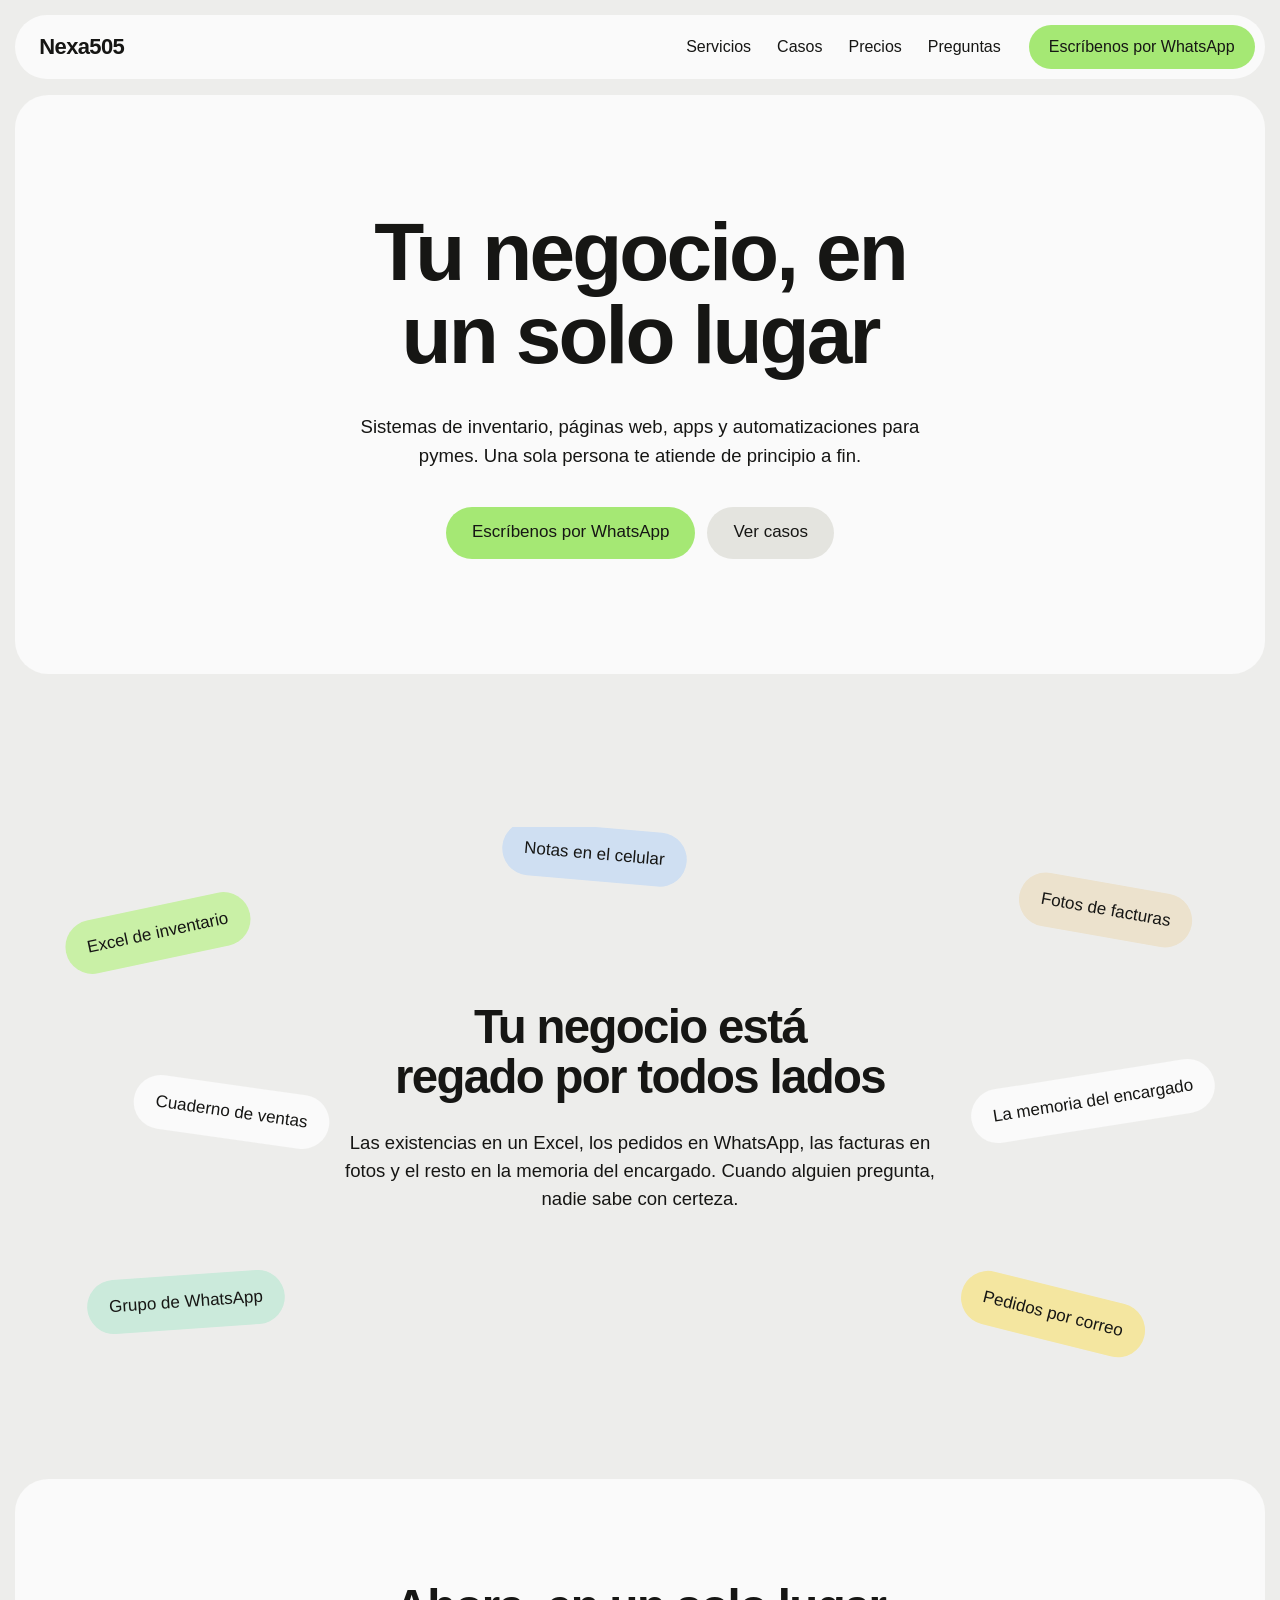
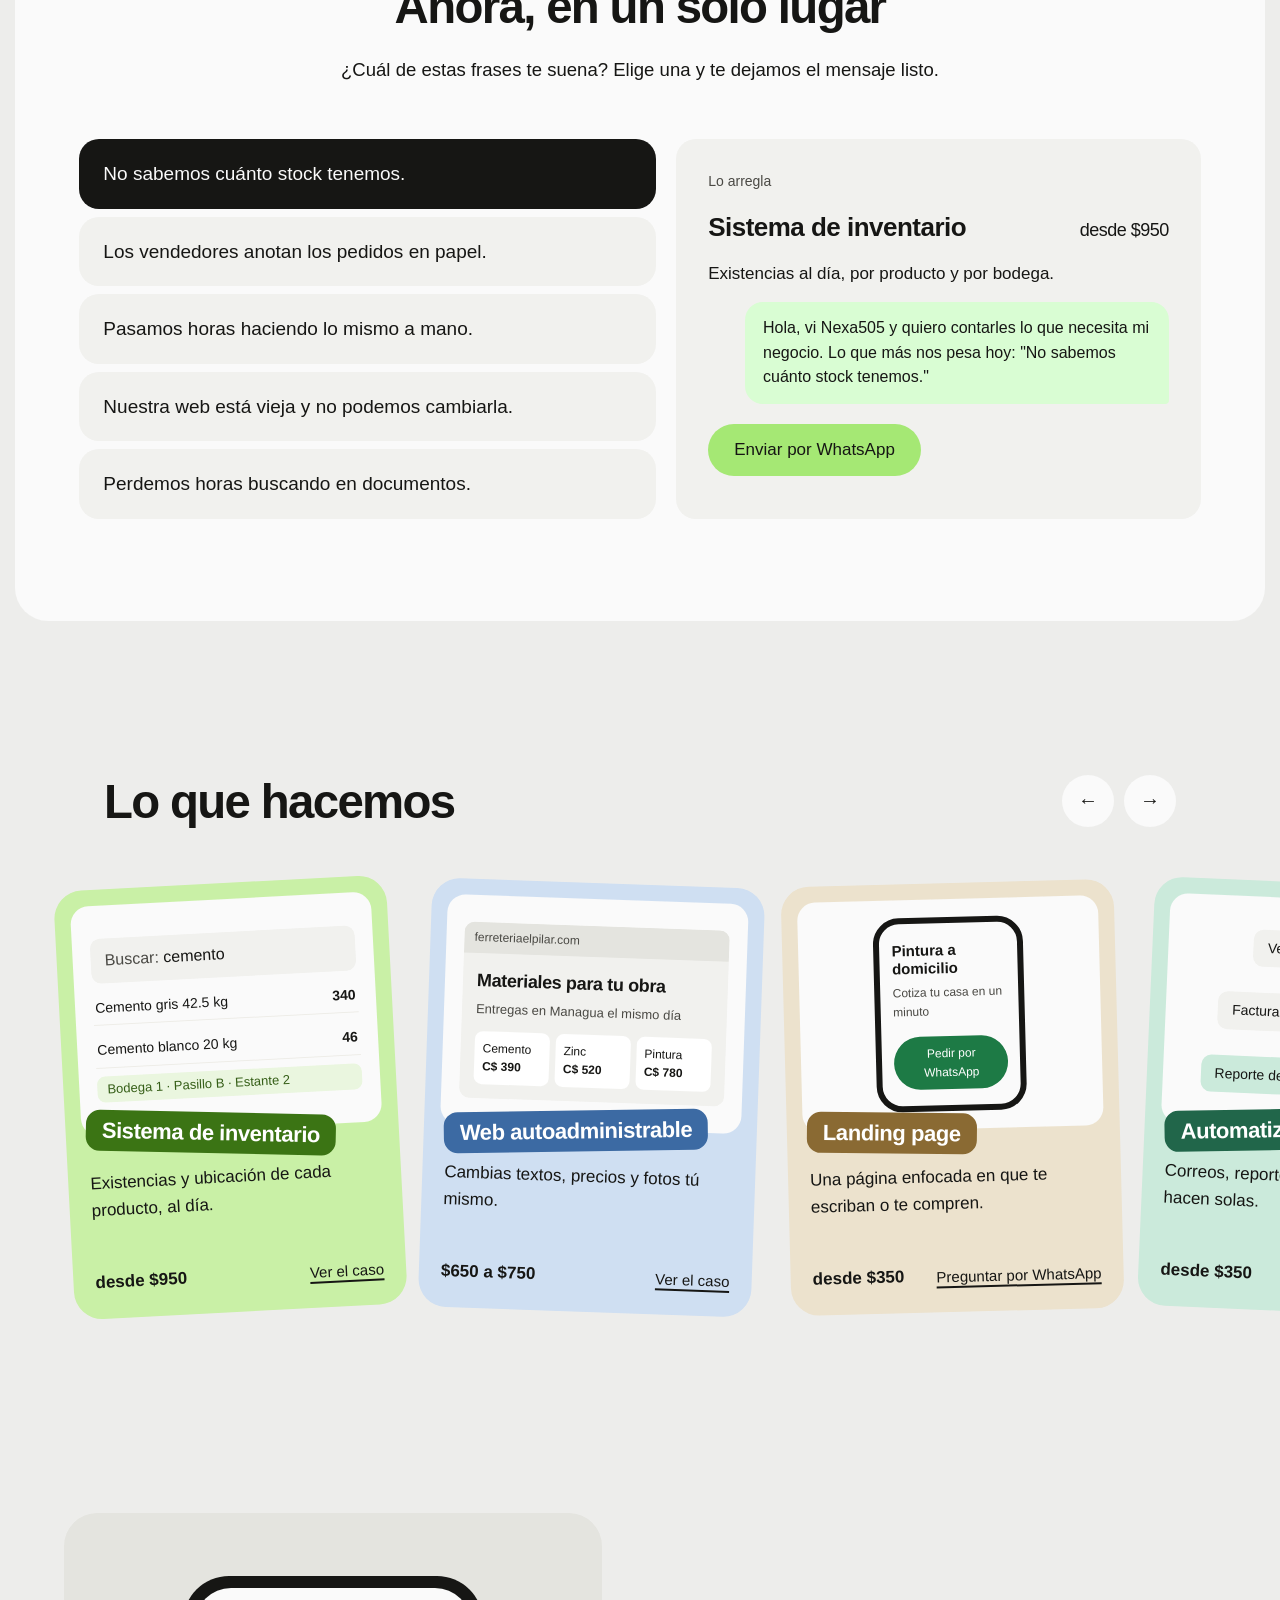
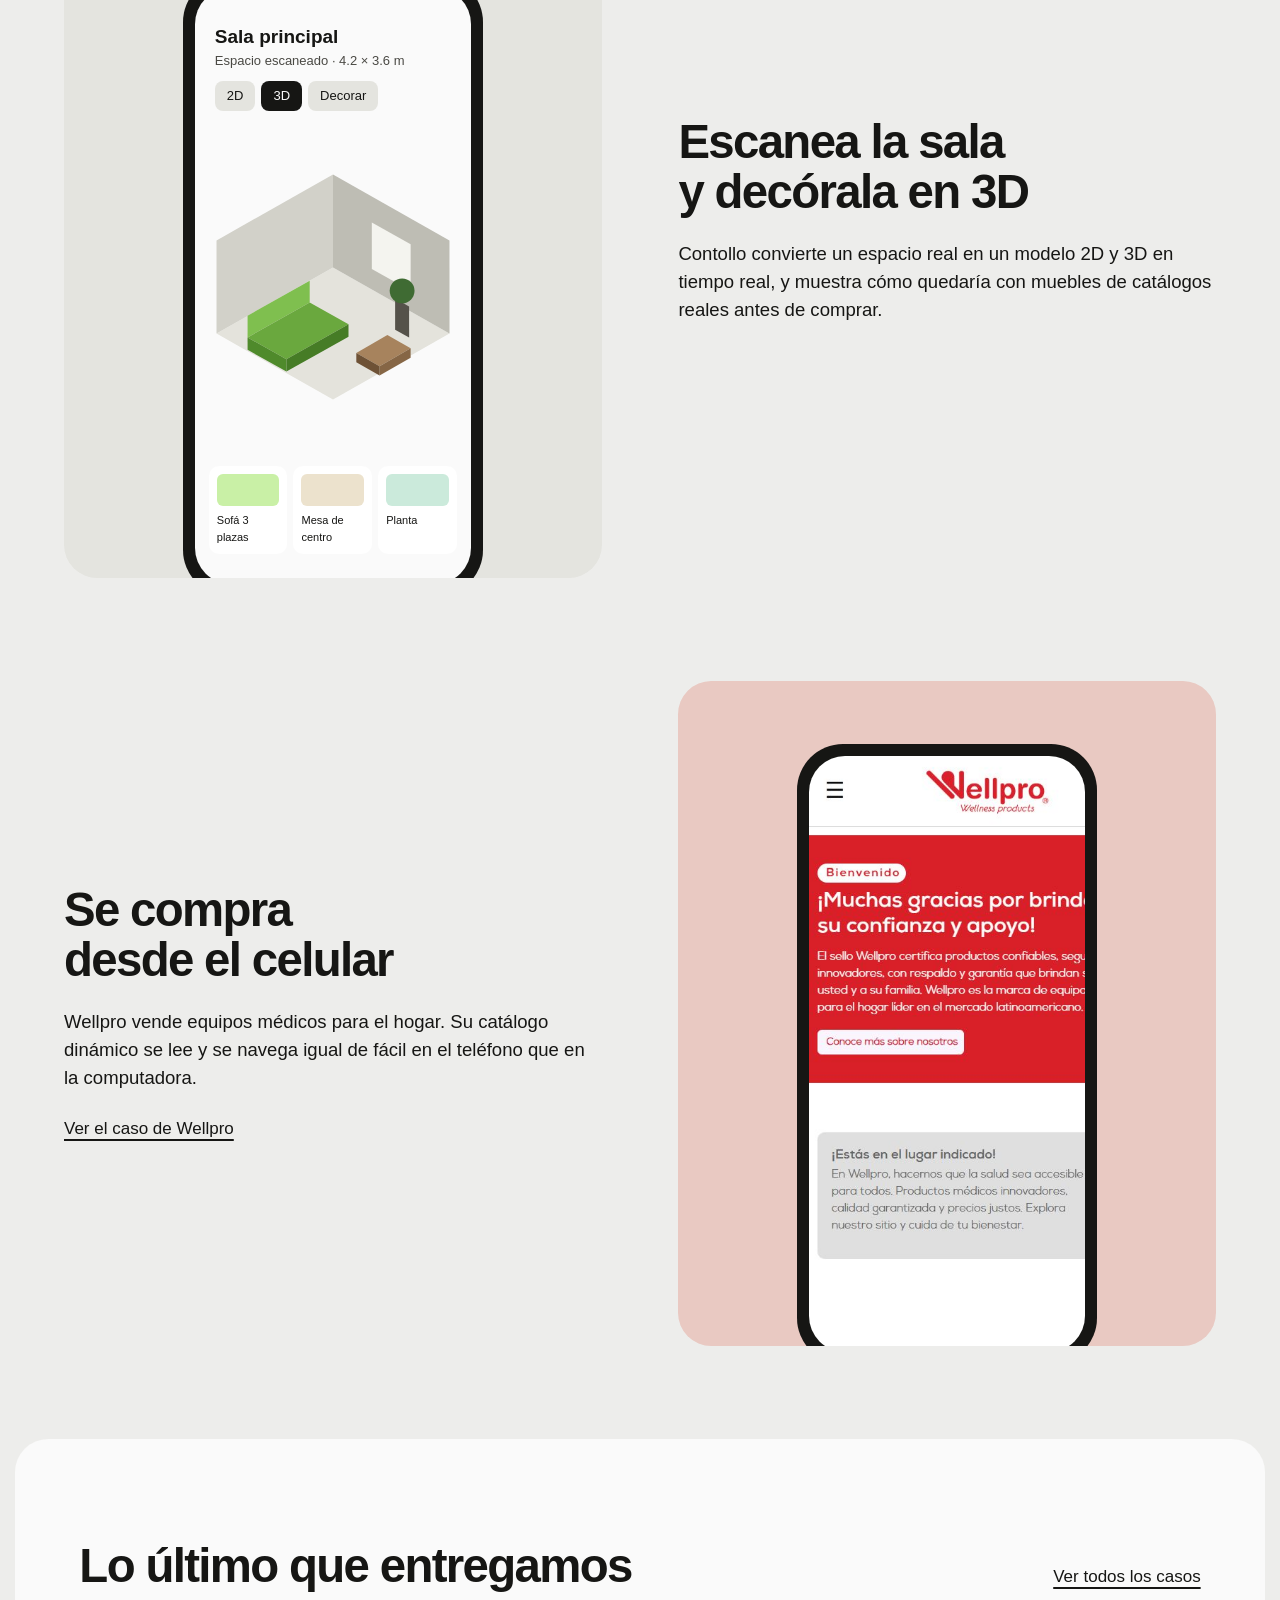
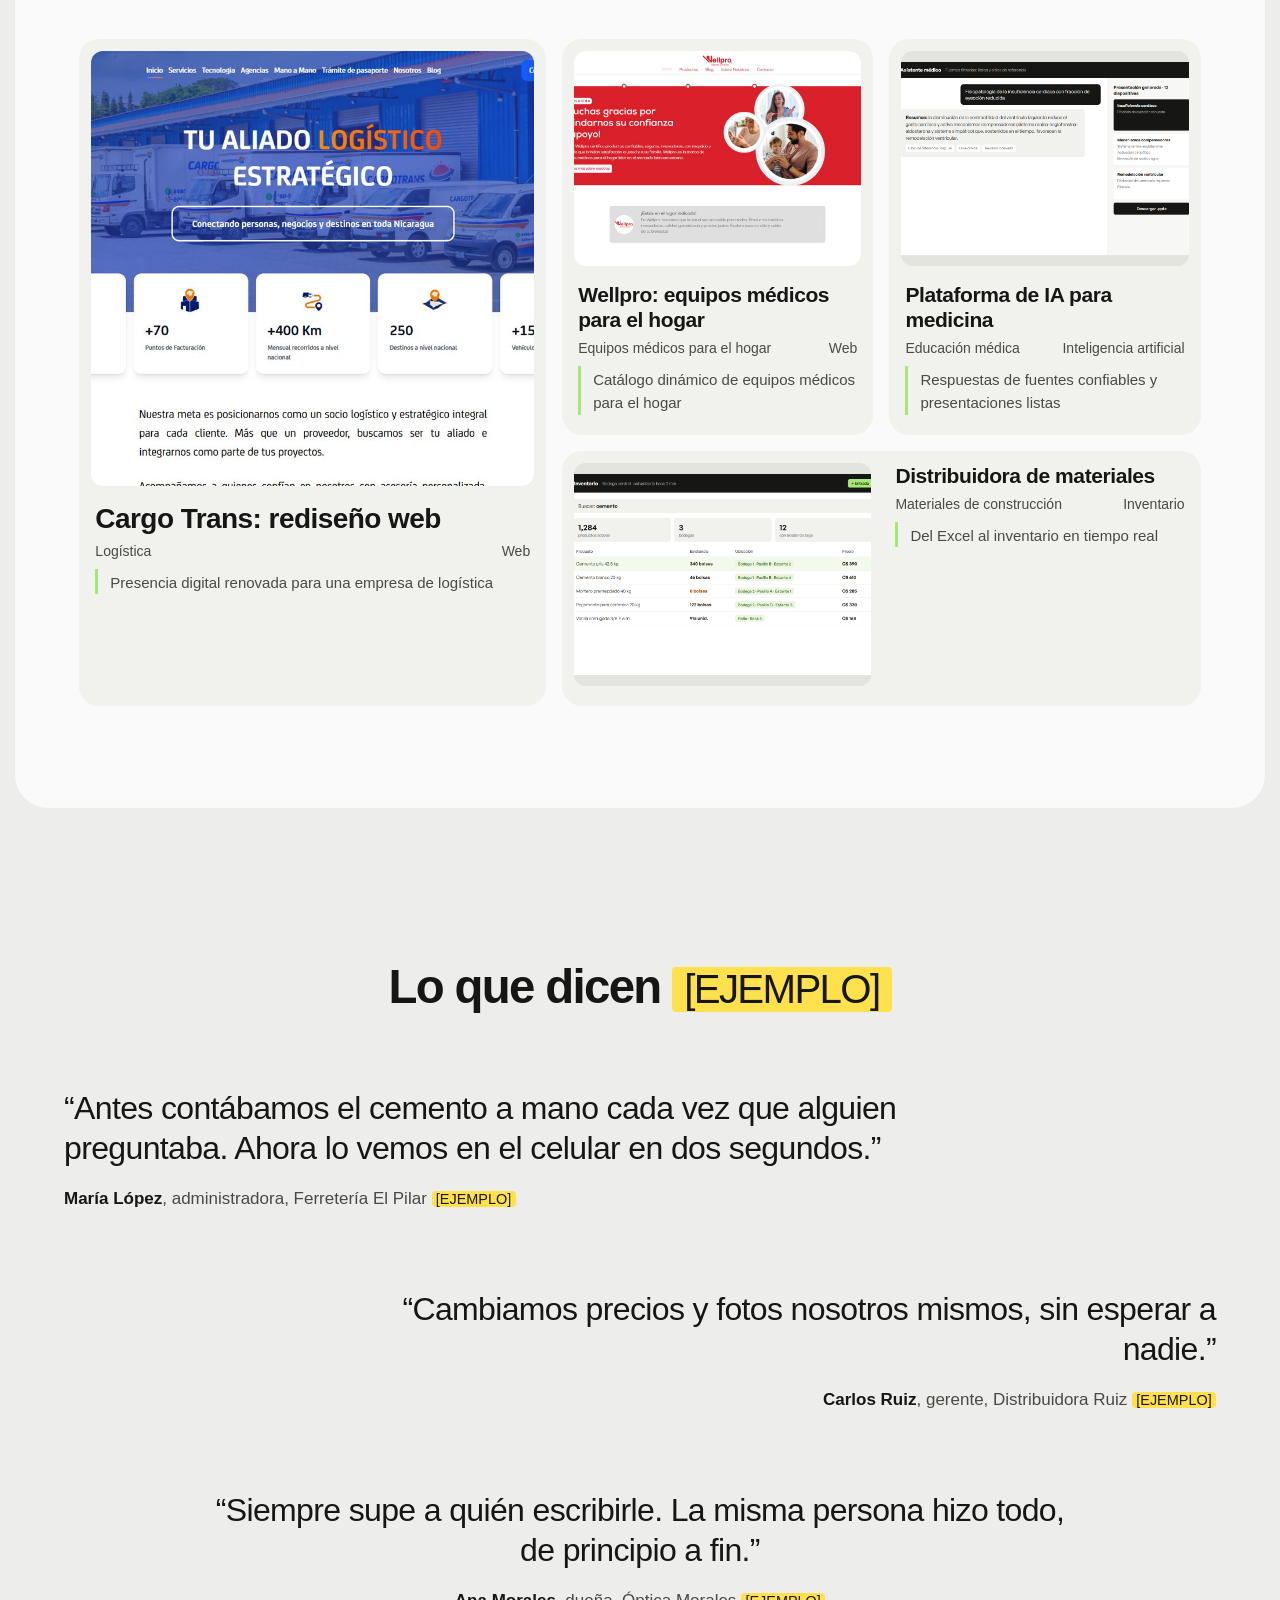
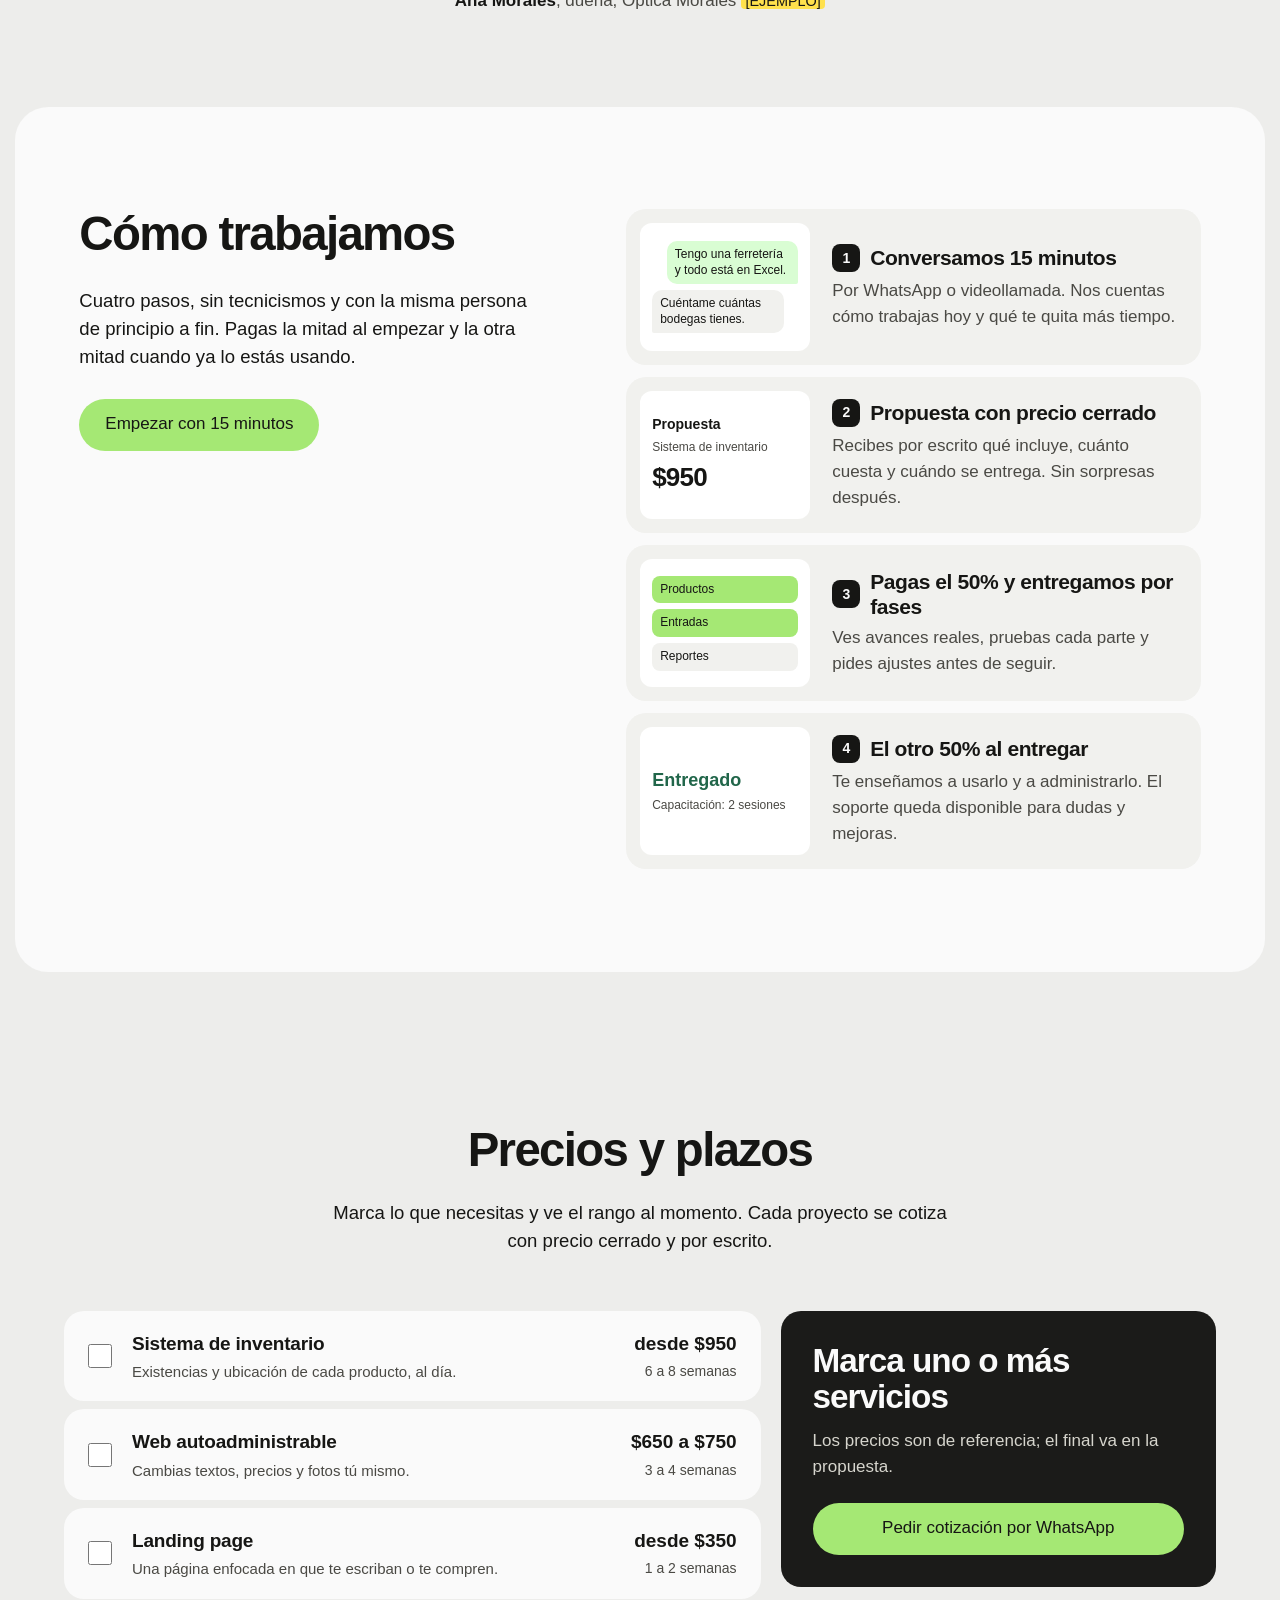
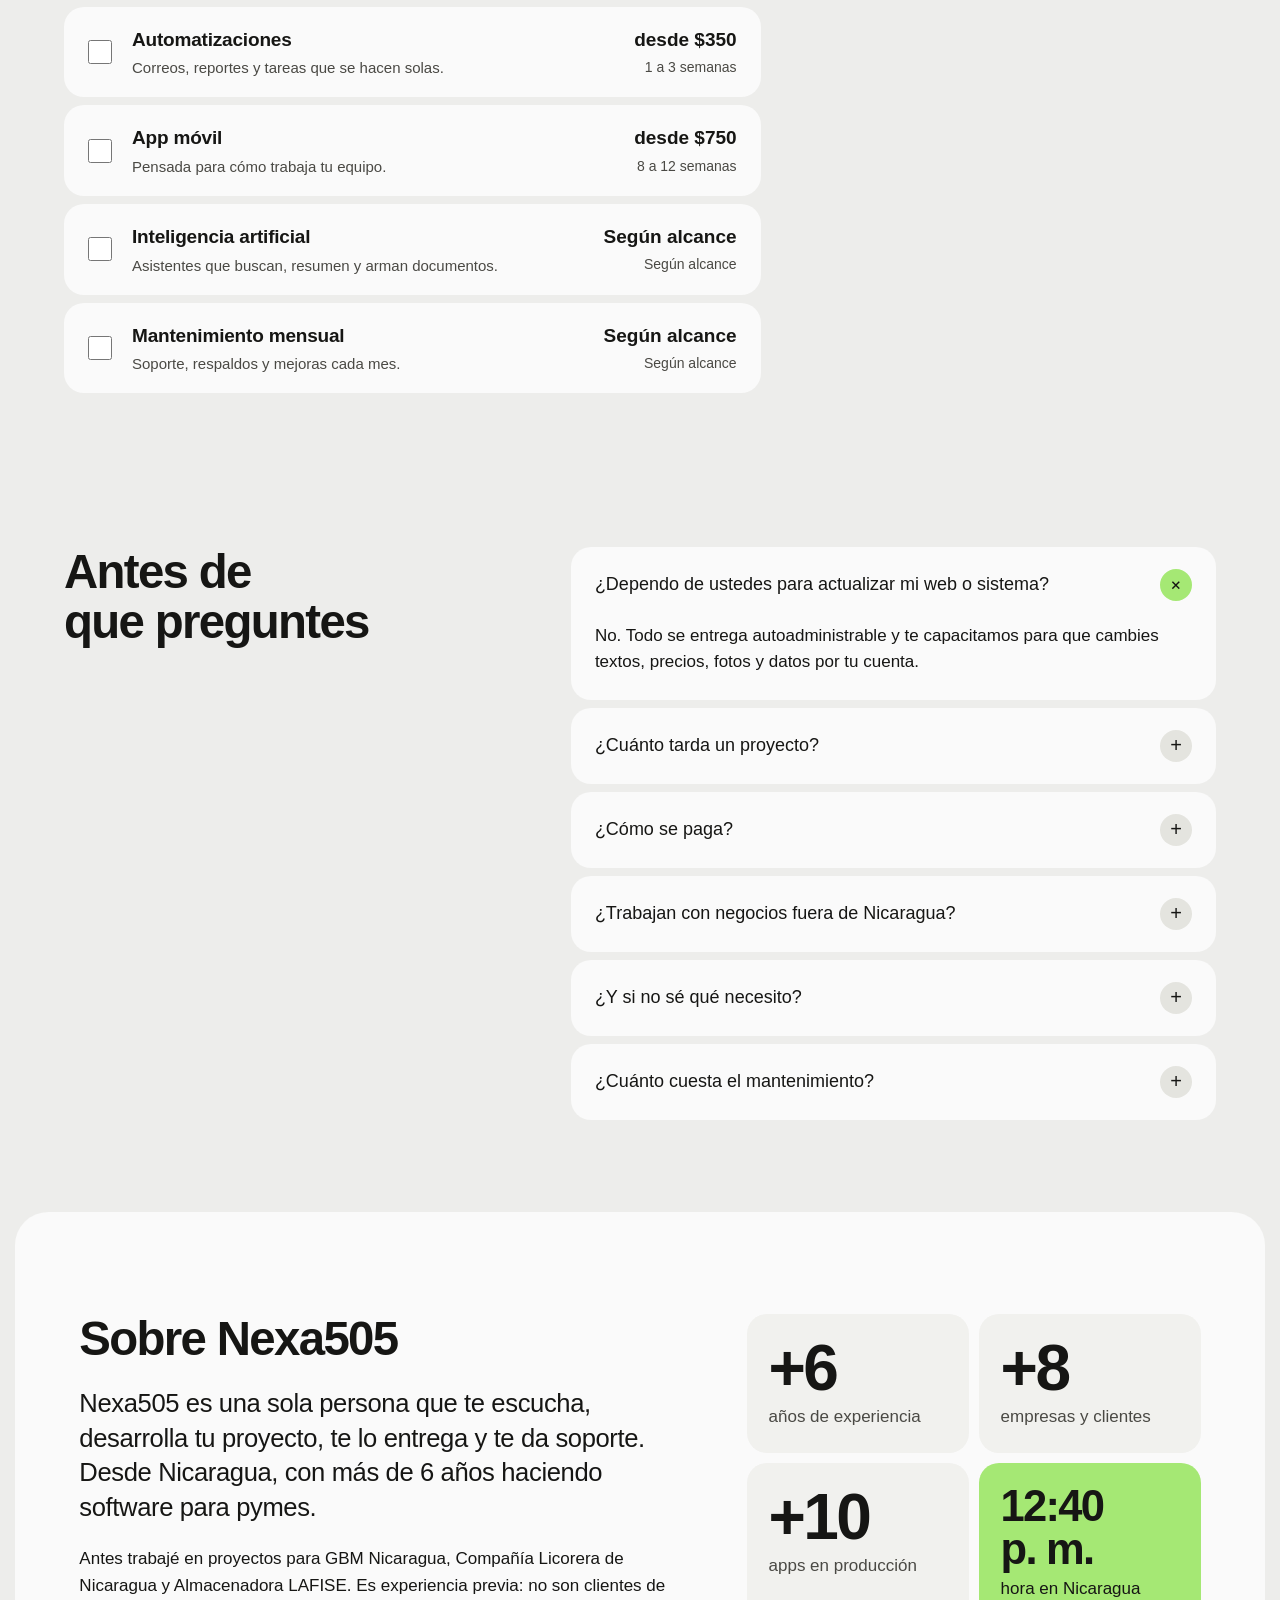
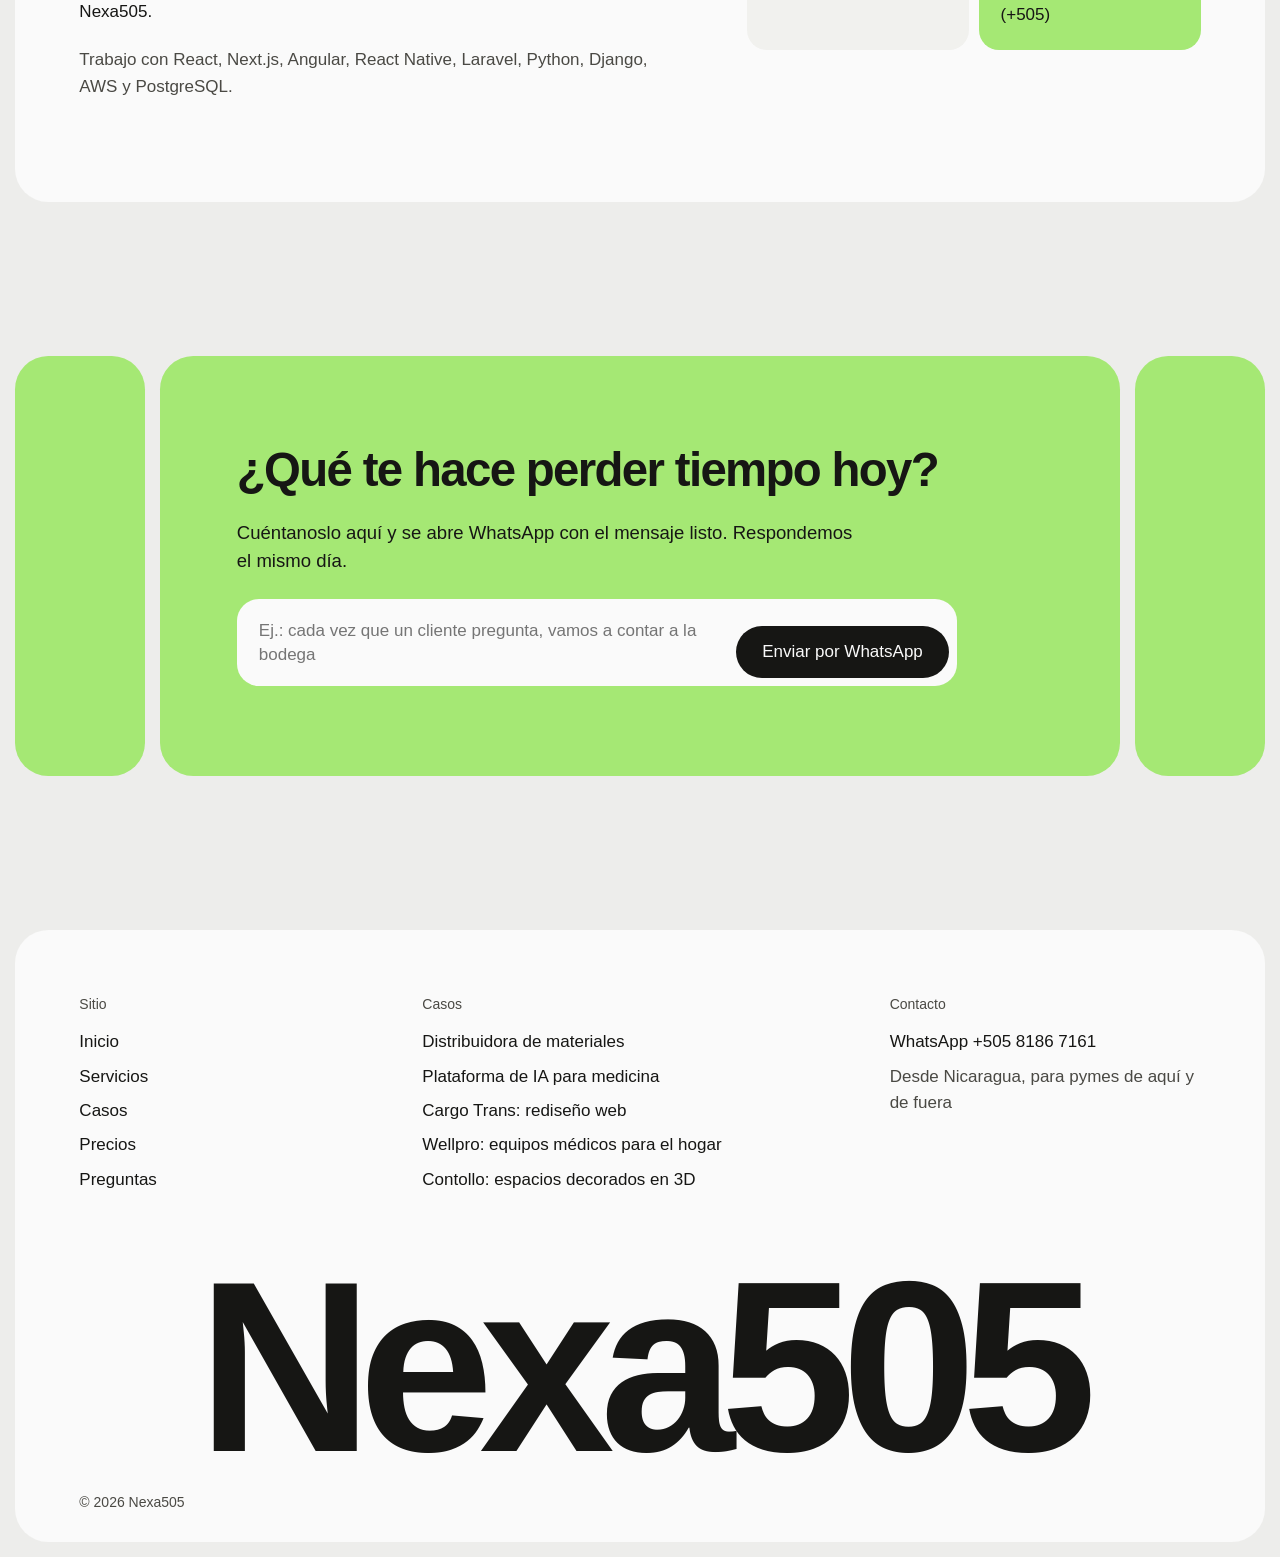
<file: index.html>
<!doctype html>
<html lang="es">
<head>
<meta charset="utf-8">
<meta name="viewport" content="width=device-width, initial-scale=1">
<title>Nexa505 | Sistemas, web y automatización para pymes</title>
<meta name="description" content="Sistemas de inventario, páginas web, automatizaciones, apps e IA a la medida de tu pyme, con un solo responsable. Desde Nicaragua, 6 años de experiencia.">
<meta property="og:title" content="Nexa505 | Sistemas, web y automatización para pymes">
<meta property="og:description" content="Sistemas de inventario, páginas web, automatizaciones, apps e IA a la medida de tu pyme, con un solo responsable. Desde Nicaragua, 6 años de experiencia.">
<meta property="og:type" content="website">
<meta property="og:locale" content="es_NI">
<meta property="og:image" content="https://gelder07.github.io/nexa-505-web/assets/og.png">
<meta property="og:image:width" content="1200">
<meta property="og:image:height" content="630">
<meta name="twitter:card" content="summary_large_image">
<meta name="theme-color" content="#efeee9">
<link rel="icon" href="assets/favicon.svg" type="image/svg+xml">
<link rel="preconnect" href="https://api.fontshare.com" crossorigin>
<link href="https://api.fontshare.com/v2/css?f[]=general-sans@400,500,600&display=swap" rel="stylesheet">
<link rel="stylesheet" href="assets/site.css">
<script>document.documentElement.classList.add('js')</script>
</head>
<body>
<a class="skip" href="#contenido">Saltar al contenido</a>
<header class="top">
  <a class="mark" href="index.html" aria-label="Nexa505, inicio">Nexa505</a>
  <nav class="nav" aria-label="Principal">
    <a class="link" href="index.html#servicios">Servicios</a>
    <a class="link" href="casos/index.html">Casos</a>
    <a class="link" href="index.html#precios">Precios</a>
    <a class="link" href="index.html#preguntas">Preguntas</a>
  </nav>
  <a class="button button-sm top-cta" href="https://wa.me/50581867161?text=Hola%2C%20vi%20Nexa505%20y%20quiero%20contarles%20lo%20que%20necesita%20mi%20negocio." target="_blank" rel="noopener">Escríbenos por WhatsApp</a>
  <details class="menu">
    <summary>Menú</summary>
    <nav aria-label="Principal en celular">
      <a href="index.html">Inicio</a>
      <a href="index.html#servicios">Servicios</a>
      <a href="casos/index.html">Casos</a>
      <a href="index.html#precios">Precios</a>
      <a href="index.html#preguntas">Preguntas</a>
      <a href="https://wa.me/50581867161?text=Hola%2C%20vi%20Nexa505%20y%20quiero%20contarles%20lo%20que%20necesita%20mi%20negocio." target="_blank" rel="noopener">Escríbenos por WhatsApp</a>
    </nav>
  </details>
</header>
<main id="contenido">

<section class="hero sheet" aria-labelledby="h1">
  <div class="hero-text">
    <h1 id="h1" data-rise>Tu negocio, en un solo lugar</h1>
    <p class="hero-sub" data-rise style="--i:1">Sistemas de inventario, páginas web, apps y automatizaciones para pymes. Una sola persona te atiende de principio a fin.</p>
    <div class="hero-actions" data-rise style="--i:2">
      <a class="button" href="https://wa.me/50581867161?text=Hola%2C%20vi%20Nexa505%20y%20quiero%20contarles%20lo%20que%20necesita%20mi%20negocio." target="_blank" rel="noopener">Escríbenos por WhatsApp</a>
      <a class="button button-soft" href="casos/index.html">Ver casos</a>
    </div>
  </div>
</section>

<section class="mess sec" aria-labelledby="h-mess">
  <div class="mess-box">
  <div class="mess-cloud" aria-hidden="true">
    <span class="chip c0" style="--n:0">Excel de inventario</span>
    <span class="chip c1" style="--n:1">Cuaderno de ventas</span>
    <span class="chip c2" style="--n:2">Grupo de WhatsApp</span>
    <span class="chip c3" style="--n:3">Fotos de facturas</span>
    <span class="chip c4" style="--n:4">La memoria del encargado</span>
    <span class="chip c5" style="--n:5">Notas en el celular</span>
    <span class="chip c6" style="--n:6">Pedidos por correo</span>
  </div>
  <div class="mess-text">
    <h2 id="h-mess" class="head" data-reveal>Tu negocio está regado por todos lados</h2>
    <p class="lead" data-reveal style="--i:1">Las existencias en un Excel, los pedidos en WhatsApp, las facturas en fotos y el resto en la memoria del encargado. Cuando alguien pregunta, nadie sabe con certeza.</p>
  </div>
  </div>
</section>

<section class="one sheet sec" aria-labelledby="h-one">
  <div class="one-head">
    <h2 id="h-one" class="head" data-reveal>Ahora, en un solo lugar</h2>
    <p class="lead" data-reveal style="--i:1">¿Cuál de estas frases te suena? Elige una y te dejamos el mensaje listo.</p>
  </div>
  <div class="one-body">
    <div class="phrases" role="group" aria-label="Frases frecuentes" data-reveal>
      <button class="phrase" aria-pressed="true" data-msg="Hola, vi Nexa505 y quiero contarles lo que necesita mi negocio. Lo que más nos pesa hoy: &quot;No sabemos cuánto stock tenemos.&quot;" data-srv="Sistema de inventario" data-det="Existencias al día, por producto y por bodega." data-pr="desde $950">No sabemos cuánto stock tenemos.</button>
      <button class="phrase" aria-pressed="false" data-msg="Hola, vi Nexa505 y quiero contarles lo que necesita mi negocio. Lo que más nos pesa hoy: &quot;Los vendedores anotan los pedidos en papel.&quot;" data-srv="App móvil" data-det="Tu equipo registra pedidos y visitas desde el celular, y tú lo ves al momento." data-pr="desde $750">Los vendedores anotan los pedidos en papel.</button>
      <button class="phrase" aria-pressed="false" data-msg="Hola, vi Nexa505 y quiero contarles lo que necesita mi negocio. Lo que más nos pesa hoy: &quot;Pasamos horas haciendo lo mismo a mano.&quot;" data-srv="Automatizaciones" data-det="Correos, reportes y tareas repetitivas que se hacen solas." data-pr="desde $350">Pasamos horas haciendo lo mismo a mano.</button>
      <button class="phrase" aria-pressed="false" data-msg="Hola, vi Nexa505 y quiero contarles lo que necesita mi negocio. Lo que más nos pesa hoy: &quot;Nuestra web está vieja y no podemos cambiarla.&quot;" data-srv="Web autoadministrable" data-det="Cambias textos, precios y fotos tú mismo, sin esperar a un técnico." data-pr="$650 a $750">Nuestra web está vieja y no podemos cambiarla.</button>
      <button class="phrase" aria-pressed="false" data-msg="Hola, vi Nexa505 y quiero contarles lo que necesita mi negocio. Lo que más nos pesa hoy: &quot;Perdemos horas buscando en documentos.&quot;" data-srv="Inteligencia artificial" data-det="Un asistente que busca en tus documentos y te responde con la fuente." data-pr="Según alcance">Perdemos horas buscando en documentos.</button>
    </div>
    <div class="answer" data-reveal style="--i:1">
      <p class="answer-k">Lo arregla</p>
      <p class="answer-srv"><strong id="ans-srv">Sistema de inventario</strong> <span id="ans-pr" class="nums">desde $950</span></p>
      <p id="ans-det">Existencias al día, por producto y por bodega.</p>
      <p class="bubble" id="ans-msg">Hola, vi Nexa505 y quiero contarles lo que necesita mi negocio. Lo que más nos pesa hoy: &quot;No sabemos cuánto stock tenemos.&quot;</p>
      <a class="button" id="ans-go" href="https://wa.me/50581867161?text=Hola%2C%20vi%20Nexa505%20y%20quiero%20contarles%20lo%20que%20necesita%20mi%20negocio.%20Lo%20que%20m%C3%A1s%20nos%20pesa%20hoy%3A%20%22No%20sabemos%20cu%C3%A1nto%20stock%20tenemos.%22" target="_blank" rel="noopener">Enviar por WhatsApp</a>
    </div>
  </div>
</section>

<section class="srv sec" id="servicios" aria-labelledby="h-serv">
  <div class="srv-head">
    <h2 id="h-serv" class="head" data-reveal>Lo que hacemos</h2>
    <div class="srv-ctrl" data-reveal style="--i:1">
      <button class="round" data-dir="-1" aria-label="Servicio anterior">←</button>
      <button class="round" data-dir="1" aria-label="Servicio siguiente">→</button>
    </div>
  </div>
  <ul class="deck" aria-label="Servicios">
    <li class="card k-lima" style="--rot:-3deg">
      <div class="card-pic" data-ui><div class="d-search">cemento</div><div class="d-row"><span>Cemento gris 42.5 kg</span><b>340</b></div><div class="d-row"><span>Cemento blanco 20 kg</span><b>46</b></div><span class="loc">Bodega 1 · Pasillo B · Estante 2</span></div>
      <h3 class="card-name">Sistema de inventario</h3>
      <p>Existencias y ubicación de cada producto, al día.</p>
      <p class="card-foot"><span class="nums">desde $950</span><a class="srv-go" href="casos/distribuidora-materiales-construccion/index.html">Ver el caso</a></p>
    </li>
    <li class="card k-cielo" style="--rot:2deg">
      <div class="card-pic" data-ui><div class="d-browser"><div class="d-bar">ferreteriaelpilar.com</div><div class="d-page"><strong>Materiales para tu obra</strong><span>Entregas en Managua el mismo día</span><div class="d-prods"><span>Cemento<b>C$ 390</b></span><span>Zinc<b>C$ 520</b></span><span>Pintura<b>C$ 780</b></span></div></div></div></div>
      <h3 class="card-name">Web autoadministrable</h3>
      <p>Cambias textos, precios y fotos tú mismo.</p>
      <p class="card-foot"><span class="nums">$650 a $750</span><a class="srv-go" href="casos/cargo-trans-rediseno-web/index.html">Ver el caso</a></p>
    </li>
    <li class="card k-arena" style="--rot:-1.5deg">
      <div class="card-pic" data-ui><div class="d-phone"><strong>Pintura a domicilio</strong><span>Cotiza tu casa en un minuto</span><span class="d-btn">Pedir por WhatsApp</span></div></div>
      <h3 class="card-name">Landing page</h3>
      <p>Una página enfocada en que te escriban o te compren.</p>
      <p class="card-foot"><span class="nums">desde $350</span><a class="srv-go" href="https://wa.me/50581867161?text=Hola%2C%20me%20interesa%3A%20Landing%20page.%20%C2%BFPodemos%20conversar%3F" target="_blank" rel="noopener">Preguntar por WhatsApp</a></p>
    </li>
    <li class="card k-menta" style="--rot:2.5deg">
      <div class="card-pic" data-ui><div class="d-flow"><span>Venta registrada</span><i aria-hidden="true">↓</i><span>Factura enviada por correo</span><i aria-hidden="true">↓</i><span class="on">Reporte de ventas cada viernes</span></div></div>
      <h3 class="card-name">Automatizaciones</h3>
      <p>Correos, reportes y tareas que se hacen solas.</p>
      <p class="card-foot"><span class="nums">desde $350</span><a class="srv-go" href="https://wa.me/50581867161?text=Hola%2C%20me%20interesa%3A%20Automatizaciones.%20%C2%BFPodemos%20conversar%3F" target="_blank" rel="noopener">Preguntar por WhatsApp</a></p>
    </li>
    <li class="card k-coral" style="--rot:-2deg">
      <div class="card-pic" data-ui><div class="d-phone"><strong>Pedidos de hoy</strong><div class="d-row"><span>Óptica Morales</span><b>3</b></div><div class="d-row"><span>Bodega Norte</span><b>7</b></div><div class="d-row"><span>Ruta Masaya</span><b>12</b></div></div></div>
      <h3 class="card-name">App móvil</h3>
      <p>Pensada para cómo trabaja tu equipo.</p>
      <p class="card-foot"><span class="nums">desde $750</span><a class="srv-go" href="casos/contollo-app-espacios-3d/index.html">Ver el caso</a></p>
    </li>
    <li class="card k-tinta" style="--rot:1.5deg">
      <div class="card-pic" data-ui><div class="d-chat"><p class="q">Resume el capítulo de insuficiencia cardiaca</p><p class="a">Listo: resumen de 1 página y presentación de 12 diapositivas, con 3 fuentes.</p></div></div>
      <h3 class="card-name">Inteligencia artificial</h3>
      <p>Asistentes que buscan, resumen y arman documentos.</p>
      <p class="card-foot"><span class="nums">Según alcance</span><a class="srv-go" href="casos/plataforma-ia-estudiantes-medicina/index.html">Ver el caso</a></p>
    </li>
    <li class="card k-amarillo" style="--rot:-2.5deg">
      <div class="card-pic" data-ui><div class="d-check"><span>Respaldo diario<b>2:00 a. m.</b></span><span>Actualizaciones<b>Al día</b></span><span>Cambio pedido: precio del cemento<b>Hecho</b></span></div></div>
      <h3 class="card-name">Mantenimiento mensual</h3>
      <p>Soporte, respaldos y mejoras cada mes.</p>
      <p class="card-foot"><span class="nums">Según alcance</span><a class="srv-go" href="https://wa.me/50581867161?text=Hola%2C%20me%20interesa%3A%20Mantenimiento%20mensual.%20%C2%BFPodemos%20conversar%3F" target="_blank" rel="noopener">Preguntar por WhatsApp</a></p>
    </li>
  </ul>
</section>

<section class="apps sec" aria-labelledby="h-apps">
  <h2 id="h-apps" class="sr">Apps móviles</h2>
  <article class="app-row">
    <div class="app-panel" data-reveal>
      <div class="phone" data-ui><div class="phone-in contollo">
        <p class="ph-h">Sala principal<span>Espacio escaneado · 4.2 × 3.6 m</span></p>
        <p class="ph-tabs"><span>2D</span><span class="on">3D</span><span>Decorar</span></p>
        <svg class="room" viewBox="0 -20 340 300" role="img" aria-label="Sala en 3D con sofá, mesa y planta">
          <polygon points="170,110 320,195 170,280 20,195" fill="#e4e3dc"/>
          <polygon points="20,195 20,75 170,-10 170,110" fill="#d2d1c9"/>
          <polygon points="170,110 170,-10 320,75 320,195" fill="#bebdb4"/>
          <polygon points="220,52 270,80 270,140 220,112" fill="#f4f4ef"/>
          <g class="drop d1"><polygon points="60,200 60,172 140,127 140,155" fill="#7fbf4f"/><polygon points="60,200 140,155 190,183 110,228" fill="#6aa83e"/><polygon points="60,200 110,228 110,244 60,216" fill="#4f8a2b"/><polygon points="110,228 190,183 190,199 110,244" fill="#467c26"/></g>
          <g class="drop d2"><polygon points="200,220 240,197 270,214 230,237" fill="#a7835d"/><polygon points="230,237 270,214 270,226 230,249" fill="#866645"/><polygon points="200,220 230,237 230,249 200,232" fill="#6e5236"/></g>
          <g class="drop d3"><polygon points="250,150 268,160 268,200 250,190" fill="#55524a"/><circle cx="259" cy="140" r="16" fill="#3f6b33"/></g>
        </svg>
        <p class="ph-cat"><span>Sofá 3 plazas</span><span>Mesa de centro</span><span>Planta</span></p>
      </div></div>
    </div>
    <div class="app-text">
      <h3 class="head" data-reveal>Escanea la sala y decórala en 3D</h3>
      <p class="lead" data-reveal style="--i:1">Contollo convierte un espacio real en un modelo 2D y 3D en tiempo real, y muestra cómo quedaría con muebles de catálogos reales antes de comprar.</p>
      <a class="link-plain" href="casos/contollo-app-espacios-3d/index.html" data-reveal style="--i:2">Ver el caso de Contollo</a>
    </div>
  </article>
  <article class="app-row app-row-flip">
    <div class="app-panel app-panel-red" data-reveal>
      <div class="phone" data-ui><div class="phone-in phone-scroll"><img class="cover" src="assets/img/wellpro-movil.jpg" width="390" height="844" alt="Sitio de Wellpro en un celular: catálogo de equipos médicos para el hogar" loading="lazy" decoding="async"></div></div>
    </div>
    <div class="app-text">
      <h3 class="head" data-reveal>Se compra desde el celular</h3>
      <p class="lead" data-reveal style="--i:1">Wellpro vende equipos médicos para el hogar. Su catálogo dinámico se lee y se navega igual de fácil en el teléfono que en la computadora.</p>
      <a class="link-plain" href="casos/wellpro-equipos-medicos-hogar/index.html" data-reveal style="--i:2">Ver el caso de Wellpro</a>
    </div>
  </article>
</section>

<section class="work sheet sec" id="casos" aria-labelledby="h-casos">
  <div class="work-head">
    <h2 id="h-casos" class="head" data-reveal>Lo último que entregamos</h2>
    <a class="link-plain" href="casos/index.html" data-reveal style="--i:1">Ver todos los casos</a>
  </div>
  <div class="work-grid">
    <a class="wk wk-big" href="casos/cargo-trans-rediseno-web/index.html" data-reveal style="--i:0">
      <span class="wk-pic"><img class="cover" src="assets/img/cargotrans-escritorio.jpg" width="1200" height="750" alt="Página de inicio del sitio de Cargo Trans con su flota de camiones y cifras de la empresa" style="object-position:top" loading="lazy" decoding="async"></span>
      <strong>Cargo Trans: rediseño web</strong>
      <span class="wk-meta"><span>Logística</span><span>Web</span></span>
      <span class="wk-line">Presencia digital renovada para una empresa de logística</span>
    </a>
    <a class="wk" href="casos/wellpro-equipos-medicos-hogar/index.html" data-reveal style="--i:1">
      <span class="wk-pic"><img class="cover" src="assets/img/wellpro-escritorio.jpg" width="1200" height="750" alt="Página de inicio del sitio de Wellpro con su mensaje de bienvenida en fondo rojo" style="object-position:top" loading="lazy" decoding="async"></span>
      <strong>Wellpro: equipos médicos para el hogar</strong>
      <span class="wk-meta"><span>Equipos médicos para el hogar</span><span>Web</span></span>
      <span class="wk-line">Catálogo dinámico de equipos médicos para el hogar</span>
    </a>
    <a class="wk" href="casos/plataforma-ia-estudiantes-medicina/index.html" data-reveal style="--i:2">
      <span class="wk-pic"><img class="cover" src="assets/img/ui-ia.png" width="1200" height="800" alt="Pantalla de un asistente médico con una respuesta resumida, sus fuentes y una presentación generada" style="object-position:top" loading="lazy" decoding="async"></span>
      <strong>Plataforma de IA para medicina</strong>
      <span class="wk-meta"><span>Educación médica</span><span>Inteligencia artificial</span></span>
      <span class="wk-line">Respuestas de fuentes confiables y presentaciones listas</span>
    </a>
    <a class="wk" href="casos/distribuidora-materiales-construccion/index.html" data-reveal style="--i:3">
      <span class="wk-pic"><img class="cover" src="assets/img/ui-inventario.png" width="1200" height="800" alt="Pantalla de un sistema de inventario: búsqueda de cemento con existencias y ubicación por bodega, pasillo y estante" style="object-position:top" loading="lazy" decoding="async"></span>
      <strong>Distribuidora de materiales</strong>
      <span class="wk-meta"><span>Materiales de construcción</span><span>Inventario</span></span>
      <span class="wk-line">Del Excel al inventario en tiempo real</span>
    </a>
  </div>
</section>

<section class="quotes sec" aria-labelledby="h-quotes">
  <h2 id="h-quotes" class="head" data-reveal>Lo que dicen <span class="pend">[EJEMPLO]</span></h2>
  <figure class="quote q0" data-reveal style="--i:0">
    <blockquote><p>“Antes contábamos el cemento a mano cada vez que alguien preguntaba. Ahora lo vemos en el celular en dos segundos.”</p></blockquote>
    <figcaption><strong>María López</strong>, administradora, Ferretería El Pilar <span class="pend">[EJEMPLO]</span></figcaption>
  </figure>
  <figure class="quote q1" data-reveal style="--i:1">
    <blockquote><p>“Cambiamos precios y fotos nosotros mismos, sin esperar a nadie.”</p></blockquote>
    <figcaption><strong>Carlos Ruiz</strong>, gerente, Distribuidora Ruiz <span class="pend">[EJEMPLO]</span></figcaption>
  </figure>
  <figure class="quote q2" data-reveal style="--i:2">
    <blockquote><p>“Siempre supe a quién escribirle. La misma persona hizo todo, de principio a fin.”</p></blockquote>
    <figcaption><strong>Ana Morales</strong>, dueña, Óptica Morales <span class="pend">[EJEMPLO]</span></figcaption>
  </figure>
</section>

<section class="how sheet sec" aria-labelledby="h-how">
  <div class="how-text">
    <h2 id="h-how" class="head" data-reveal>Cómo trabajamos</h2>
    <p class="lead" data-reveal style="--i:1">Cuatro pasos, sin tecnicismos y con la misma persona de principio a fin. Pagas la mitad al empezar y la otra mitad cuando ya lo estás usando.</p>
    <a class="button" href="https://wa.me/50581867161?text=Hola%2C%20vi%20Nexa505%20y%20quiero%20contarles%20lo%20que%20necesita%20mi%20negocio." target="_blank" rel="noopener" data-reveal style="--i:2">Empezar con 15 minutos</a>
  </div>
  <ol class="how-list">
    <li class="how-item" data-reveal style="--i:0">
      <div class="how-pic how-charla" data-ui aria-hidden="true"><span class="b-in">Tengo una ferretería y todo está en Excel.</span><span class="b-out">Cuéntame cuántas bodegas tienes.</span></div>
      <div><h3>Conversamos 15 minutos</h3><p>Por WhatsApp o videollamada. Nos cuentas cómo trabajas hoy y qué te quita más tiempo.</p></div>
    </li>
    <li class="how-item" data-reveal style="--i:1">
      <div class="how-pic how-propuesta" data-ui aria-hidden="true"><span class="doc-h">Propuesta</span><span class="doc-l">Sistema de inventario</span><span class="doc-p">$950</span></div>
      <div><h3>Propuesta con precio cerrado</h3><p>Recibes por escrito qué incluye, cuánto cuesta y cuándo se entrega. Sin sorpresas después.</p></div>
    </li>
    <li class="how-item" data-reveal style="--i:2">
      <div class="how-pic how-fases" data-ui aria-hidden="true"><span class="ph on">Productos</span><span class="ph on">Entradas</span><span class="ph">Reportes</span></div>
      <div><h3>Pagas el 50% y entregamos por fases</h3><p>Ves avances reales, pruebas cada parte y pides ajustes antes de seguir.</p></div>
    </li>
    <li class="how-item" data-reveal style="--i:3">
      <div class="how-pic how-entrega" data-ui aria-hidden="true"><span class="ok">Entregado</span><span class="doc-l">Capacitación: 2 sesiones</span></div>
      <div><h3>El otro 50% al entregar</h3><p>Te enseñamos a usarlo y a administrarlo. El soporte queda disponible para dudas y mejoras.</p></div>
    </li>
  </ol>
</section>

<section class="pricing sec" id="precios" aria-labelledby="h-precios">
  <div class="pricing-head">
    <h2 id="h-precios" class="head" data-reveal>Precios y plazos</h2>
    <p class="lead" data-reveal style="--i:1">Marca lo que necesitas y ve el rango al momento. Cada proyecto se cotiza con precio cerrado y por escrito.</p>
  </div>
  <form class="quote-form" action="https://wa.me/50581867161?text=" method="get" target="_blank" data-reveal>
    <fieldset class="menu-list">
      <legend class="sr">Servicios para cotizar</legend>
      <label class="menu-item">
        <input type="checkbox" value="inventario" data-n="Sistema de inventario" data-min="950" data-max="950" data-sem="6-8">
        <span class="menu-n">Sistema de inventario</span>
        <span class="menu-p nums">desde $950</span>
        <span class="menu-d">Existencias y ubicación de cada producto, al día.</span>
        <span class="menu-t">6 a 8 semanas</span>
      </label>
      <label class="menu-item">
        <input type="checkbox" value="web" data-n="Web autoadministrable" data-min="650" data-max="750" data-sem="3-4">
        <span class="menu-n">Web autoadministrable</span>
        <span class="menu-p nums">$650 a $750</span>
        <span class="menu-d">Cambias textos, precios y fotos tú mismo.</span>
        <span class="menu-t">3 a 4 semanas</span>
      </label>
      <label class="menu-item">
        <input type="checkbox" value="landing" data-n="Landing page" data-min="350" data-max="350" data-sem="1-2">
        <span class="menu-n">Landing page</span>
        <span class="menu-p nums">desde $350</span>
        <span class="menu-d">Una página enfocada en que te escriban o te compren.</span>
        <span class="menu-t">1 a 2 semanas</span>
      </label>
      <label class="menu-item">
        <input type="checkbox" value="auto" data-n="Automatizaciones" data-min="350" data-max="350" data-sem="1-3">
        <span class="menu-n">Automatizaciones</span>
        <span class="menu-p nums">desde $350</span>
        <span class="menu-d">Correos, reportes y tareas que se hacen solas.</span>
        <span class="menu-t">1 a 3 semanas</span>
      </label>
      <label class="menu-item">
        <input type="checkbox" value="app" data-n="App móvil" data-min="750" data-max="750" data-sem="8-12">
        <span class="menu-n">App móvil</span>
        <span class="menu-p nums">desde $750</span>
        <span class="menu-d">Pensada para cómo trabaja tu equipo.</span>
        <span class="menu-t">8 a 12 semanas</span>
      </label>
      <label class="menu-item">
        <input type="checkbox" value="ia" data-n="Inteligencia artificial" data-min="" data-max="" data-sem="">
        <span class="menu-n">Inteligencia artificial</span>
        <span class="menu-p nums">Según alcance</span>
        <span class="menu-d">Asistentes que buscan, resumen y arman documentos.</span>
        <span class="menu-t">Según alcance</span>
      </label>
      <label class="menu-item">
        <input type="checkbox" value="mant" data-n="Mantenimiento mensual" data-min="" data-max="" data-sem="">
        <span class="menu-n">Mantenimiento mensual</span>
        <span class="menu-p nums">Según alcance</span>
        <span class="menu-d">Soporte, respaldos y mejoras cada mes.</span>
        <span class="menu-t">Según alcance</span>
      </label>
    </fieldset>
    <div class="quote-sum" aria-live="polite">
      <p class="qs-total nums" id="q-total">Marca uno o más servicios</p>
      <p class="qs-time" id="q-time">Los precios son de referencia; el final va en la propuesta.</p>
      <input type="hidden" name="text" id="q-text" value="Hola, vi Nexa505 y quiero contarles lo que necesita mi negocio.">
      <button class="button" type="submit">Pedir cotización por WhatsApp</button>
    </div>
  </form>
</section>

<section class="faq sec" id="preguntas" aria-labelledby="h-faq">
  <h2 id="h-faq" class="head" data-reveal>Antes de que preguntes</h2>
  <div class="faq-list">
    <details class="faq-item" data-reveal style="--i:0" open><summary>¿Dependo de ustedes para actualizar mi web o sistema?</summary><p>No. Todo se entrega autoadministrable y te capacitamos para que cambies textos, precios, fotos y datos por tu cuenta.</p></details>
    <details class="faq-item" data-reveal style="--i:1"><summary>¿Cuánto tarda un proyecto?</summary><p>Depende del servicio: una landing page, de 1 a 2 semanas; una web autoadministrable, de 3 a 4; un sistema de inventario, de 6 a 8; una app móvil, de 8 a 12. El plazo exacto va por escrito en la propuesta.</p></details>
    <details class="faq-item" data-reveal style="--i:2"><summary>¿Cómo se paga?</summary><p>El 50% al empezar y el otro 50% al entregar. El precio es cerrado: lo que dice la propuesta es lo que pagas.</p></details>
    <details class="faq-item" data-reveal style="--i:0"><summary>¿Trabajan con negocios fuera de Nicaragua?</summary><p>Sí. Trabajamos por videollamada y WhatsApp con negocios de otros países.</p></details>
    <details class="faq-item" data-reveal style="--i:1"><summary>¿Y si no sé qué necesito?</summary><p>Empezamos con una conversación de 15 minutos y te decimos por dónde conviene comenzar, aunque sea algo pequeño.</p></details>
    <details class="faq-item" data-reveal style="--i:2"><summary>¿Cuánto cuesta el mantenimiento?</summary><p>Según el alcance: no es lo mismo cuidar una landing page que un sistema de inventario con varias bodegas. Te lo cotizamos junto con el proyecto.</p></details>
  </div>
</section>

<section class="about sheet sec" id="nosotros" aria-labelledby="h-about">
  <div class="about-text">
    <h2 id="h-about" class="head" data-reveal>Sobre Nexa505</h2>
    <p class="about-lead" data-reveal style="--i:1">Nexa505 es una sola persona que te escucha, desarrolla tu proyecto, te lo entrega y te da soporte. Desde Nicaragua, con más de 6 años haciendo software para pymes.</p>
    <p data-reveal style="--i:2">Antes trabajé en proyectos para GBM Nicaragua, Compañía Licorera de Nicaragua y Almacenadora LAFISE. Es experiencia previa: no son clientes de Nexa505.</p>
    <p class="tech" data-reveal style="--i:3">Trabajo con React, Next.js, Angular, React Native, Laravel, Python, Django, AWS y PostgreSQL.</p>
  </div>
  <dl class="figs">
    <div data-reveal><dt>años de experiencia</dt><dd>+6</dd></div>
    <div data-reveal style="--i:1"><dt>empresas y clientes</dt><dd>+8</dd></div>
    <div data-reveal style="--i:2"><dt>apps en producción</dt><dd>+10</dd></div>
    <div class="fig-clock" data-reveal style="--i:3"><dt>hora en Nicaragua (+505)</dt><dd class="nums" data-clock>UTC−6</dd></div>
  </dl>
</section>

<section class="close sec" aria-labelledby="h-close">
  <div class="close-side" aria-hidden="true"></div>
  <div class="close-main" data-reveal>
    <h2 id="h-close" class="head">¿Qué te hace perder tiempo hoy?</h2>
    <p class="lead">Cuéntanoslo aquí y se abre WhatsApp con el mensaje listo. Respondemos el mismo día.</p>
    <form class="close-form" action="https://wa.me/50581867161?text=" method="get" target="_blank">
      <label class="sr" for="close-q">Qué te hace perder tiempo</label>
      <textarea id="close-q" rows="2" placeholder="Ej.: cada vez que un cliente pregunta, vamos a contar a la bodega"></textarea>
      <input type="hidden" name="text" value="Hola, vi Nexa505 y quiero contarles lo que necesita mi negocio." id="close-text">
      <button class="button button-ink" type="submit">Enviar por WhatsApp</button>
    </form>
  </div>
  <div class="close-side" aria-hidden="true"></div>
</section>

</main>
<footer class="foot">
  <div class="foot-cols">
    <nav aria-label="Sitio"><h2>Sitio</h2><a class="link" href="index.html">Inicio</a><a class="link" href="index.html#servicios">Servicios</a><a class="link" href="casos/index.html">Casos</a><a class="link" href="index.html#precios">Precios</a><a class="link" href="index.html#preguntas">Preguntas</a></nav>
    <nav aria-label="Casos"><h2>Casos</h2><a class="link" href="casos/distribuidora-materiales-construccion/index.html">Distribuidora de materiales</a><a class="link" href="casos/plataforma-ia-estudiantes-medicina/index.html">Plataforma de IA para medicina</a><a class="link" href="casos/cargo-trans-rediseno-web/index.html">Cargo Trans: rediseño web</a><a class="link" href="casos/wellpro-equipos-medicos-hogar/index.html">Wellpro: equipos médicos para el hogar</a><a class="link" href="casos/contollo-app-espacios-3d/index.html">Contollo: espacios decorados en 3D</a></nav>
    <div><h2>Contacto</h2>
      <a class="link" href="https://wa.me/50581867161?text=Hola%2C%20vi%20Nexa505%20y%20quiero%20contarles%20lo%20que%20necesita%20mi%20negocio." target="_blank" rel="noopener">WhatsApp +505 8186 7161</a>
      <span>Desde Nicaragua, para pymes de aquí y de fuera</span>
    </div>
  </div>
  <p class="foot-name" aria-hidden="true">Nexa505</p>
  <div class="foot-last">
    <span>© 2026 Nexa505</span>
    
  </div>
</footer>
<script src="assets/site.js" defer></script>
</body>
</html>
</file>
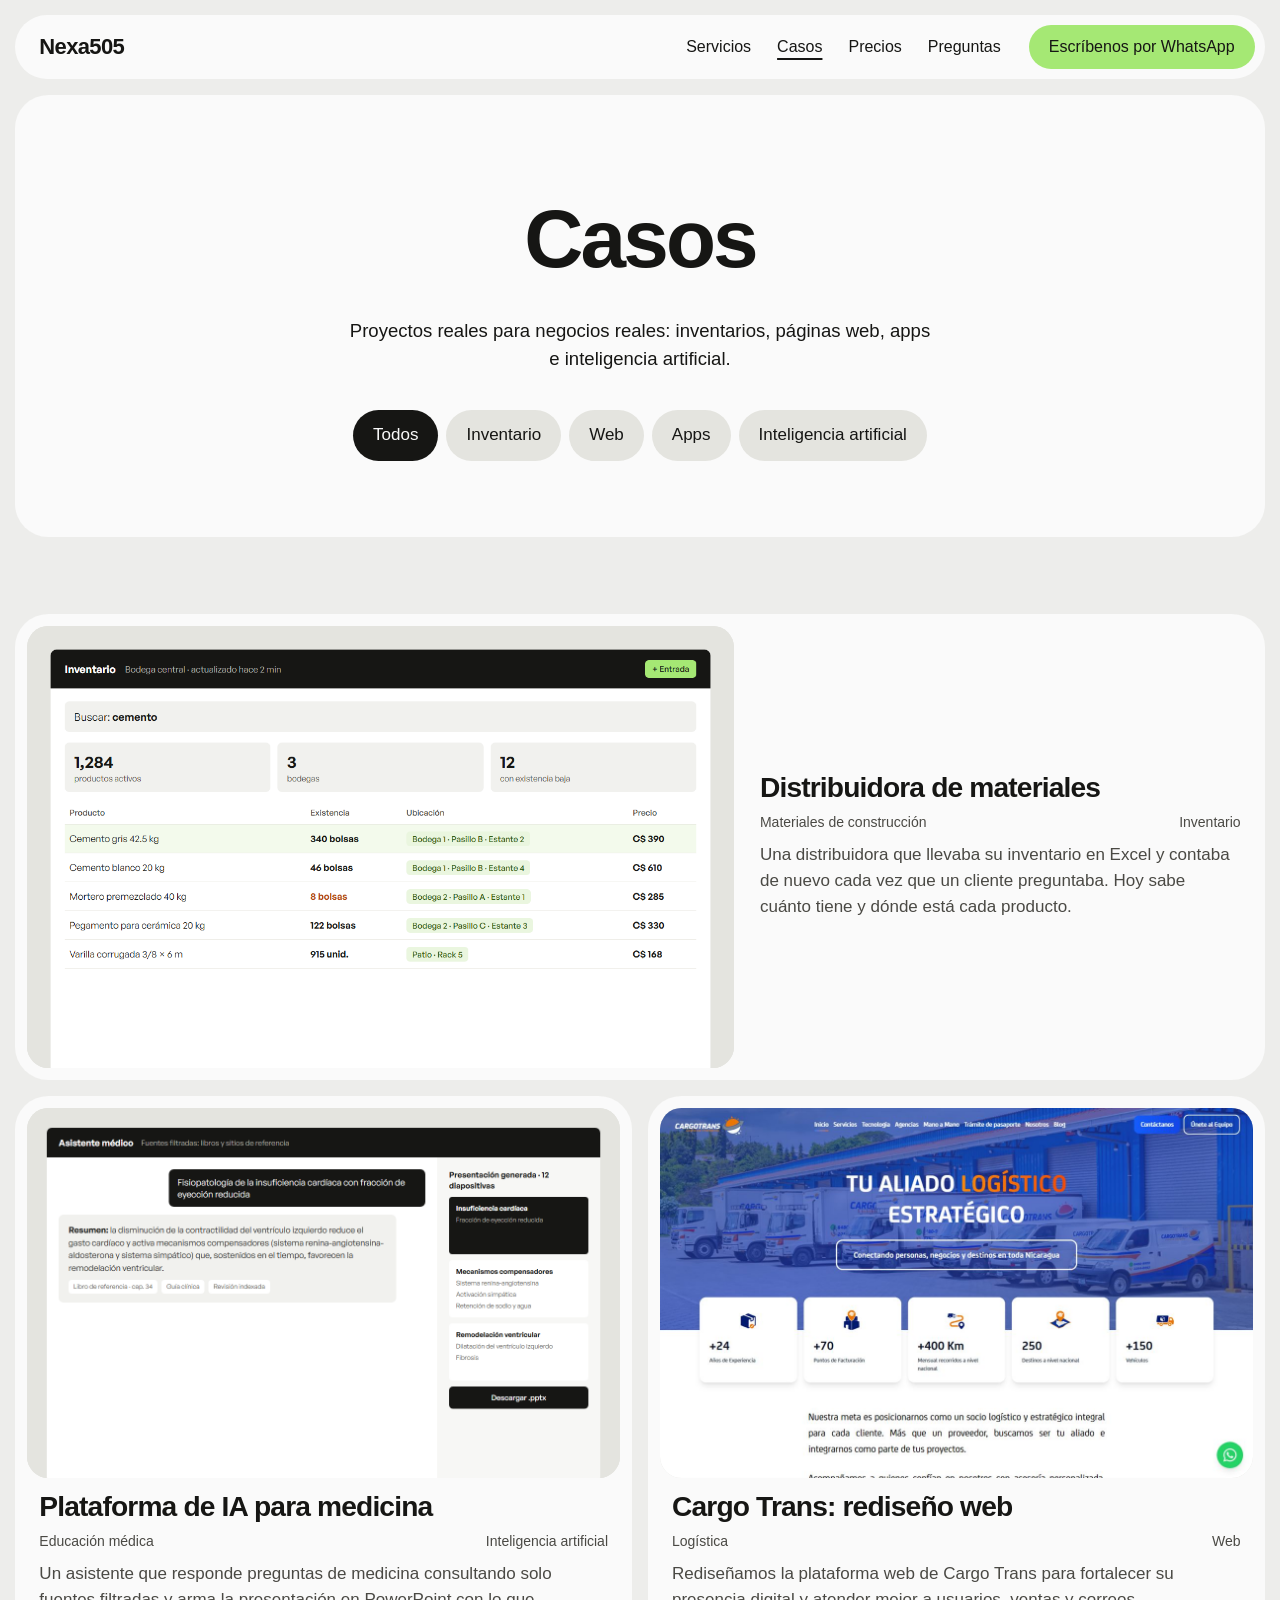
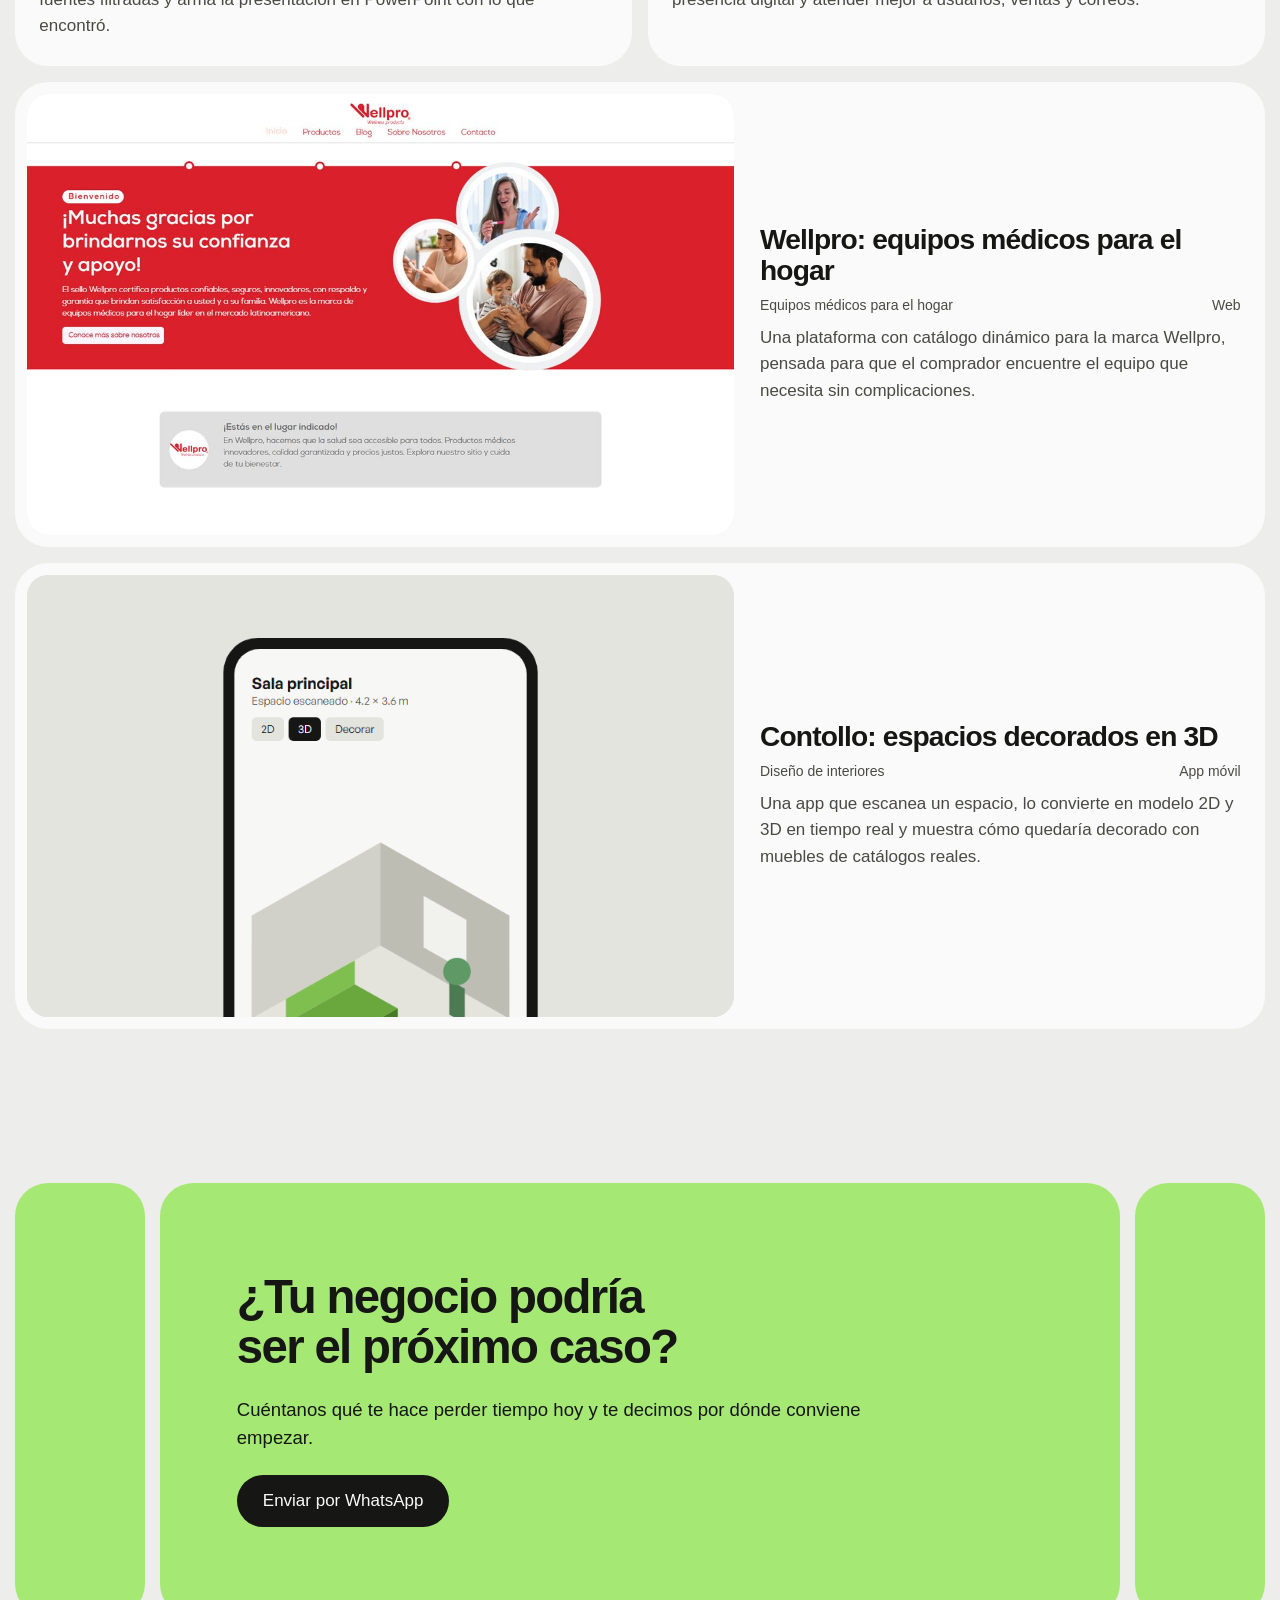
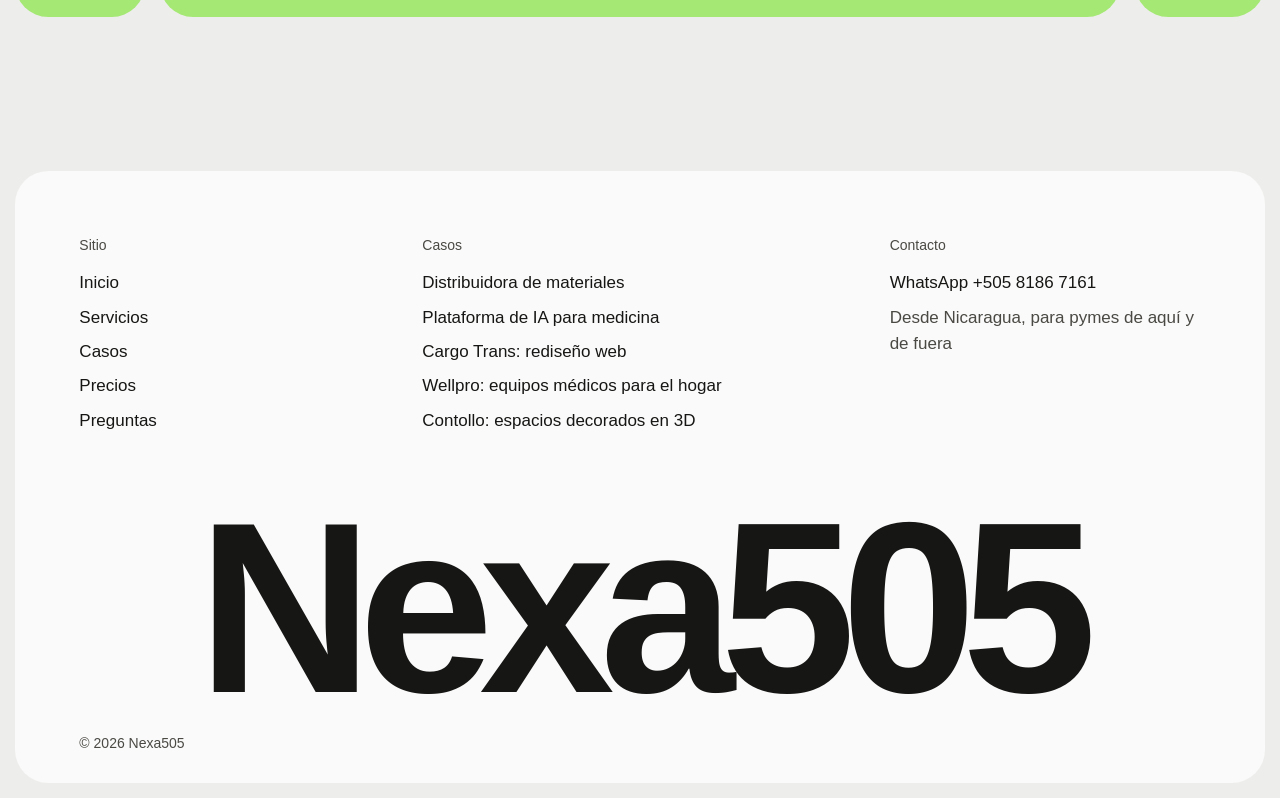
<file: casos/index.html>
<!doctype html>
<html lang="es">
<head>
<meta charset="utf-8">
<meta name="viewport" content="width=device-width, initial-scale=1">
<title>Casos | Nexa505: sistemas, web y apps para pymes</title>
<meta name="description" content="Casos reales de Nexa505: inventario en tiempo real, plataformas con IA, sitios web autoadministrables y apps móviles para pymes y empresas.">
<meta property="og:title" content="Casos | Nexa505: sistemas, web y apps para pymes">
<meta property="og:description" content="Casos reales de Nexa505: inventario en tiempo real, plataformas con IA, sitios web autoadministrables y apps móviles para pymes y empresas.">
<meta property="og:type" content="website">
<meta property="og:locale" content="es_NI">
<meta property="og:image" content="https://gelder07.github.io/nexa-505-web/assets/og.png">
<meta property="og:image:width" content="1200">
<meta property="og:image:height" content="630">
<meta name="twitter:card" content="summary_large_image">
<meta name="theme-color" content="#efeee9">
<link rel="icon" href="../assets/favicon.svg" type="image/svg+xml">
<link rel="preconnect" href="https://api.fontshare.com" crossorigin>
<link href="https://api.fontshare.com/v2/css?f[]=general-sans@400,500,600&display=swap" rel="stylesheet">
<link rel="stylesheet" href="../assets/site.css">
<script>document.documentElement.classList.add('js')</script>
</head>
<body>
<a class="skip" href="#contenido">Saltar al contenido</a>
<header class="top">
  <a class="mark" href="../index.html" aria-label="Nexa505, inicio">Nexa505</a>
  <nav class="nav" aria-label="Principal">
    <a class="link" href="../index.html#servicios">Servicios</a>
    <a class="link" href="../casos/index.html" aria-current="page">Casos</a>
    <a class="link" href="../index.html#precios">Precios</a>
    <a class="link" href="../index.html#preguntas">Preguntas</a>
  </nav>
  <a class="button button-sm top-cta" href="https://wa.me/50581867161?text=Hola%2C%20vi%20Nexa505%20y%20quiero%20contarles%20lo%20que%20necesita%20mi%20negocio." target="_blank" rel="noopener">Escríbenos por WhatsApp</a>
  <details class="menu">
    <summary>Menú</summary>
    <nav aria-label="Principal en celular">
      <a href="../index.html">Inicio</a>
      <a href="../index.html#servicios">Servicios</a>
      <a href="../casos/index.html">Casos</a>
      <a href="../index.html#precios">Precios</a>
      <a href="../index.html#preguntas">Preguntas</a>
      <a href="https://wa.me/50581867161?text=Hola%2C%20vi%20Nexa505%20y%20quiero%20contarles%20lo%20que%20necesita%20mi%20negocio." target="_blank" rel="noopener">Escríbenos por WhatsApp</a>
    </nav>
  </details>
</header>
<main id="contenido">

<section class="index-head sheet" aria-labelledby="h1">
  <h1 id="h1" data-rise>Casos</h1>
  <p class="hero-sub" data-rise style="--i:1">Proyectos reales para negocios reales: inventarios, páginas web, apps e inteligencia artificial.</p>
  <div class="filters" role="group" aria-label="Filtrar por tipo" data-rise style="--i:2">
    <button class="filter" data-f="todos" aria-pressed="true">Todos</button>
    <button class="filter" data-f="inventario" aria-pressed="false">Inventario</button>
    <button class="filter" data-f="web" aria-pressed="false">Web</button>
    <button class="filter" data-f="apps" aria-pressed="false">Apps</button>
    <button class="filter" data-f="ia" aria-pressed="false">Inteligencia artificial</button>
  </div>
</section>
<section class="index-list sec" aria-label="Lista de casos">
  <div class="index-grid">
    <a class="index-tile" href="distribuidora-materiales-construccion/index.html" data-filtro="inventario" data-reveal style="--i:0">
      <span class="index-pic"><img class="cover" src="../assets/img/ui-inventario.png" width="1200" height="800" alt="Pantalla de un sistema de inventario: búsqueda de cemento con existencias y ubicación por bodega, pasillo y estante" style="object-position:top" loading="lazy" decoding="async"></span>
      <span class="index-meta"><strong>Distribuidora de materiales</strong><span class="wk-meta"><span>Materiales de construcción</span><span>Inventario</span></span><span class="index-sum">Una distribuidora que llevaba su inventario en Excel y contaba de nuevo cada vez que un cliente preguntaba. Hoy sabe cuánto tiene y dónde está cada producto.</span></span>
    </a>
    <a class="index-tile" href="plataforma-ia-estudiantes-medicina/index.html" data-filtro="ia" data-reveal style="--i:1">
      <span class="index-pic"><img class="cover" src="../assets/img/ui-ia.png" width="1200" height="800" alt="Pantalla de un asistente médico con una respuesta resumida, sus fuentes y una presentación generada" style="object-position:top" loading="lazy" decoding="async"></span>
      <span class="index-meta"><strong>Plataforma de IA para medicina</strong><span class="wk-meta"><span>Educación médica</span><span>Inteligencia artificial</span></span><span class="index-sum">Un asistente que responde preguntas de medicina consultando solo fuentes filtradas y arma la presentación en PowerPoint con lo que encontró.</span></span>
    </a>
    <a class="index-tile" href="cargo-trans-rediseno-web/index.html" data-filtro="web" data-reveal style="--i:0">
      <span class="index-pic"><img class="cover" src="../assets/img/cargotrans-escritorio.jpg" width="1200" height="750" alt="Página de inicio del sitio de Cargo Trans con su flota de camiones y cifras de la empresa" style="object-position:top" loading="lazy" decoding="async"></span>
      <span class="index-meta"><strong>Cargo Trans: rediseño web</strong><span class="wk-meta"><span>Logística</span><span>Web</span></span><span class="index-sum">Rediseñamos la plataforma web de Cargo Trans para fortalecer su presencia digital y atender mejor a usuarios, ventas y correos.</span></span>
    </a>
    <a class="index-tile" href="wellpro-equipos-medicos-hogar/index.html" data-filtro="web" data-reveal style="--i:1">
      <span class="index-pic"><img class="cover" src="../assets/img/wellpro-escritorio.jpg" width="1200" height="750" alt="Página de inicio del sitio de Wellpro con su mensaje de bienvenida en fondo rojo" style="object-position:top" loading="lazy" decoding="async"></span>
      <span class="index-meta"><strong>Wellpro: equipos médicos para el hogar</strong><span class="wk-meta"><span>Equipos médicos para el hogar</span><span>Web</span></span><span class="index-sum">Una plataforma con catálogo dinámico para la marca Wellpro, pensada para que el comprador encuentre el equipo que necesita sin complicaciones.</span></span>
    </a>
    <a class="index-tile" href="contollo-app-espacios-3d/index.html" data-filtro="apps" data-reveal style="--i:0">
      <span class="index-pic"><img class="cover" src="../assets/img/ui-contollo.png" width="900" height="1000" alt="Pantalla de una app móvil con una sala en 3D decorada con sofá, mesa y planta" style="object-position:top" loading="lazy" decoding="async"></span>
      <span class="index-meta"><strong>Contollo: espacios decorados en 3D</strong><span class="wk-meta"><span>Diseño de interiores</span><span>App móvil</span></span><span class="index-sum">Una app que escanea un espacio, lo convierte en modelo 2D y 3D en tiempo real y muestra cómo quedaría decorado con muebles de catálogos reales.</span></span>
    </a>
  </div>
  <p class="index-empty" hidden>No hay casos de este tipo todavía.</p>
</section>
<section class="close sec" aria-labelledby="h-close">
  <div class="close-side" aria-hidden="true"></div>
  <div class="close-main" data-reveal>
    <h2 id="h-close" class="head">¿Tu negocio podría ser el próximo caso?</h2>
    <p class="lead">Cuéntanos qué te hace perder tiempo hoy y te decimos por dónde conviene empezar.</p>
    <a class="button button-ink" href="https://wa.me/50581867161?text=Hola%2C%20vi%20Nexa505%20y%20quiero%20contarles%20lo%20que%20necesita%20mi%20negocio." target="_blank" rel="noopener">Enviar por WhatsApp</a>
  </div>
  <div class="close-side" aria-hidden="true"></div>
</section>
</main>
<footer class="foot">
  <div class="foot-cols">
    <nav aria-label="Sitio"><h2>Sitio</h2><a class="link" href="../index.html">Inicio</a><a class="link" href="../index.html#servicios">Servicios</a><a class="link" href="../casos/index.html">Casos</a><a class="link" href="../index.html#precios">Precios</a><a class="link" href="../index.html#preguntas">Preguntas</a></nav>
    <nav aria-label="Casos"><h2>Casos</h2><a class="link" href="../casos/distribuidora-materiales-construccion/index.html">Distribuidora de materiales</a><a class="link" href="../casos/plataforma-ia-estudiantes-medicina/index.html">Plataforma de IA para medicina</a><a class="link" href="../casos/cargo-trans-rediseno-web/index.html">Cargo Trans: rediseño web</a><a class="link" href="../casos/wellpro-equipos-medicos-hogar/index.html">Wellpro: equipos médicos para el hogar</a><a class="link" href="../casos/contollo-app-espacios-3d/index.html">Contollo: espacios decorados en 3D</a></nav>
    <div><h2>Contacto</h2>
      <a class="link" href="https://wa.me/50581867161?text=Hola%2C%20vi%20Nexa505%20y%20quiero%20contarles%20lo%20que%20necesita%20mi%20negocio." target="_blank" rel="noopener">WhatsApp +505 8186 7161</a>
      <span>Desde Nicaragua, para pymes de aquí y de fuera</span>
    </div>
  </div>
  <p class="foot-name" aria-hidden="true">Nexa505</p>
  <div class="foot-last">
    <span>© 2026 Nexa505</span>
    
  </div>
</footer>
<script src="../assets/site.js" defer></script>
</body>
</html>
</file>
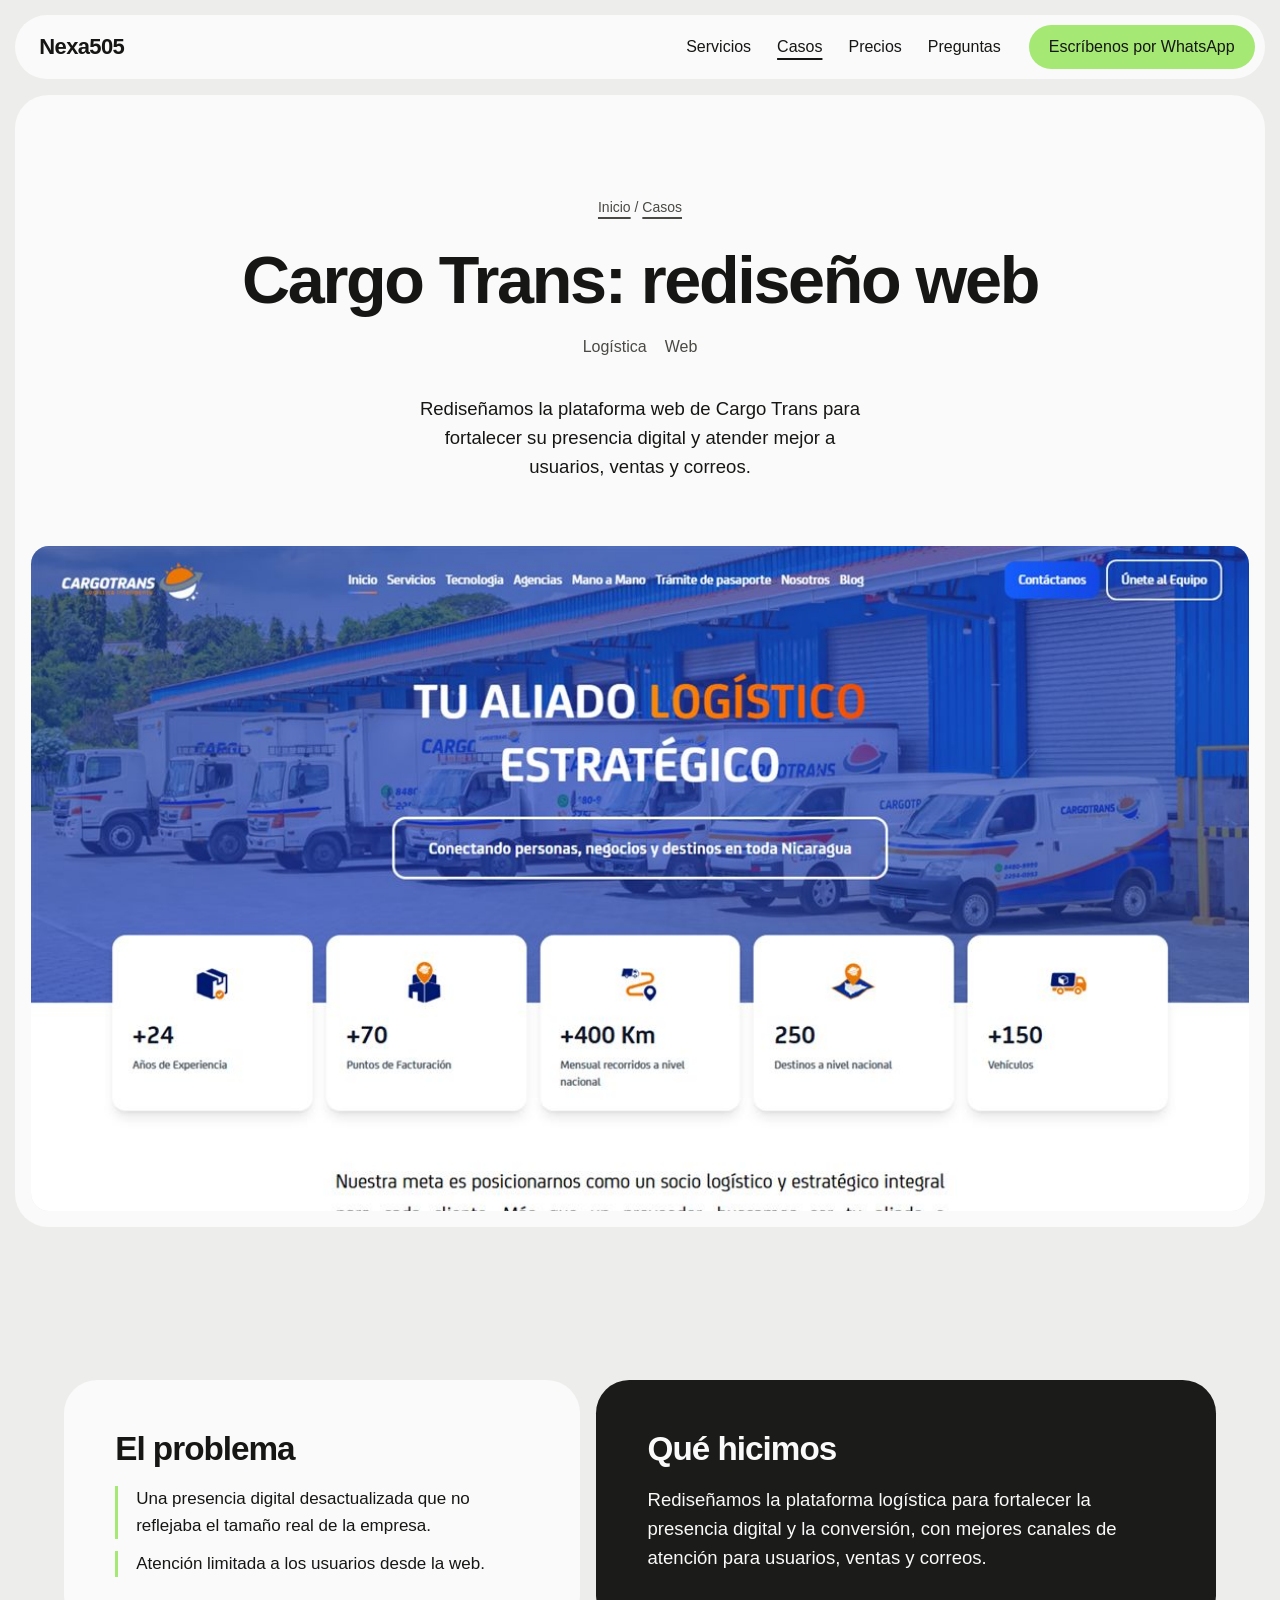
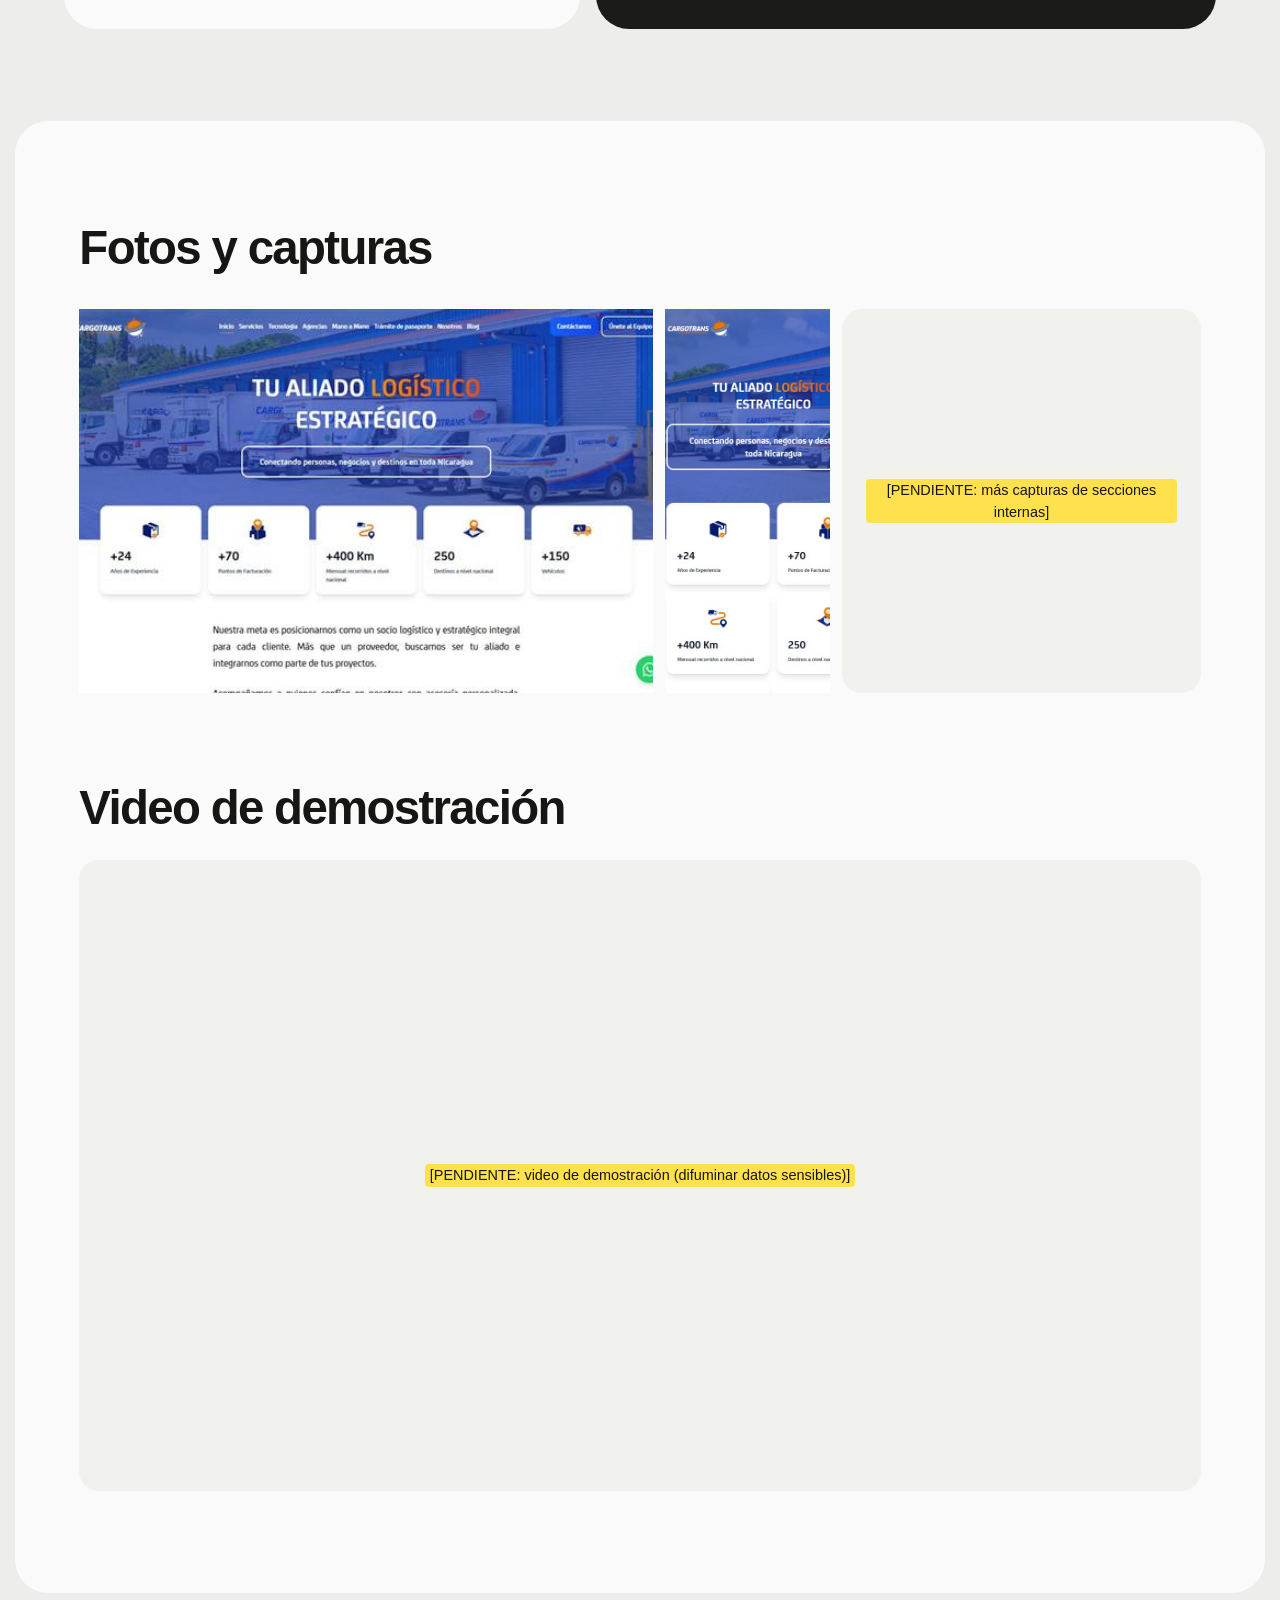
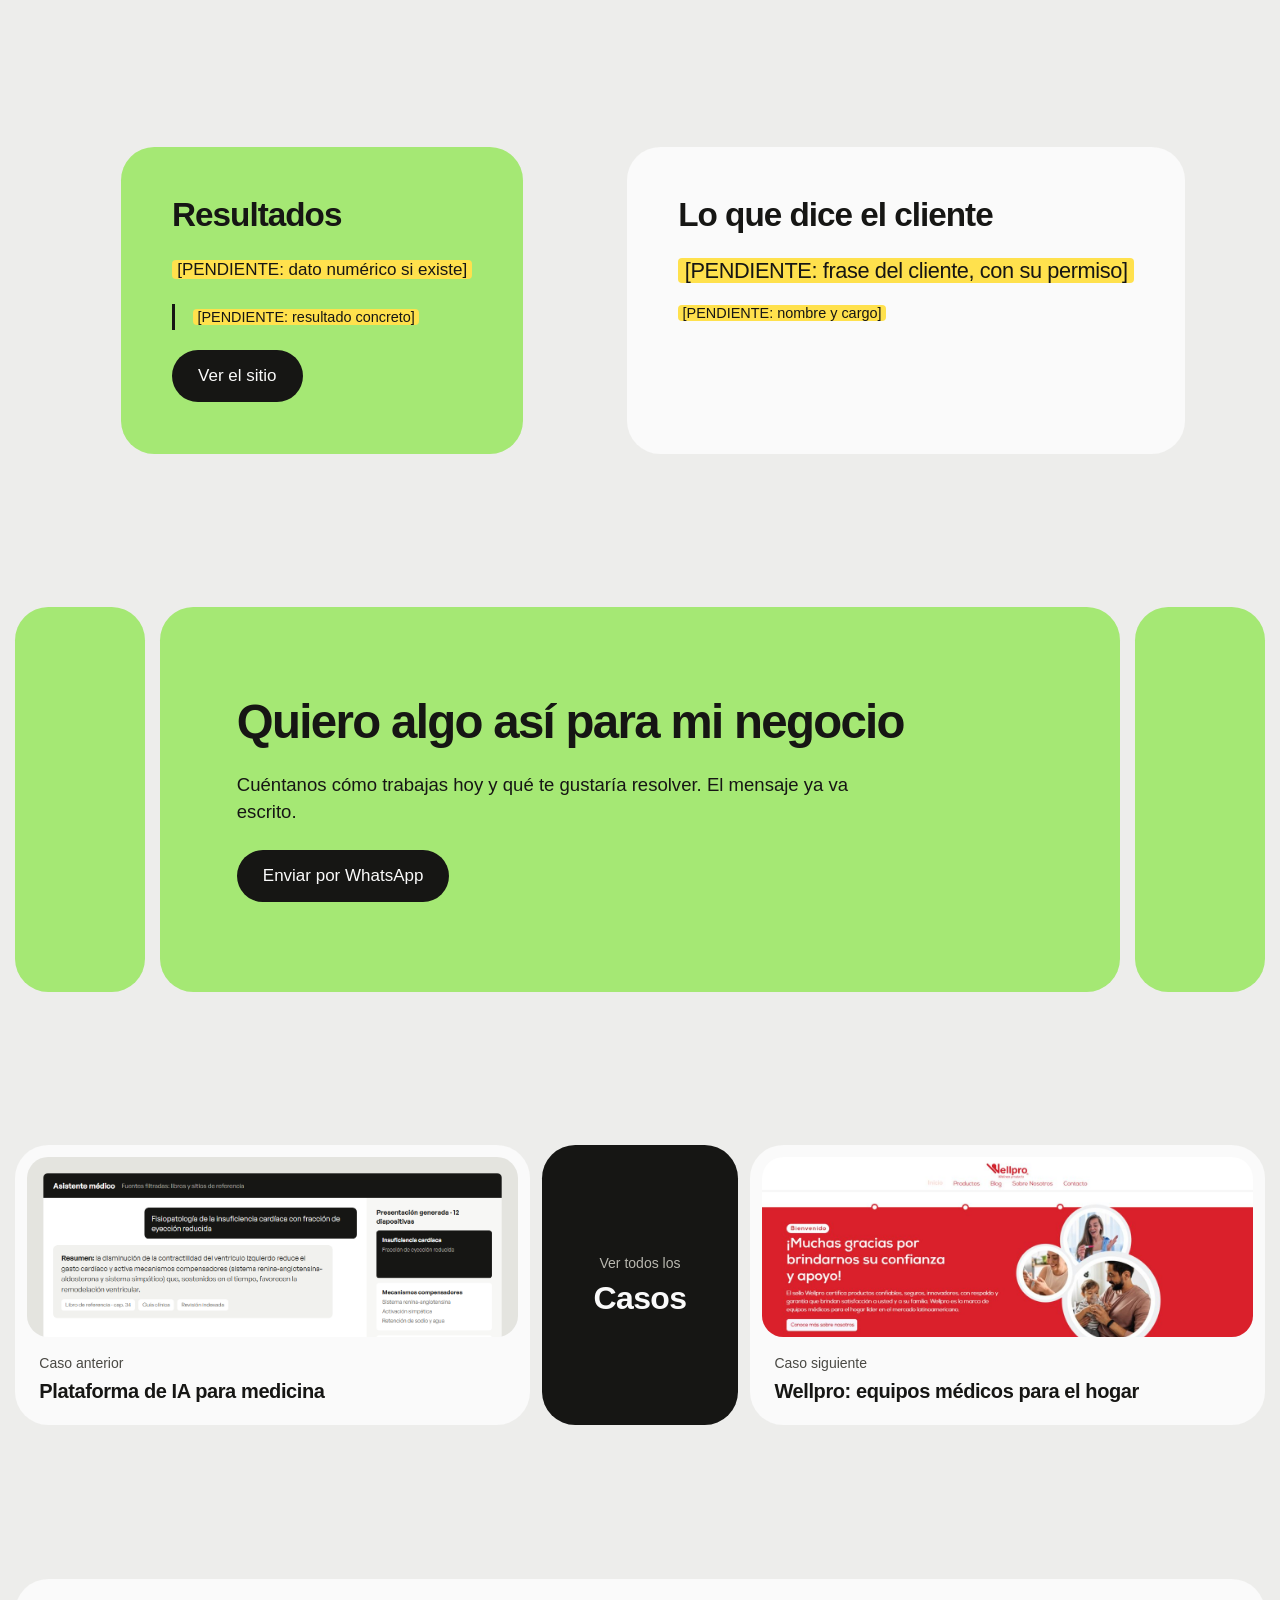
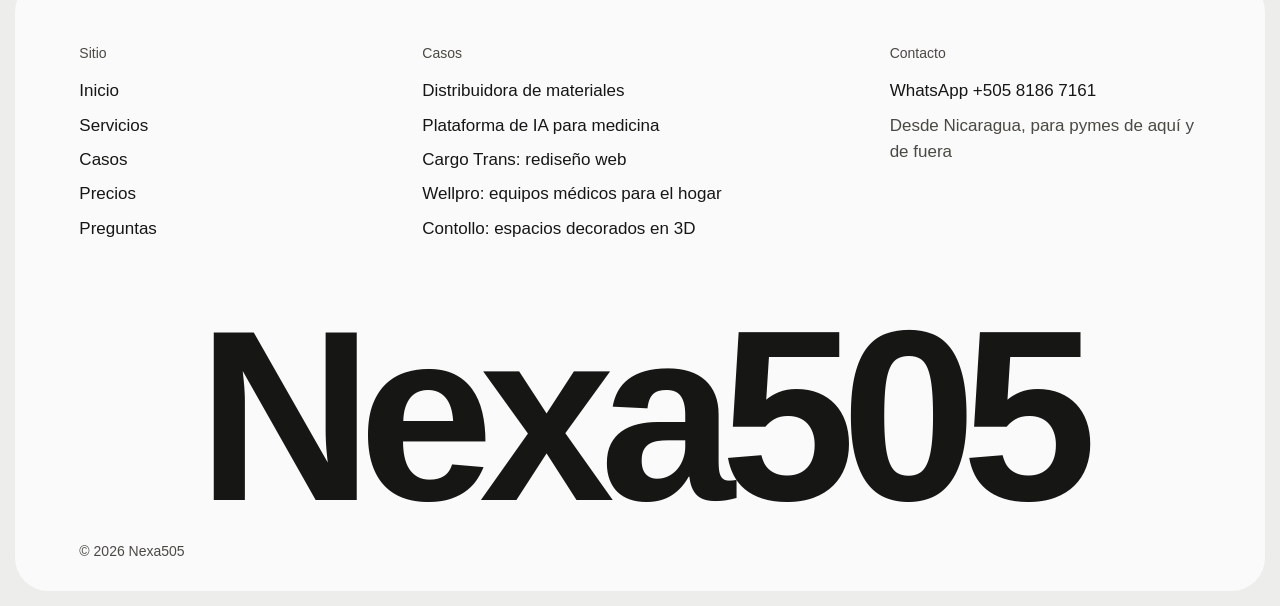
<file: casos/cargo-trans-rediseno-web/index.html>
<!doctype html>
<html lang="es">
<head>
<meta charset="utf-8">
<meta name="viewport" content="width=device-width, initial-scale=1">
<title>Cargo Trans: rediseño web | Casos Nexa505</title>
<meta name="description" content="Caso Nexa505: rediseño de la plataforma web de Cargo Trans, empresa de logística en Nicaragua, para mejorar su presencia digital y conversión.">
<meta property="og:title" content="Cargo Trans: rediseño web | Casos Nexa505">
<meta property="og:description" content="Caso Nexa505: rediseño de la plataforma web de Cargo Trans, empresa de logística en Nicaragua, para mejorar su presencia digital y conversión.">
<meta property="og:type" content="website">
<meta property="og:locale" content="es_NI">
<meta property="og:image" content="https://gelder07.github.io/nexa-505-web/assets/og.png">
<meta property="og:image:width" content="1200">
<meta property="og:image:height" content="630">
<meta name="twitter:card" content="summary_large_image">
<meta name="theme-color" content="#efeee9">
<link rel="icon" href="../../assets/favicon.svg" type="image/svg+xml">
<link rel="preconnect" href="https://api.fontshare.com" crossorigin>
<link href="https://api.fontshare.com/v2/css?f[]=general-sans@400,500,600&display=swap" rel="stylesheet">
<link rel="stylesheet" href="../../assets/site.css">
<script>document.documentElement.classList.add('js')</script>
</head>
<body>
<a class="skip" href="#contenido">Saltar al contenido</a>
<header class="top">
  <a class="mark" href="../../index.html" aria-label="Nexa505, inicio">Nexa505</a>
  <nav class="nav" aria-label="Principal">
    <a class="link" href="../../index.html#servicios">Servicios</a>
    <a class="link" href="../../casos/index.html" aria-current="page">Casos</a>
    <a class="link" href="../../index.html#precios">Precios</a>
    <a class="link" href="../../index.html#preguntas">Preguntas</a>
  </nav>
  <a class="button button-sm top-cta" href="https://wa.me/50581867161?text=Hola%2C%20vi%20Nexa505%20y%20quiero%20contarles%20lo%20que%20necesita%20mi%20negocio." target="_blank" rel="noopener">Escríbenos por WhatsApp</a>
  <details class="menu">
    <summary>Menú</summary>
    <nav aria-label="Principal en celular">
      <a href="../../index.html">Inicio</a>
      <a href="../../index.html#servicios">Servicios</a>
      <a href="../../casos/index.html">Casos</a>
      <a href="../../index.html#precios">Precios</a>
      <a href="../../index.html#preguntas">Preguntas</a>
      <a href="https://wa.me/50581867161?text=Hola%2C%20vi%20Nexa505%20y%20quiero%20contarles%20lo%20que%20necesita%20mi%20negocio." target="_blank" rel="noopener">Escríbenos por WhatsApp</a>
    </nav>
  </details>
</header>
<main id="contenido">

<article class="case">
  <header class="case-head sheet">
    <nav class="crumbs" aria-label="Ruta"><a class="link-plain" href="../../index.html">Inicio</a> / <a class="link-plain" href="../index.html">Casos</a></nav>
    <h1 id="h1" data-rise>Cargo Trans: rediseño web</h1>
    <p class="wk-meta case-rubro" data-rise style="--i:1"><span>Logística</span><span>Web</span></p>
    <p class="hero-sub" data-rise style="--i:2">Rediseñamos la plataforma web de Cargo Trans para fortalecer su presencia digital y atender mejor a usuarios, ventas y correos.</p>
    <figure class="case-hero" data-rise style="--i:3">
      <div class="case-hero-pic"><img class="cover" src="../../assets/img/cargotrans-escritorio.jpg" width="1200" height="750" alt="Página de inicio del sitio de Cargo Trans con su flota de camiones y cifras de la empresa" style="object-position:top" fetchpriority="high" decoding="async"></div>
      
    </figure>
  </header>

  <div class="case-board sec">
    <section class="ct ct-prob" aria-labelledby="h-prob" data-reveal>
      <h2 id="h-prob">El problema</h2>
      <ul><li>Una presencia digital desactualizada que no reflejaba el tamaño real de la empresa.</li><li>Atención limitada a los usuarios desde la web.</li></ul>
    </section>
    <section class="ct ct-did" aria-labelledby="h-did" data-reveal style="--i:1">
      <h2 id="h-did">Qué hicimos</h2>
      <p>Rediseñamos la plataforma logística para fortalecer la presencia digital y la conversión, con mejores canales de atención para usuarios, ventas y correos.</p>
    </section>
  </div>

  

  <section class="case-gal sheet sec" aria-labelledby="h-gal">
    <h2 id="h-gal" class="head" data-reveal>Fotos y capturas</h2>
    <div class="gal">
      <button class="gal-item" data-reveal style="--i:0;--r:1.600" data-full="../../assets/img/cargotrans-escritorio.jpg" data-alt="Sitio de Cargo Trans en computadora" aria-label="Ampliar: Sitio de Cargo Trans en computadora"><img class="cover" src="../../assets/img/sm/cargotrans-escritorio.jpg" width="560" height="350" alt="Sitio de Cargo Trans en computadora" loading="lazy" decoding="async"></button><button class="gal-item" data-reveal style="--i:1;--r:0.462" data-full="../../assets/img/cargotrans-movil.jpg" data-alt="Sitio de Cargo Trans en celular" aria-label="Ampliar: Sitio de Cargo Trans en celular"><img class="cover" src="../../assets/img/cargotrans-movil.jpg" width="390" height="844" alt="Sitio de Cargo Trans en celular" loading="lazy" decoding="async"></button>
      <div class="gal-pend" data-reveal style="--i:2"><span class="pend">[PENDIENTE: más capturas de secciones internas]</span></div>
    </div>
    
    <h2 id="h-vid" class="head case-vid-h" data-reveal>Video de demostración</h2>
    <div class="vid vid-pend" data-reveal><span class="pend">[PENDIENTE: video de demostración (difuminar datos sensibles)]</span></div>
  </section>

  <div class="case-board sec">
    <section class="ct ct-res" aria-labelledby="h-res" data-reveal>
      <h2 id="h-res">Resultados</h2>
      <p class="res-fig"><span class="pend">[PENDIENTE: dato numérico si existe]</span></p>
      <ul><li><span class="pend">[PENDIENTE: resultado concreto]</span></li></ul>
      <a class="button button-ink" href="https://www.cargotrans.com.ni" target="_blank" rel="noopener">Ver el sitio</a>
    </section>
    <section class="ct ct-quote" aria-labelledby="h-quote" data-reveal style="--i:1">
      <h2 id="h-quote">Lo que dice el cliente</h2>
      <blockquote><p><span class="pend">[PENDIENTE: frase del cliente, con su permiso]</span></p><footer><span class="pend">[PENDIENTE: nombre y cargo]</span></footer></blockquote>
    </section>
  </div>

  <section class="close sec" aria-labelledby="h-close">
  <div class="close-side" aria-hidden="true"></div>
  <div class="close-main" data-reveal>
    <h2 id="h-close" class="head">Quiero algo así para mi negocio</h2>
    <p class="lead">Cuéntanos cómo trabajas hoy y qué te gustaría resolver. El mensaje ya va escrito.</p>
    <a class="button button-ink" href="https://wa.me/50581867161?text=Hola%2C%20vi%20el%20caso%20%22Cargo%20Trans%3A%20redise%C3%B1o%20web%22%20en%20Nexa505%20y%20quiero%20algo%20as%C3%AD%20para%20mi%20negocio." target="_blank" rel="noopener">Enviar por WhatsApp</a>
  </div>
  <div class="close-side" aria-hidden="true"></div>
</section>

  <nav class="case-nav sec" aria-label="Otros casos">
    <a class="cn" href="../plataforma-ia-estudiantes-medicina/index.html" data-reveal><span class="cn-pic"><img class="cover" src="../../assets/img/ui-ia.png" width="1200" height="800" alt="" style="object-position:top" loading="lazy" decoding="async"></span><span>Caso anterior</span><strong>Plataforma de IA para medicina</strong></a>
    <a class="cn cn-all" href="../index.html" data-reveal style="--i:1"><span>Ver todos los</span><strong>Casos</strong></a>
    <a class="cn" href="../wellpro-equipos-medicos-hogar/index.html" data-reveal style="--i:2"><span class="cn-pic"><img class="cover" src="../../assets/img/wellpro-escritorio.jpg" width="1200" height="750" alt="" style="object-position:top" loading="lazy" decoding="async"></span><span>Caso siguiente</span><strong>Wellpro: equipos médicos para el hogar</strong></a>
  </nav>
</article>

<dialog class="lightbox" aria-label="Imagen ampliada">
  <form method="dialog"><button class="lb-close">Cerrar</button></form>
  <img alt="">
</dialog>
</main>
<footer class="foot">
  <div class="foot-cols">
    <nav aria-label="Sitio"><h2>Sitio</h2><a class="link" href="../../index.html">Inicio</a><a class="link" href="../../index.html#servicios">Servicios</a><a class="link" href="../../casos/index.html">Casos</a><a class="link" href="../../index.html#precios">Precios</a><a class="link" href="../../index.html#preguntas">Preguntas</a></nav>
    <nav aria-label="Casos"><h2>Casos</h2><a class="link" href="../../casos/distribuidora-materiales-construccion/index.html">Distribuidora de materiales</a><a class="link" href="../../casos/plataforma-ia-estudiantes-medicina/index.html">Plataforma de IA para medicina</a><a class="link" href="../../casos/cargo-trans-rediseno-web/index.html">Cargo Trans: rediseño web</a><a class="link" href="../../casos/wellpro-equipos-medicos-hogar/index.html">Wellpro: equipos médicos para el hogar</a><a class="link" href="../../casos/contollo-app-espacios-3d/index.html">Contollo: espacios decorados en 3D</a></nav>
    <div><h2>Contacto</h2>
      <a class="link" href="https://wa.me/50581867161?text=Hola%2C%20vi%20Nexa505%20y%20quiero%20contarles%20lo%20que%20necesita%20mi%20negocio." target="_blank" rel="noopener">WhatsApp +505 8186 7161</a>
      <span>Desde Nicaragua, para pymes de aquí y de fuera</span>
    </div>
  </div>
  <p class="foot-name" aria-hidden="true">Nexa505</p>
  <div class="foot-last">
    <span>© 2026 Nexa505</span>
    
  </div>
</footer>
<script src="../../assets/site.js" defer></script>
</body>
</html>
</file>
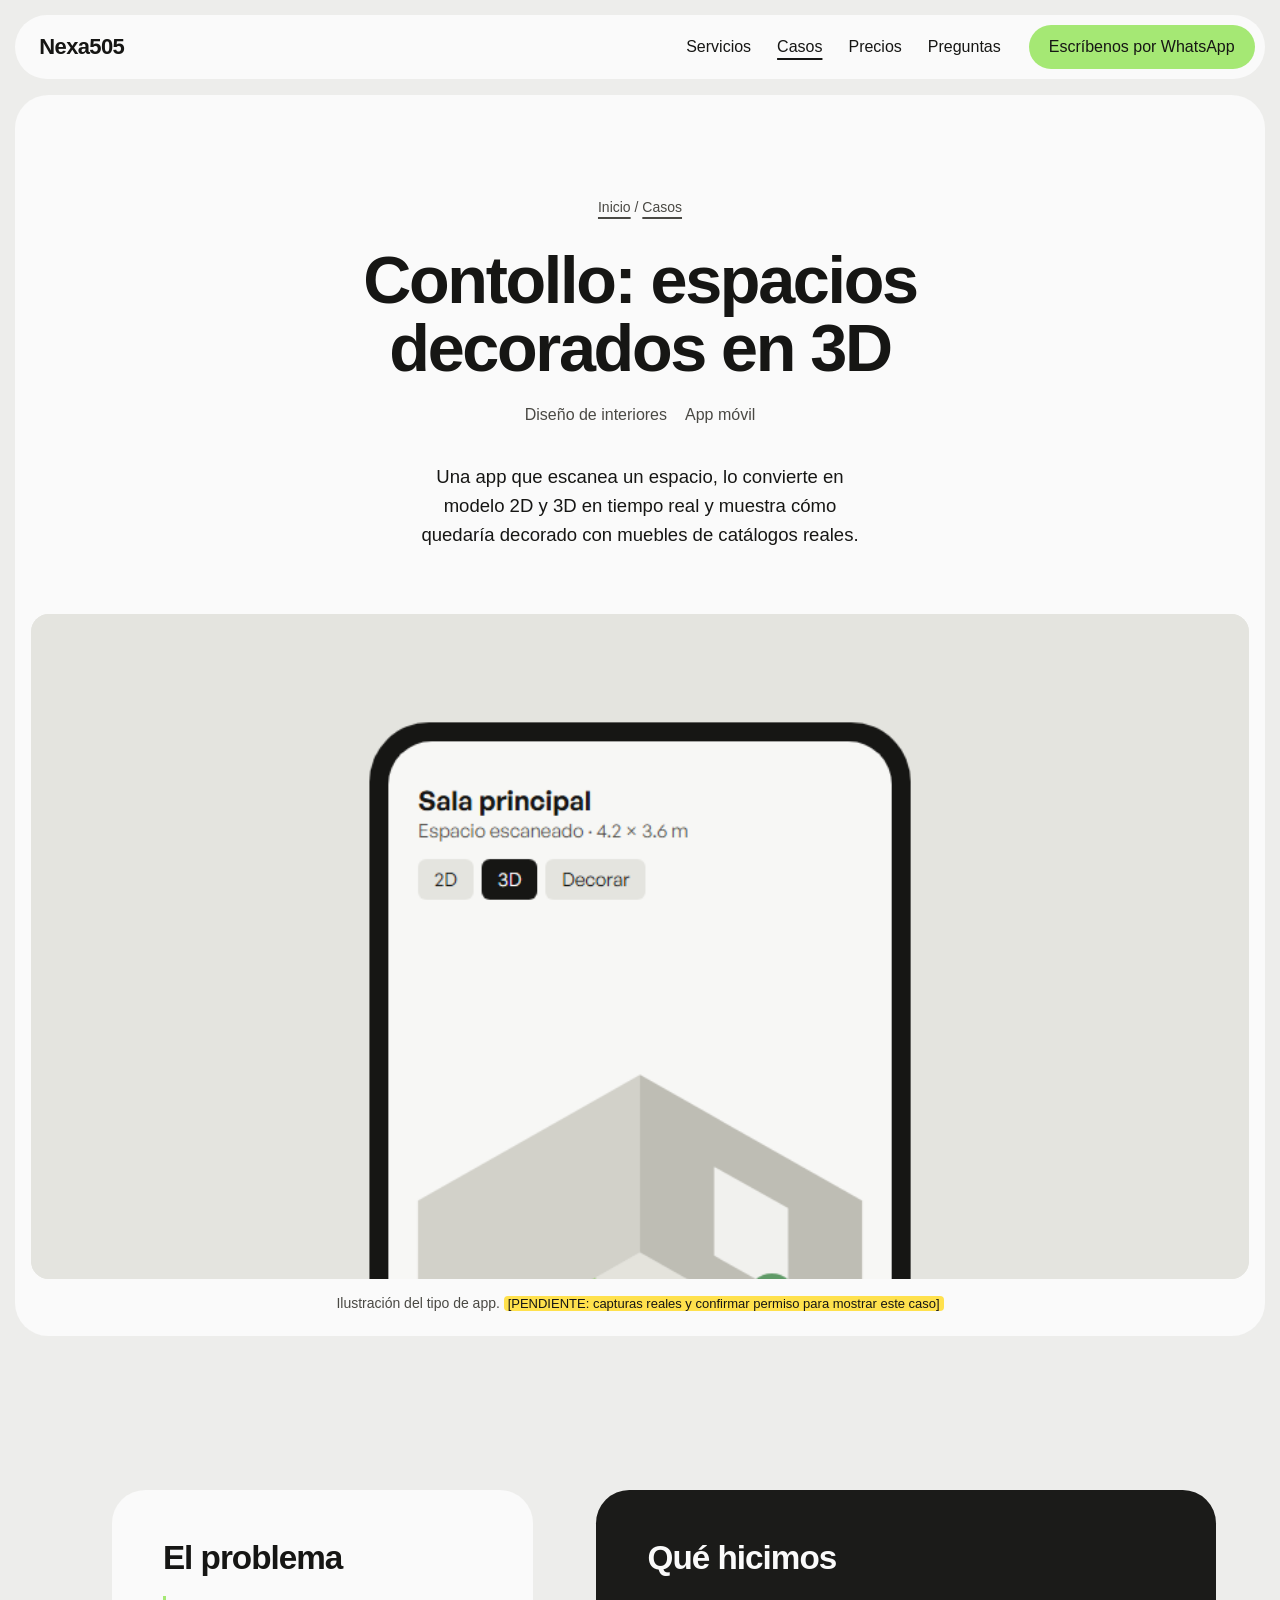
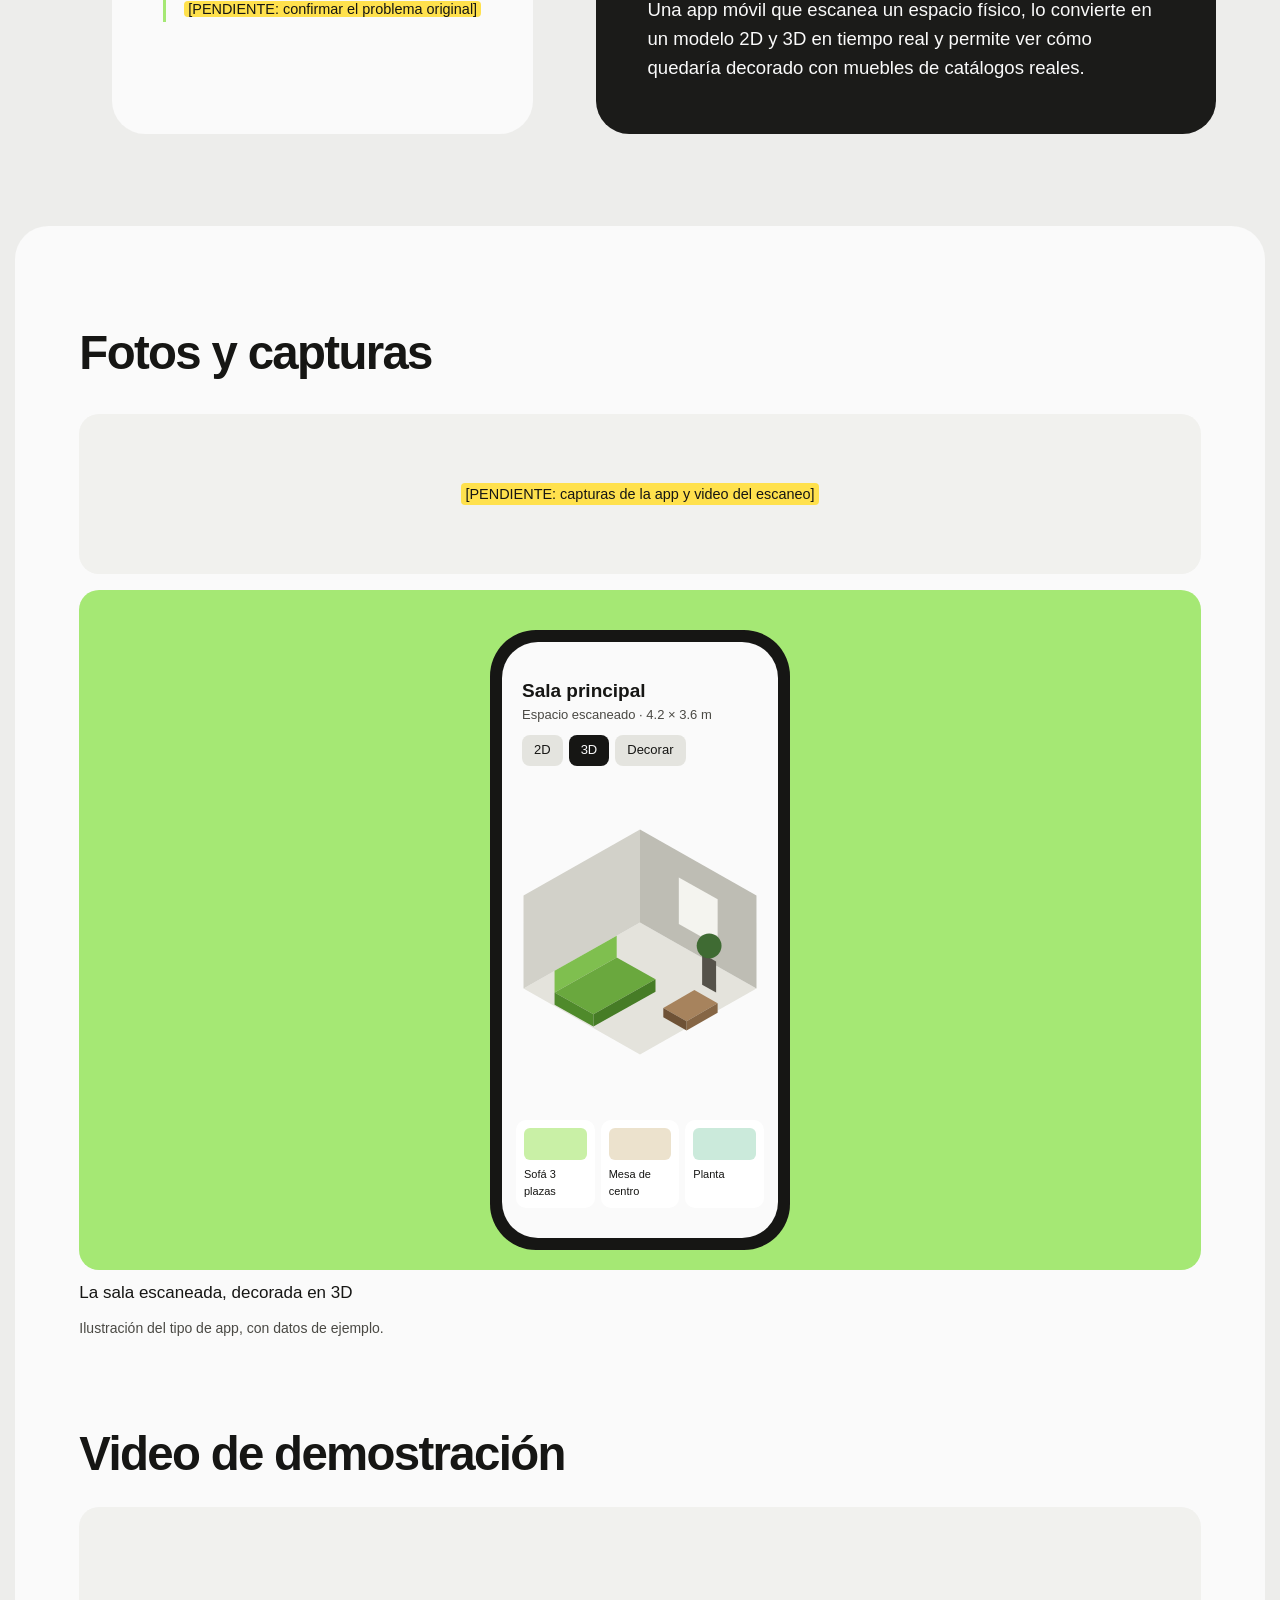
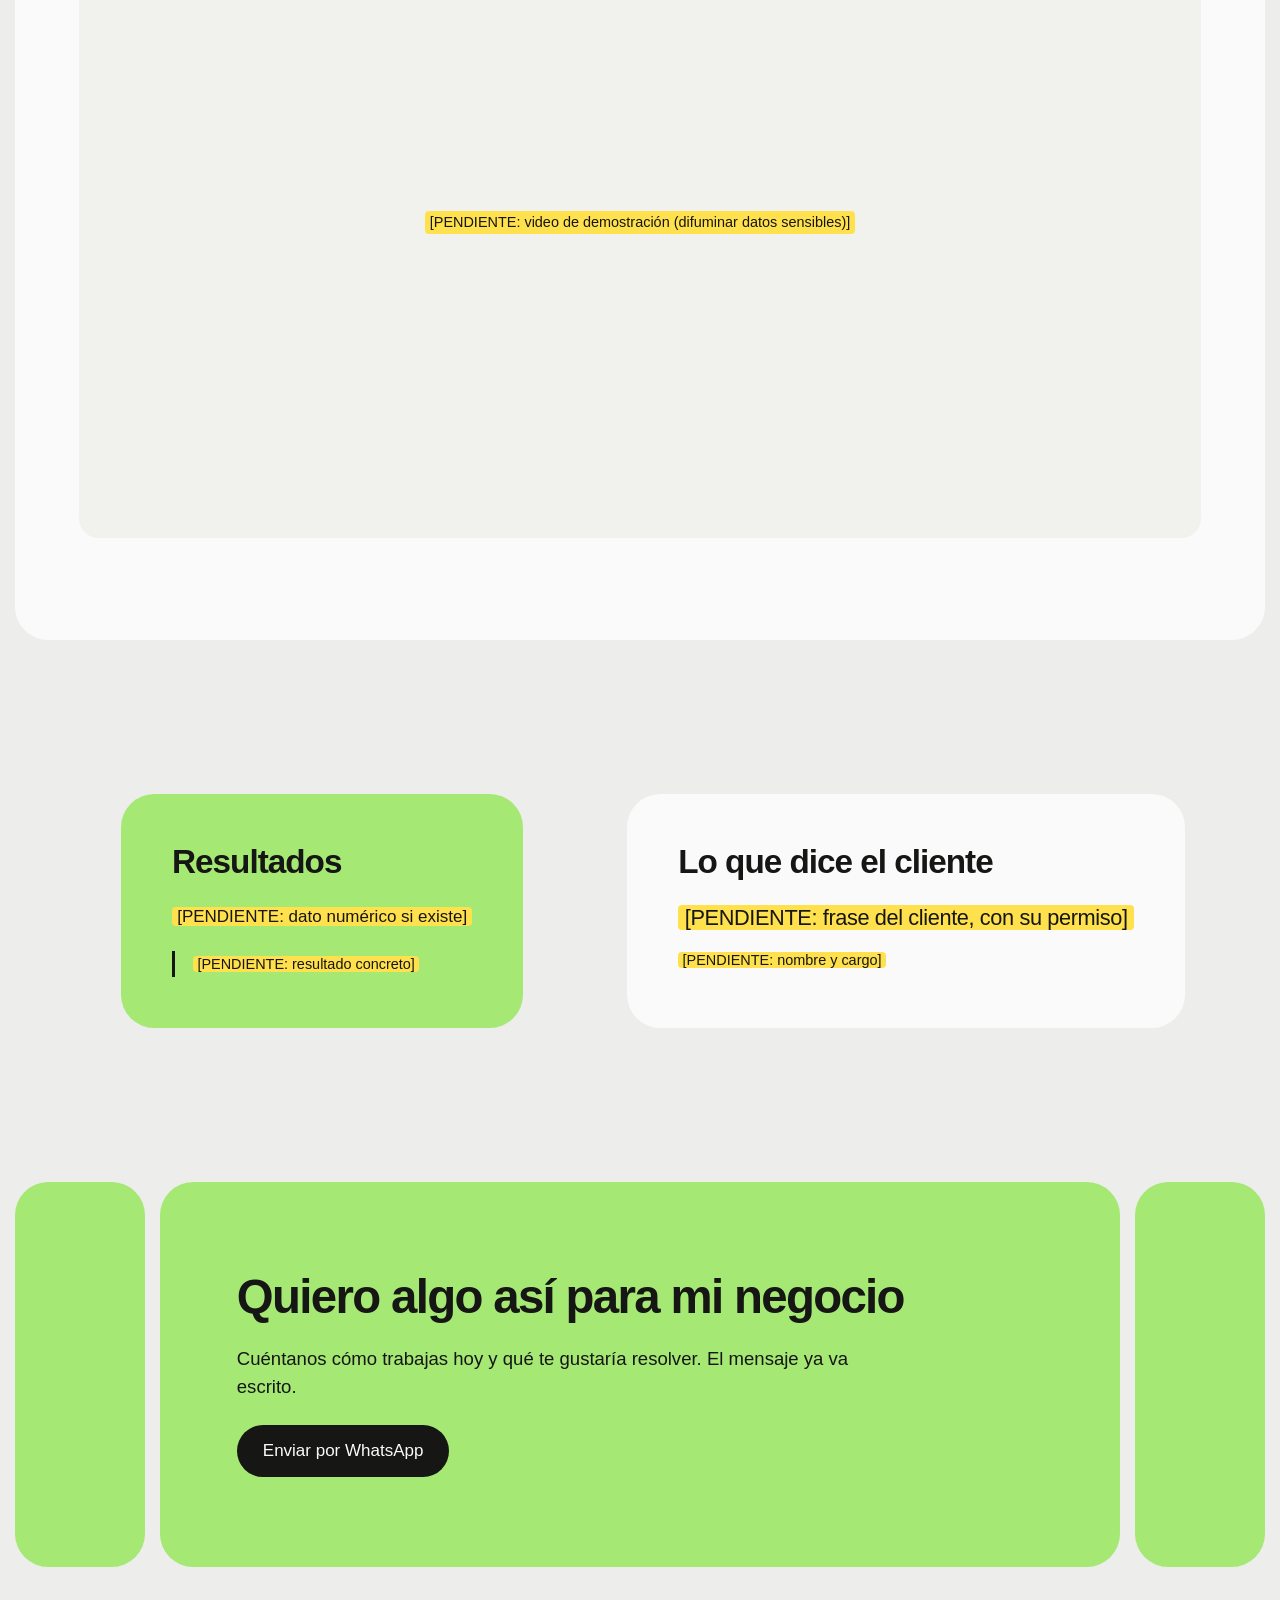
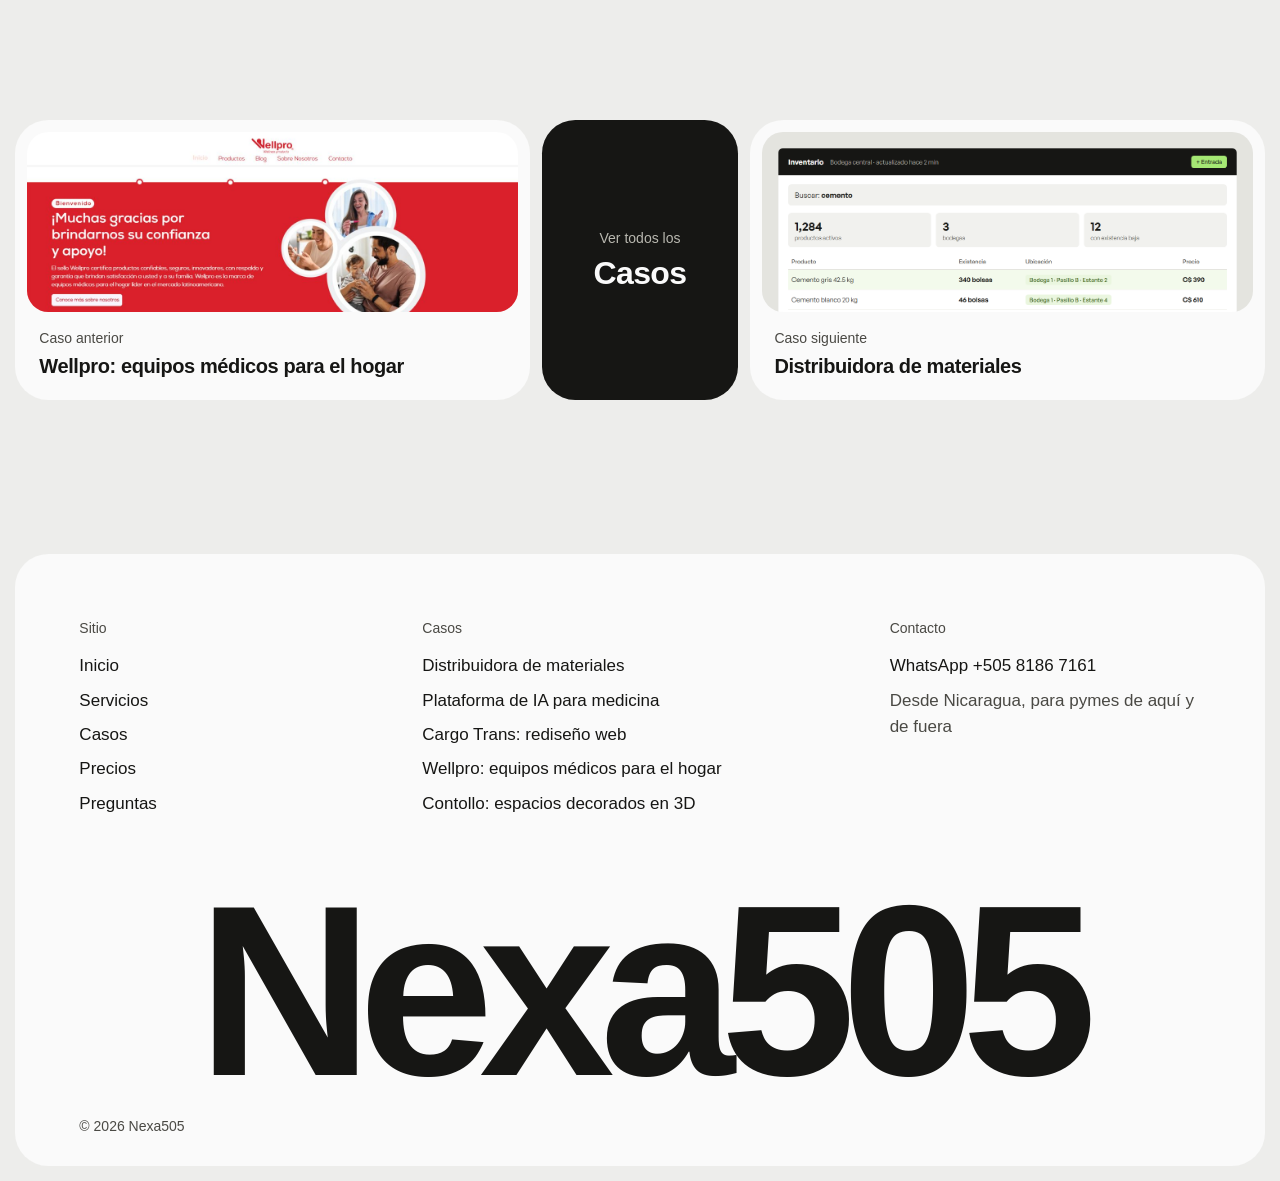
<file: casos/contollo-app-espacios-3d/index.html>
<!doctype html>
<html lang="es">
<head>
<meta charset="utf-8">
<meta name="viewport" content="width=device-width, initial-scale=1">
<title>Contollo: espacios decorados en 3D | Casos Nexa505</title>
<meta name="description" content="Caso Nexa505: app móvil Contollo que escanea espacios, crea modelos 2D y 3D en tiempo real y los decora con muebles de catálogos reales.">
<meta property="og:title" content="Contollo: espacios decorados en 3D | Casos Nexa505">
<meta property="og:description" content="Caso Nexa505: app móvil Contollo que escanea espacios, crea modelos 2D y 3D en tiempo real y los decora con muebles de catálogos reales.">
<meta property="og:type" content="website">
<meta property="og:locale" content="es_NI">
<meta property="og:image" content="https://gelder07.github.io/nexa-505-web/assets/og.png">
<meta property="og:image:width" content="1200">
<meta property="og:image:height" content="630">
<meta name="twitter:card" content="summary_large_image">
<meta name="theme-color" content="#efeee9">
<link rel="icon" href="../../assets/favicon.svg" type="image/svg+xml">
<link rel="preconnect" href="https://api.fontshare.com" crossorigin>
<link href="https://api.fontshare.com/v2/css?f[]=general-sans@400,500,600&display=swap" rel="stylesheet">
<link rel="stylesheet" href="../../assets/site.css">
<script>document.documentElement.classList.add('js')</script>
</head>
<body>
<a class="skip" href="#contenido">Saltar al contenido</a>
<header class="top">
  <a class="mark" href="../../index.html" aria-label="Nexa505, inicio">Nexa505</a>
  <nav class="nav" aria-label="Principal">
    <a class="link" href="../../index.html#servicios">Servicios</a>
    <a class="link" href="../../casos/index.html" aria-current="page">Casos</a>
    <a class="link" href="../../index.html#precios">Precios</a>
    <a class="link" href="../../index.html#preguntas">Preguntas</a>
  </nav>
  <a class="button button-sm top-cta" href="https://wa.me/50581867161?text=Hola%2C%20vi%20Nexa505%20y%20quiero%20contarles%20lo%20que%20necesita%20mi%20negocio." target="_blank" rel="noopener">Escríbenos por WhatsApp</a>
  <details class="menu">
    <summary>Menú</summary>
    <nav aria-label="Principal en celular">
      <a href="../../index.html">Inicio</a>
      <a href="../../index.html#servicios">Servicios</a>
      <a href="../../casos/index.html">Casos</a>
      <a href="../../index.html#precios">Precios</a>
      <a href="../../index.html#preguntas">Preguntas</a>
      <a href="https://wa.me/50581867161?text=Hola%2C%20vi%20Nexa505%20y%20quiero%20contarles%20lo%20que%20necesita%20mi%20negocio." target="_blank" rel="noopener">Escríbenos por WhatsApp</a>
    </nav>
  </details>
</header>
<main id="contenido">

<article class="case">
  <header class="case-head sheet">
    <nav class="crumbs" aria-label="Ruta"><a class="link-plain" href="../../index.html">Inicio</a> / <a class="link-plain" href="../index.html">Casos</a></nav>
    <h1 id="h1" data-rise>Contollo: espacios decorados en 3D</h1>
    <p class="wk-meta case-rubro" data-rise style="--i:1"><span>Diseño de interiores</span><span>App móvil</span></p>
    <p class="hero-sub" data-rise style="--i:2">Una app que escanea un espacio, lo convierte en modelo 2D y 3D en tiempo real y muestra cómo quedaría decorado con muebles de catálogos reales.</p>
    <figure class="case-hero" data-rise style="--i:3">
      <div class="case-hero-pic"><img class="cover" src="../../assets/img/ui-contollo.png" width="900" height="1000" alt="Pantalla de una app móvil con una sala en 3D decorada con sofá, mesa y planta" style="object-position:top" fetchpriority="high" decoding="async"></div>
      <figcaption class="small">Ilustración del tipo de app. <span class="pend">[PENDIENTE: capturas reales y confirmar permiso para mostrar este caso]</span></figcaption>
    </figure>
  </header>

  <div class="case-board sec">
    <section class="ct ct-prob" aria-labelledby="h-prob" data-reveal>
      <h2 id="h-prob">El problema</h2>
      <ul><li><span class="pend">[PENDIENTE: confirmar el problema original]</span></li></ul>
    </section>
    <section class="ct ct-did" aria-labelledby="h-did" data-reveal style="--i:1">
      <h2 id="h-did">Qué hicimos</h2>
      <p>Una app móvil que escanea un espacio físico, lo convierte en un modelo 2D y 3D en tiempo real y permite ver cómo quedaría decorado con muebles de catálogos reales.</p>
    </section>
  </div>

  

  <section class="case-gal sheet sec" aria-labelledby="h-gal">
    <h2 id="h-gal" class="head" data-reveal>Fotos y capturas</h2>
    <div class="gal">
      
      <div class="gal-pend" data-reveal style="--i:2"><span class="pend">[PENDIENTE: capturas de la app y video del escaneo]</span></div>
    </div>
    <div class="case-screens"><figure class="cs" data-reveal style="--i:0"><div class="step-pic"><div class="cs-phone"><div class="phone" data-ui><div class="phone-in contollo">
        <p class="ph-h">Sala principal<span>Espacio escaneado · 4.2 × 3.6 m</span></p>
        <p class="ph-tabs"><span>2D</span><span class="on">3D</span><span>Decorar</span></p>
        <svg class="room" viewBox="0 -20 340 300" role="img" aria-label="Sala en 3D con sofá, mesa y planta">
          <polygon points="170,110 320,195 170,280 20,195" fill="#e4e3dc"/>
          <polygon points="20,195 20,75 170,-10 170,110" fill="#d2d1c9"/>
          <polygon points="170,110 170,-10 320,75 320,195" fill="#bebdb4"/>
          <polygon points="220,52 270,80 270,140 220,112" fill="#f4f4ef"/>
          <g class="drop d1"><polygon points="60,200 60,172 140,127 140,155" fill="#7fbf4f"/><polygon points="60,200 140,155 190,183 110,228" fill="#6aa83e"/><polygon points="60,200 110,228 110,244 60,216" fill="#4f8a2b"/><polygon points="110,228 190,183 190,199 110,244" fill="#467c26"/></g>
          <g class="drop d2"><polygon points="200,220 240,197 270,214 230,237" fill="#a7835d"/><polygon points="230,237 270,214 270,226 230,249" fill="#866645"/><polygon points="200,220 230,237 230,249 200,232" fill="#6e5236"/></g>
          <g class="drop d3"><polygon points="250,150 268,160 268,200 250,190" fill="#55524a"/><circle cx="259" cy="140" r="16" fill="#3f6b33"/></g>
        </svg>
        <p class="ph-cat"><span>Sofá 3 plazas</span><span>Mesa de centro</span><span>Planta</span></p>
      </div></div></div></div><figcaption>La sala escaneada, decorada en 3D</figcaption></figure></div>
    <p class="small case-screens-note">Ilustración del tipo de app, con datos de ejemplo.</p>
    <h2 id="h-vid" class="head case-vid-h" data-reveal>Video de demostración</h2>
    <div class="vid vid-pend" data-reveal><span class="pend">[PENDIENTE: video de demostración (difuminar datos sensibles)]</span></div>
  </section>

  <div class="case-board sec">
    <section class="ct ct-res" aria-labelledby="h-res" data-reveal>
      <h2 id="h-res">Resultados</h2>
      <p class="res-fig"><span class="pend">[PENDIENTE: dato numérico si existe]</span></p>
      <ul><li><span class="pend">[PENDIENTE: resultado concreto]</span></li></ul>
      
    </section>
    <section class="ct ct-quote" aria-labelledby="h-quote" data-reveal style="--i:1">
      <h2 id="h-quote">Lo que dice el cliente</h2>
      <blockquote><p><span class="pend">[PENDIENTE: frase del cliente, con su permiso]</span></p><footer><span class="pend">[PENDIENTE: nombre y cargo]</span></footer></blockquote>
    </section>
  </div>

  <section class="close sec" aria-labelledby="h-close">
  <div class="close-side" aria-hidden="true"></div>
  <div class="close-main" data-reveal>
    <h2 id="h-close" class="head">Quiero algo así para mi negocio</h2>
    <p class="lead">Cuéntanos cómo trabajas hoy y qué te gustaría resolver. El mensaje ya va escrito.</p>
    <a class="button button-ink" href="https://wa.me/50581867161?text=Hola%2C%20vi%20el%20caso%20%22Contollo%3A%20espacios%20decorados%20en%203D%22%20en%20Nexa505%20y%20quiero%20algo%20as%C3%AD%20para%20mi%20negocio." target="_blank" rel="noopener">Enviar por WhatsApp</a>
  </div>
  <div class="close-side" aria-hidden="true"></div>
</section>

  <nav class="case-nav sec" aria-label="Otros casos">
    <a class="cn" href="../wellpro-equipos-medicos-hogar/index.html" data-reveal><span class="cn-pic"><img class="cover" src="../../assets/img/wellpro-escritorio.jpg" width="1200" height="750" alt="" style="object-position:top" loading="lazy" decoding="async"></span><span>Caso anterior</span><strong>Wellpro: equipos médicos para el hogar</strong></a>
    <a class="cn cn-all" href="../index.html" data-reveal style="--i:1"><span>Ver todos los</span><strong>Casos</strong></a>
    <a class="cn" href="../distribuidora-materiales-construccion/index.html" data-reveal style="--i:2"><span class="cn-pic"><img class="cover" src="../../assets/img/ui-inventario.png" width="1200" height="800" alt="" style="object-position:top" loading="lazy" decoding="async"></span><span>Caso siguiente</span><strong>Distribuidora de materiales</strong></a>
  </nav>
</article>

<dialog class="lightbox" aria-label="Imagen ampliada">
  <form method="dialog"><button class="lb-close">Cerrar</button></form>
  <img alt="">
</dialog>
</main>
<footer class="foot">
  <div class="foot-cols">
    <nav aria-label="Sitio"><h2>Sitio</h2><a class="link" href="../../index.html">Inicio</a><a class="link" href="../../index.html#servicios">Servicios</a><a class="link" href="../../casos/index.html">Casos</a><a class="link" href="../../index.html#precios">Precios</a><a class="link" href="../../index.html#preguntas">Preguntas</a></nav>
    <nav aria-label="Casos"><h2>Casos</h2><a class="link" href="../../casos/distribuidora-materiales-construccion/index.html">Distribuidora de materiales</a><a class="link" href="../../casos/plataforma-ia-estudiantes-medicina/index.html">Plataforma de IA para medicina</a><a class="link" href="../../casos/cargo-trans-rediseno-web/index.html">Cargo Trans: rediseño web</a><a class="link" href="../../casos/wellpro-equipos-medicos-hogar/index.html">Wellpro: equipos médicos para el hogar</a><a class="link" href="../../casos/contollo-app-espacios-3d/index.html">Contollo: espacios decorados en 3D</a></nav>
    <div><h2>Contacto</h2>
      <a class="link" href="https://wa.me/50581867161?text=Hola%2C%20vi%20Nexa505%20y%20quiero%20contarles%20lo%20que%20necesita%20mi%20negocio." target="_blank" rel="noopener">WhatsApp +505 8186 7161</a>
      <span>Desde Nicaragua, para pymes de aquí y de fuera</span>
    </div>
  </div>
  <p class="foot-name" aria-hidden="true">Nexa505</p>
  <div class="foot-last">
    <span>© 2026 Nexa505</span>
    
  </div>
</footer>
<script src="../../assets/site.js" defer></script>
</body>
</html>
</file>
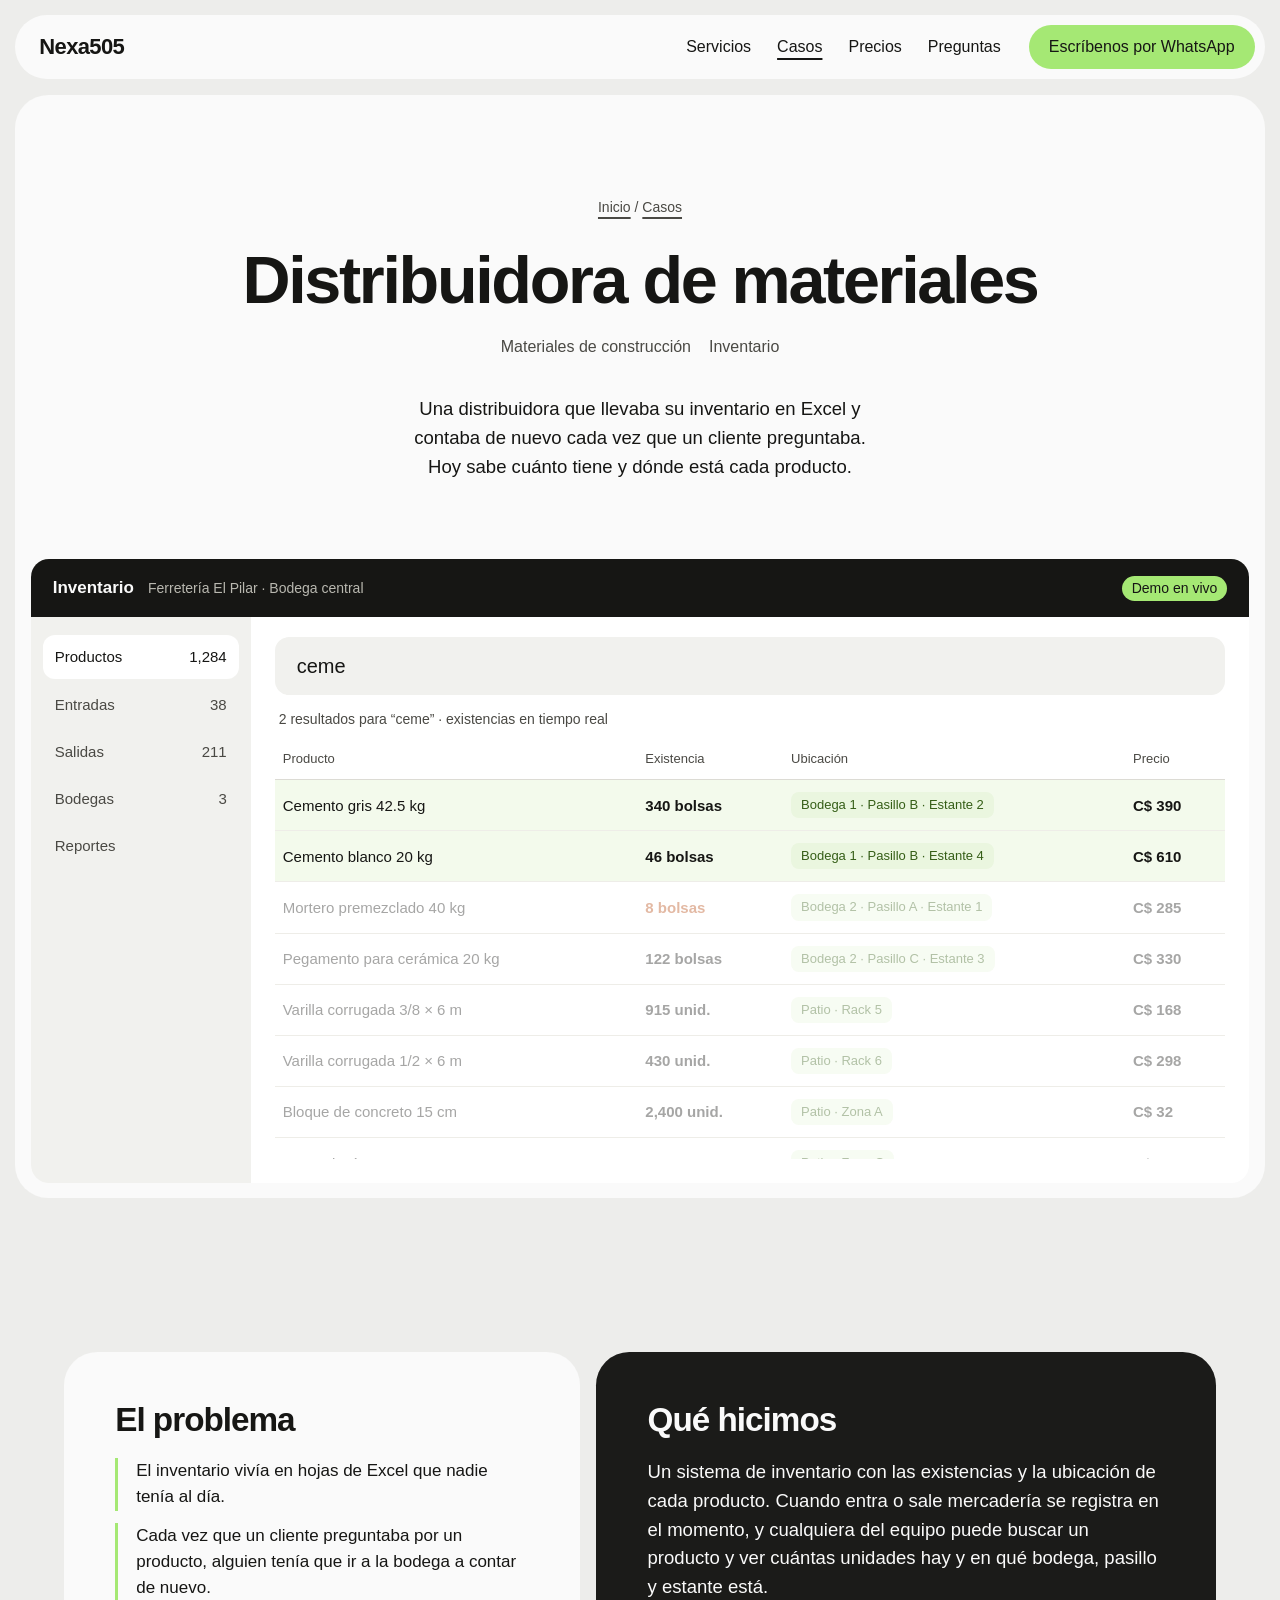
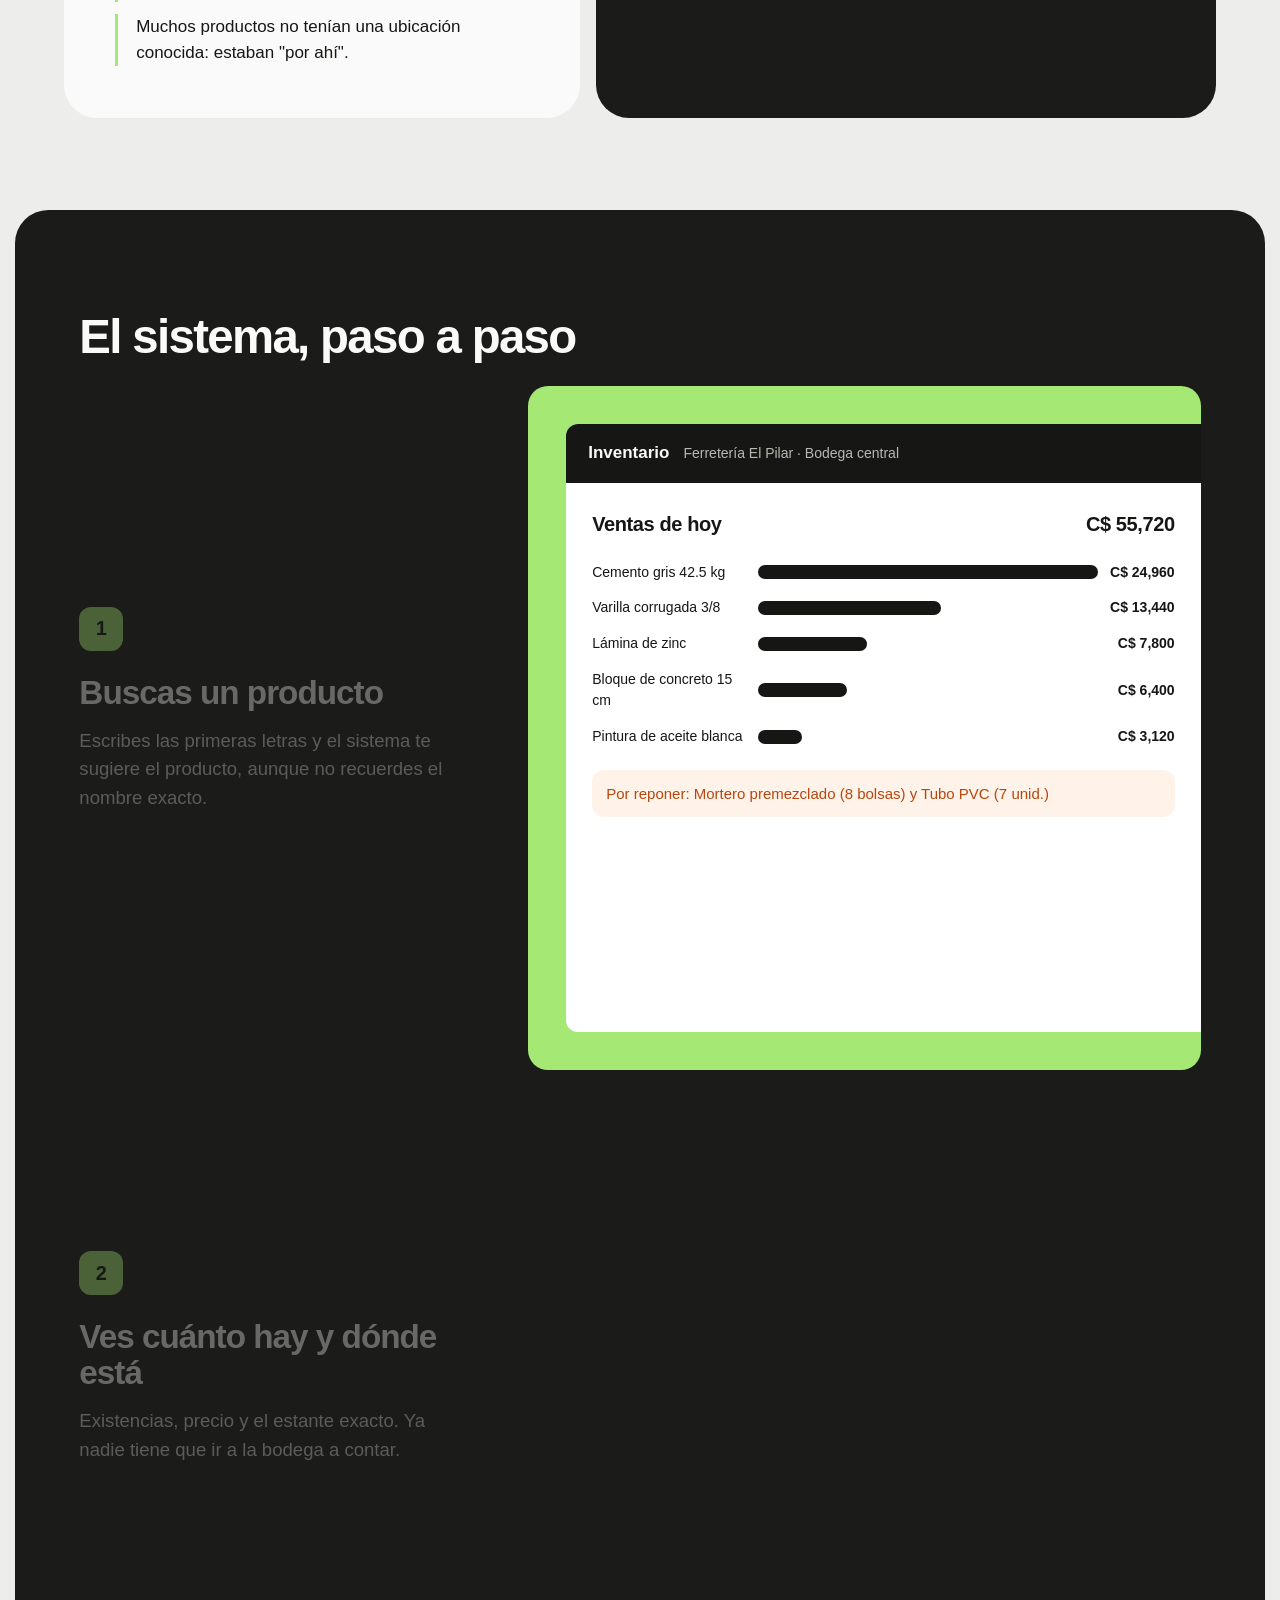
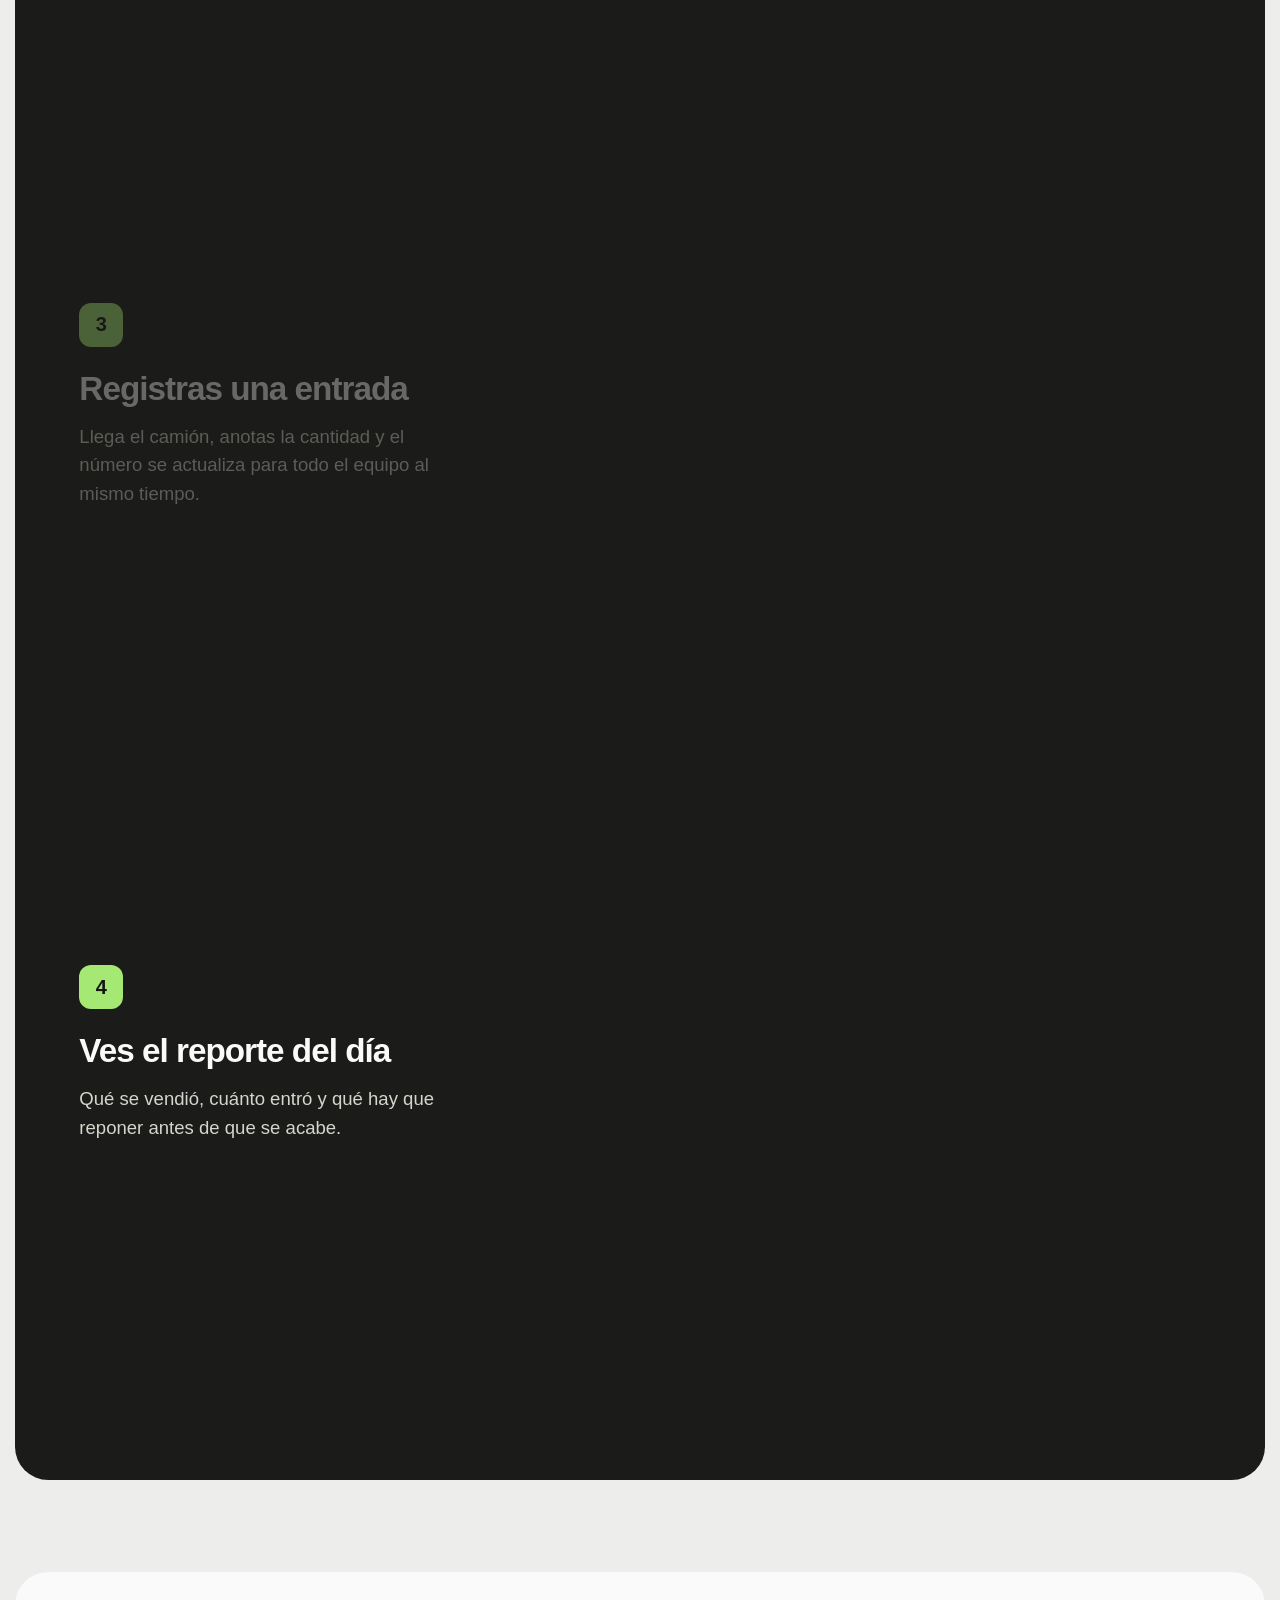
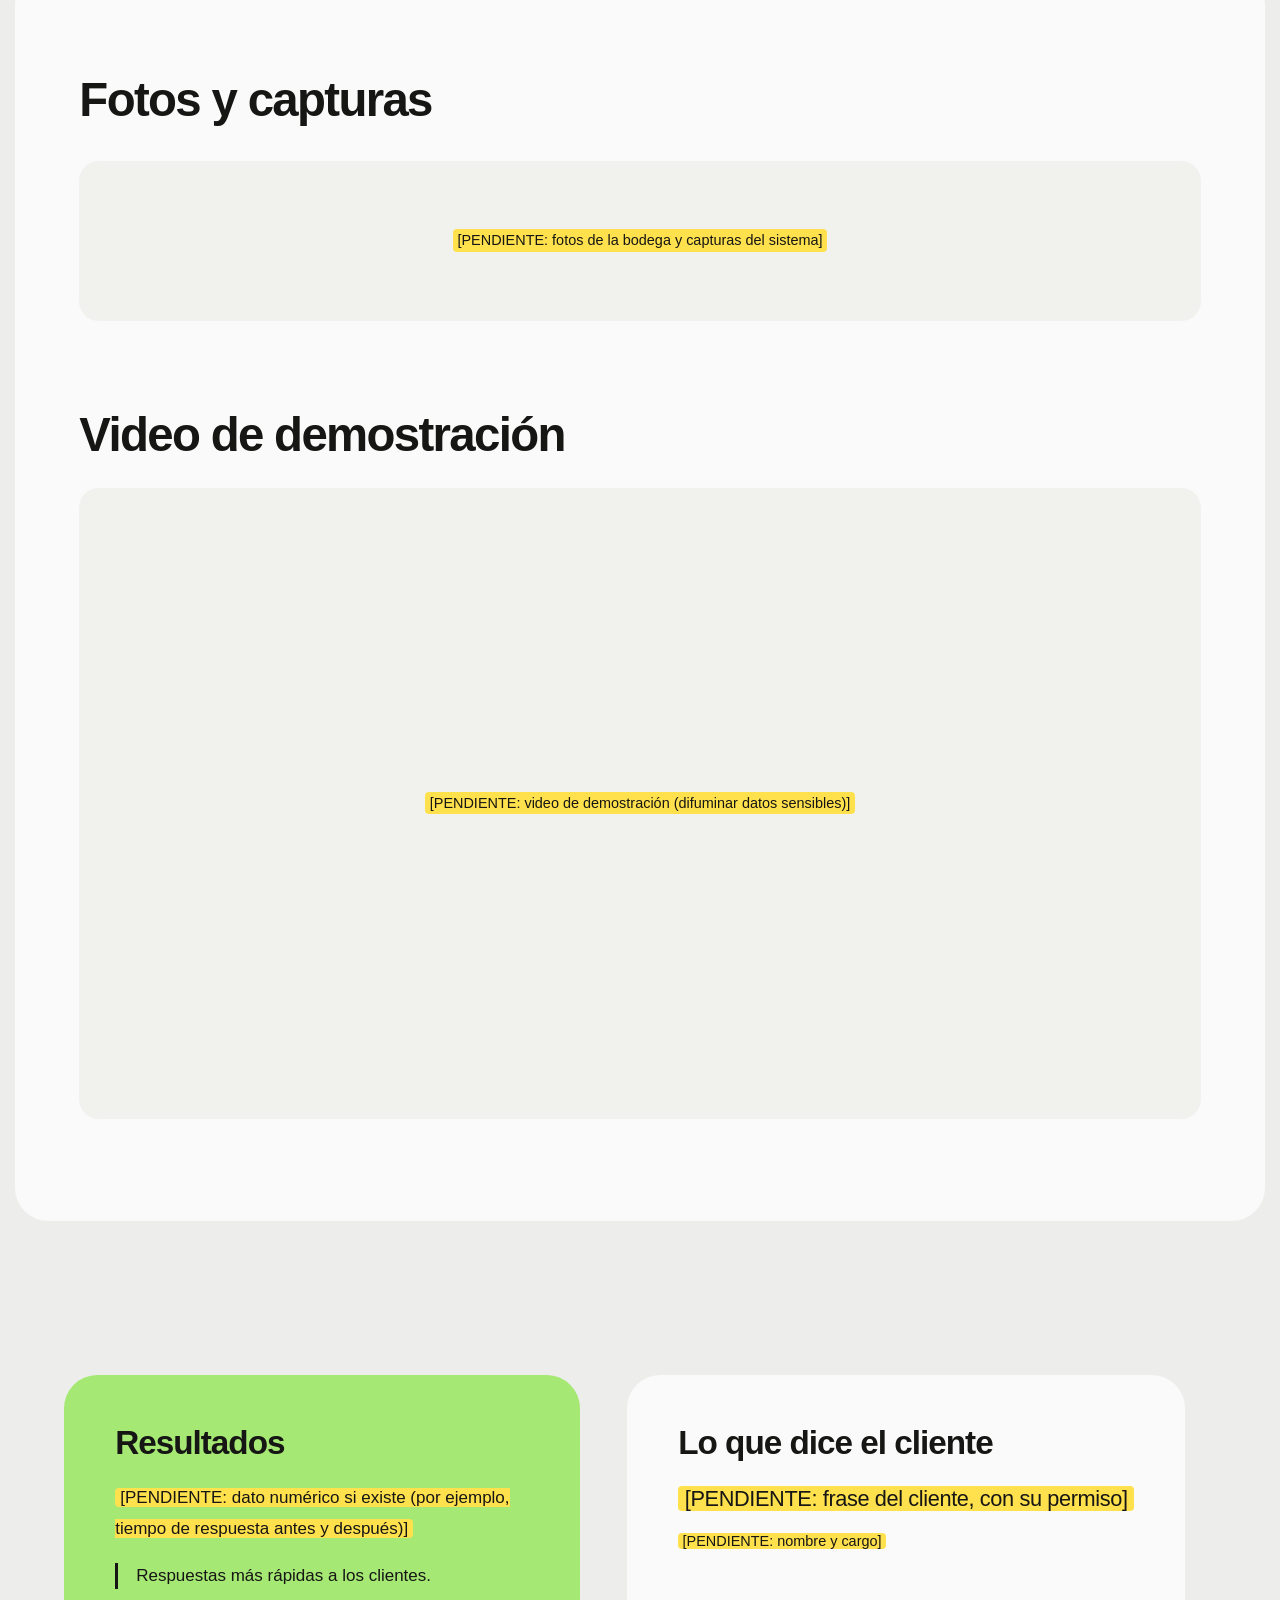
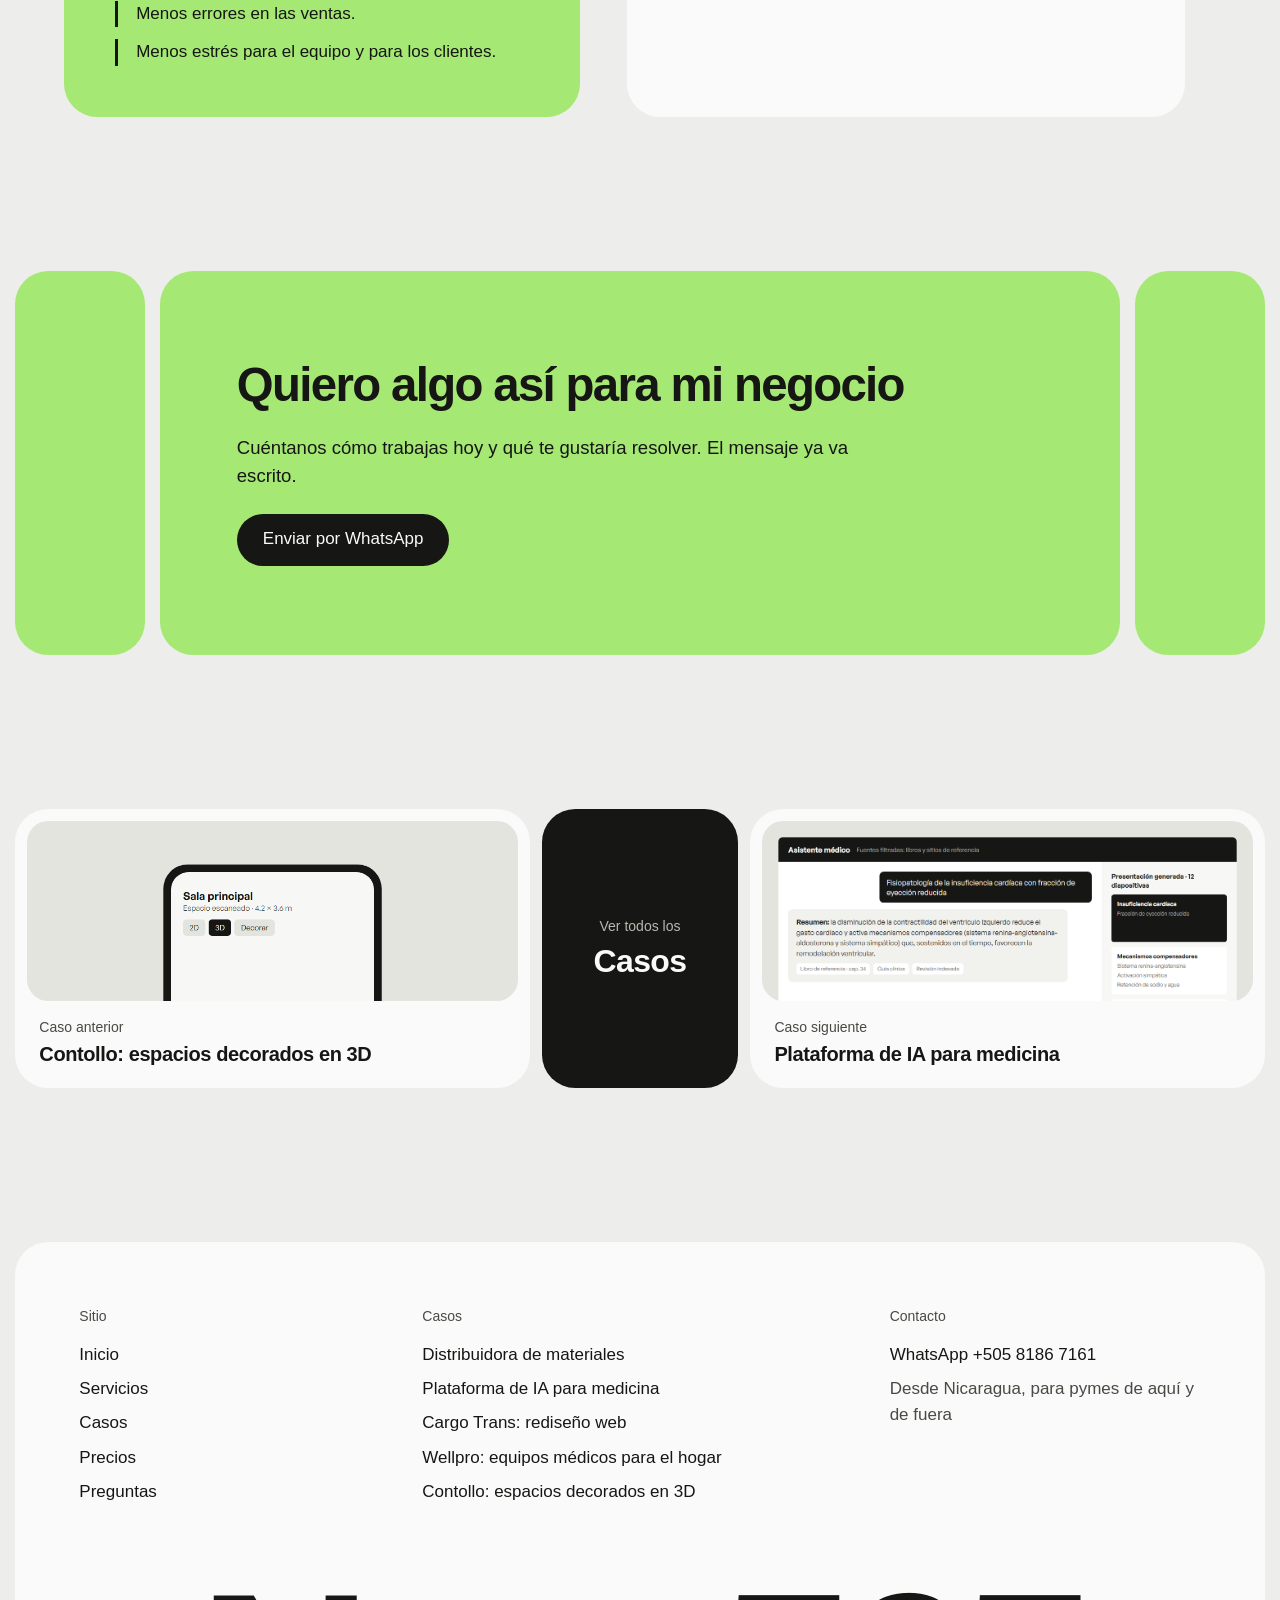
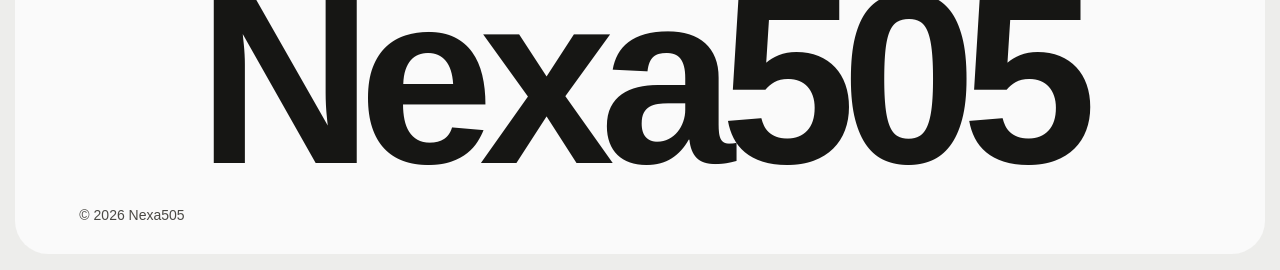
<file: casos/distribuidora-materiales-construccion/index.html>
<!doctype html>
<html lang="es">
<head>
<meta charset="utf-8">
<meta name="viewport" content="width=device-width, initial-scale=1">
<title>Distribuidora de materiales | Casos Nexa505</title>
<meta name="description" content="Caso Nexa505: sistema de inventario para una distribuidora de materiales de construcción que pasó del Excel a existencias y ubicaciones en tiempo real.">
<meta property="og:title" content="Distribuidora de materiales | Casos Nexa505">
<meta property="og:description" content="Caso Nexa505: sistema de inventario para una distribuidora de materiales de construcción que pasó del Excel a existencias y ubicaciones en tiempo real.">
<meta property="og:type" content="website">
<meta property="og:locale" content="es_NI">
<meta property="og:image" content="https://gelder07.github.io/nexa-505-web/assets/og.png">
<meta property="og:image:width" content="1200">
<meta property="og:image:height" content="630">
<meta name="twitter:card" content="summary_large_image">
<meta name="theme-color" content="#efeee9">
<link rel="icon" href="../../assets/favicon.svg" type="image/svg+xml">
<link rel="preconnect" href="https://api.fontshare.com" crossorigin>
<link href="https://api.fontshare.com/v2/css?f[]=general-sans@400,500,600&display=swap" rel="stylesheet">
<link rel="stylesheet" href="../../assets/site.css">
<script>document.documentElement.classList.add('js')</script>
</head>
<body>
<a class="skip" href="#contenido">Saltar al contenido</a>
<header class="top">
  <a class="mark" href="../../index.html" aria-label="Nexa505, inicio">Nexa505</a>
  <nav class="nav" aria-label="Principal">
    <a class="link" href="../../index.html#servicios">Servicios</a>
    <a class="link" href="../../casos/index.html" aria-current="page">Casos</a>
    <a class="link" href="../../index.html#precios">Precios</a>
    <a class="link" href="../../index.html#preguntas">Preguntas</a>
  </nav>
  <a class="button button-sm top-cta" href="https://wa.me/50581867161?text=Hola%2C%20vi%20Nexa505%20y%20quiero%20contarles%20lo%20que%20necesita%20mi%20negocio." target="_blank" rel="noopener">Escríbenos por WhatsApp</a>
  <details class="menu">
    <summary>Menú</summary>
    <nav aria-label="Principal en celular">
      <a href="../../index.html">Inicio</a>
      <a href="../../index.html#servicios">Servicios</a>
      <a href="../../casos/index.html">Casos</a>
      <a href="../../index.html#precios">Precios</a>
      <a href="../../index.html#preguntas">Preguntas</a>
      <a href="https://wa.me/50581867161?text=Hola%2C%20vi%20Nexa505%20y%20quiero%20contarles%20lo%20que%20necesita%20mi%20negocio." target="_blank" rel="noopener">Escríbenos por WhatsApp</a>
    </nav>
  </details>
</header>
<main id="contenido">

<article class="case">
  <header class="case-head sheet">
    <nav class="crumbs" aria-label="Ruta"><a class="link-plain" href="../../index.html">Inicio</a> / <a class="link-plain" href="../index.html">Casos</a></nav>
    <h1 id="h1" data-rise>Distribuidora de materiales</h1>
    <p class="wk-meta case-rubro" data-rise style="--i:1"><span>Materiales de construcción</span><span>Inventario</span></p>
    <p class="hero-sub" data-rise style="--i:2">Una distribuidora que llevaba su inventario en Excel y contaba de nuevo cada vez que un cliente preguntaba. Hoy sabe cuánto tiene y dónde está cada producto.</p>
    <div class="demo" data-rise style="--i:3">
    <div class="win win-demo" data-ui>
      <div class="win-bar"><strong>Inventario</strong><span>Ferretería El Pilar · Bodega central</span><span class="win-tag">Demo en vivo</span></div>
      <div class="demo-grid">
        <ul class="demo-side" aria-label="Menú de la demo">
          <li class="on">Productos <b>1,284</b></li><li>Entradas <b>38</b></li><li>Salidas <b>211</b></li><li>Bodegas <b>3</b></li><li>Reportes</li>
        </ul>
        <div class="demo-main">
          <label class="demo-search"><span class="sr">Buscar un producto</span>
            <input id="inv-q" type="search" placeholder="Escribe un producto: cemento, varilla, pintura…" autocomplete="off" spellcheck="false">
          </label>
          <p class="demo-count" aria-live="polite"><span id="inv-n">14 productos</span> · existencias en tiempo real</p>
          <p class="demo-empty" hidden>Ese producto no está en la demo. En tu sistema estarían todos los tuyos.</p>
          <div class="demo-table"><table>
            <thead><tr><th>Producto</th><th>Existencia</th><th>Ubicación</th><th>Precio</th></tr></thead>
            <tbody id="inv-rows"><tr data-k="cemento gris 42.5 kg"><td>Cemento gris 42.5 kg</td><td class="n">340 bolsas</td><td><span class="loc">Bodega 1 · Pasillo B · Estante 2</span></td><td class="n">C$ 390</td></tr><tr data-k="cemento blanco 20 kg"><td>Cemento blanco 20 kg</td><td class="n">46 bolsas</td><td><span class="loc">Bodega 1 · Pasillo B · Estante 4</span></td><td class="n">C$ 610</td></tr><tr data-k="mortero premezclado 40 kg"><td>Mortero premezclado 40 kg</td><td class="n low">8 bolsas</td><td><span class="loc">Bodega 2 · Pasillo A · Estante 1</span></td><td class="n">C$ 285</td></tr><tr data-k="pegamento para ceramica 20 kg"><td>Pegamento para cerámica 20 kg</td><td class="n">122 bolsas</td><td><span class="loc">Bodega 2 · Pasillo C · Estante 3</span></td><td class="n">C$ 330</td></tr><tr data-k="varilla corrugada 3/8 × 6 m"><td>Varilla corrugada 3/8 × 6 m</td><td class="n">915 unid.</td><td><span class="loc">Patio · Rack 5</span></td><td class="n">C$ 168</td></tr><tr data-k="varilla corrugada 1/2 × 6 m"><td>Varilla corrugada 1/2 × 6 m</td><td class="n">430 unid.</td><td><span class="loc">Patio · Rack 6</span></td><td class="n">C$ 298</td></tr><tr data-k="bloque de concreto 15 cm"><td>Bloque de concreto 15 cm</td><td class="n">2,400 unid.</td><td><span class="loc">Patio · Zona A</span></td><td class="n">C$ 32</td></tr><tr data-k="arena de rio"><td>Arena de río</td><td class="n">18 m³</td><td><span class="loc">Patio · Zona C</span></td><td class="n">C$ 950</td></tr><tr data-k="lamina de zinc cal. 26 × 12 pies"><td>Lámina de zinc cal. 26 × 12 pies</td><td class="n">260 unid.</td><td><span class="loc">Bodega 3 · Pasillo A · Estante 1</span></td><td class="n">C$ 520</td></tr><tr data-k="clavo de 3 pulgadas"><td>Clavo de 3 pulgadas</td><td class="n">96 lb</td><td><span class="loc">Bodega 1 · Pasillo D · Gaveta 7</span></td><td class="n">C$ 45</td></tr><tr data-k="tubo pvc 1/2 pulgada × 6 m"><td>Tubo PVC 1/2 pulgada × 6 m</td><td class="n low">7 unid.</td><td><span class="loc">Bodega 3 · Pasillo B · Estante 2</span></td><td class="n">C$ 115</td></tr><tr data-k="pintura de aceite blanca"><td>Pintura de aceite blanca</td><td class="n">64 galones</td><td><span class="loc">Bodega 2 · Pasillo D · Estante 1</span></td><td class="n">C$ 780</td></tr><tr data-k="tabla de pino 1 × 12 × 12 pies"><td>Tabla de pino 1 × 12 × 12 pies</td><td class="n">150 unid.</td><td><span class="loc">Bodega 3 · Pasillo C · Estante 4</span></td><td class="n">C$ 410</td></tr><tr data-k="alambre de amarre"><td>Alambre de amarre</td><td class="n">210 lb</td><td><span class="loc">Bodega 1 · Pasillo D · Gaveta 2</span></td><td class="n">C$ 52</td></tr></tbody>
          </table>
          </div>
        </div>
      </div>
    </div>
  </div>
  </header>

  <div class="case-board sec">
    <section class="ct ct-prob" aria-labelledby="h-prob" data-reveal>
      <h2 id="h-prob">El problema</h2>
      <ul><li>El inventario vivía en hojas de Excel que nadie tenía al día.</li><li>Cada vez que un cliente preguntaba por un producto, alguien tenía que ir a la bodega a contar de nuevo.</li><li>Muchos productos no tenían una ubicación conocida: estaban &quot;por ahí&quot;.</li></ul>
    </section>
    <section class="ct ct-did" aria-labelledby="h-did" data-reveal style="--i:1">
      <h2 id="h-did">Qué hicimos</h2>
      <p>Un sistema de inventario con las existencias y la ubicación de cada producto. Cuando entra o sale mercadería se registra en el momento, y cualquiera del equipo puede buscar un producto y ver cuántas unidades hay y en qué bodega, pasillo y estante está.</p>
    </section>
  </div>

  <section class="steps sheet sheet-dark sec" aria-labelledby="h-steps">
  <h2 id="h-steps" class="head steps-h" data-reveal>El sistema, paso a paso</h2>
  <div class="steps-grid">
    <ol class="steps-list">
      <li class="step" data-step="0">
        <h3>Buscas un producto</h3>
        <p>Escribes las primeras letras y el sistema te sugiere el producto, aunque no recuerdes el nombre exacto.</p>
        <div class="step-pic"><div class="win" data-ui><div class="win-bar"><strong>Inventario</strong><span>Ferretería El Pilar · Bodega central</span></div><div class="win-body"><div class="s-search"><span class="s-input">cem<span class="caret"></span></span>
    <ul class="s-sug"><li class="on">Cemento gris 42.5 kg</li><li>Cemento blanco 20 kg</li><li>Mortero premezclado 40 kg</li></ul></div></div></div></div>
      </li>
      <li class="step" data-step="1">
        <h3>Ves cuánto hay y dónde está</h3>
        <p>Existencias, precio y el estante exacto. Ya nadie tiene que ir a la bodega a contar.</p>
        <div class="step-pic"><div class="win" data-ui><div class="win-bar"><strong>Inventario</strong><span>Ferretería El Pilar · Bodega central</span></div><div class="win-body"><div class="s-detail"><p class="s-title">Cemento gris 42.5 kg</p>
    <p class="s-big">340 <span>bolsas</span></p>
    <p class="loc loc-big">Bodega 1 · Pasillo B · Estante 2</p>
    <dl class="s-facts"><div><dt>Precio</dt><dd>C$ 390</dd></div><div><dt>Vendidas este mes</dt><dd>512 bolsas</dd></div><div><dt>Última entrada</dt><dd>15 de octubre</dd></div></dl></div></div></div></div>
      </li>
      <li class="step" data-step="2">
        <h3>Registras una entrada</h3>
        <p>Llega el camión, anotas la cantidad y el número se actualiza para todo el equipo al mismo tiempo.</p>
        <div class="step-pic"><div class="win" data-ui><div class="win-bar"><strong>Inventario</strong><span>Ferretería El Pilar · Bodega central</span></div><div class="win-body"><div class="s-form"><p class="s-title">Nueva entrada</p>
    <div class="s-field"><span>Producto</span><b>Cemento gris 42.5 kg</b></div>
    <div class="s-field"><span>Cantidad</span><b>+ 120 bolsas</b></div>
    <div class="s-field"><span>Proveedor</span><b>Cementera del Norte</b></div>
    <p class="s-toast">Entrada guardada: de 340 a 460 bolsas</p></div></div></div></div>
      </li>
      <li class="step" data-step="3">
        <h3>Ves el reporte del día</h3>
        <p>Qué se vendió, cuánto entró y qué hay que reponer antes de que se acabe.</p>
        <div class="step-pic"><div class="win" data-ui><div class="win-bar"><strong>Inventario</strong><span>Ferretería El Pilar · Bodega central</span></div><div class="win-body"><div class="s-report"><p class="s-title">Ventas de hoy <b>C$ 55,720</b></p>
    <ul class="s-bars"><li><span>Cemento gris 42.5 kg</span><i style="--w:100.0%"></i><b>C$ 24,960</b></li><li><span>Varilla corrugada 3/8</span><i style="--w:53.8%"></i><b>C$ 13,440</b></li><li><span>Lámina de zinc</span><i style="--w:31.3%"></i><b>C$ 7,800</b></li><li><span>Bloque de concreto 15 cm</span><i style="--w:25.6%"></i><b>C$ 6,400</b></li><li><span>Pintura de aceite blanca</span><i style="--w:12.5%"></i><b>C$ 3,120</b></li></ul>
    <p class="s-note">Por reponer: Mortero premezclado (8 bolsas) y Tubo PVC (7 unid.)</p></div></div></div></div>
      </li>
    </ol>
    <div class="steps-stage" aria-hidden="true">
      <div class="steps-frame"><div class="stage-screen is-on" data-screen="0"><div class="win" data-ui><div class="win-bar"><strong>Inventario</strong><span>Ferretería El Pilar · Bodega central</span></div><div class="win-body"><div class="s-search"><span class="s-input">cem<span class="caret"></span></span>
    <ul class="s-sug"><li class="on">Cemento gris 42.5 kg</li><li>Cemento blanco 20 kg</li><li>Mortero premezclado 40 kg</li></ul></div></div></div></div><div class="stage-screen" data-screen="1"><div class="win" data-ui><div class="win-bar"><strong>Inventario</strong><span>Ferretería El Pilar · Bodega central</span></div><div class="win-body"><div class="s-detail"><p class="s-title">Cemento gris 42.5 kg</p>
    <p class="s-big">340 <span>bolsas</span></p>
    <p class="loc loc-big">Bodega 1 · Pasillo B · Estante 2</p>
    <dl class="s-facts"><div><dt>Precio</dt><dd>C$ 390</dd></div><div><dt>Vendidas este mes</dt><dd>512 bolsas</dd></div><div><dt>Última entrada</dt><dd>15 de octubre</dd></div></dl></div></div></div></div><div class="stage-screen" data-screen="2"><div class="win" data-ui><div class="win-bar"><strong>Inventario</strong><span>Ferretería El Pilar · Bodega central</span></div><div class="win-body"><div class="s-form"><p class="s-title">Nueva entrada</p>
    <div class="s-field"><span>Producto</span><b>Cemento gris 42.5 kg</b></div>
    <div class="s-field"><span>Cantidad</span><b>+ 120 bolsas</b></div>
    <div class="s-field"><span>Proveedor</span><b>Cementera del Norte</b></div>
    <p class="s-toast">Entrada guardada: de 340 a 460 bolsas</p></div></div></div></div><div class="stage-screen" data-screen="3"><div class="win" data-ui><div class="win-bar"><strong>Inventario</strong><span>Ferretería El Pilar · Bodega central</span></div><div class="win-body"><div class="s-report"><p class="s-title">Ventas de hoy <b>C$ 55,720</b></p>
    <ul class="s-bars"><li><span>Cemento gris 42.5 kg</span><i style="--w:100.0%"></i><b>C$ 24,960</b></li><li><span>Varilla corrugada 3/8</span><i style="--w:53.8%"></i><b>C$ 13,440</b></li><li><span>Lámina de zinc</span><i style="--w:31.3%"></i><b>C$ 7,800</b></li><li><span>Bloque de concreto 15 cm</span><i style="--w:25.6%"></i><b>C$ 6,400</b></li><li><span>Pintura de aceite blanca</span><i style="--w:12.5%"></i><b>C$ 3,120</b></li></ul>
    <p class="s-note">Por reponer: Mortero premezclado (8 bolsas) y Tubo PVC (7 unid.)</p></div></div></div></div></div>
    </div>
  </div>
</section>

  <section class="case-gal sheet sec" aria-labelledby="h-gal">
    <h2 id="h-gal" class="head" data-reveal>Fotos y capturas</h2>
    <div class="gal">
      
      <div class="gal-pend" data-reveal style="--i:2"><span class="pend">[PENDIENTE: fotos de la bodega y capturas del sistema]</span></div>
    </div>
    
    <h2 id="h-vid" class="head case-vid-h" data-reveal>Video de demostración</h2>
    <div class="vid vid-pend" data-reveal><span class="pend">[PENDIENTE: video de demostración (difuminar datos sensibles)]</span></div>
  </section>

  <div class="case-board sec">
    <section class="ct ct-res" aria-labelledby="h-res" data-reveal>
      <h2 id="h-res">Resultados</h2>
      <p class="res-fig"><span class="pend">[PENDIENTE: dato numérico si existe (por ejemplo, tiempo de respuesta antes y después)]</span></p>
      <ul><li>Respuestas más rápidas a los clientes.</li><li>Menos errores en las ventas.</li><li>Menos estrés para el equipo y para los clientes.</li></ul>
      
    </section>
    <section class="ct ct-quote" aria-labelledby="h-quote" data-reveal style="--i:1">
      <h2 id="h-quote">Lo que dice el cliente</h2>
      <blockquote><p><span class="pend">[PENDIENTE: frase del cliente, con su permiso]</span></p><footer><span class="pend">[PENDIENTE: nombre y cargo]</span></footer></blockquote>
    </section>
  </div>

  <section class="close sec" aria-labelledby="h-close">
  <div class="close-side" aria-hidden="true"></div>
  <div class="close-main" data-reveal>
    <h2 id="h-close" class="head">Quiero algo así para mi negocio</h2>
    <p class="lead">Cuéntanos cómo trabajas hoy y qué te gustaría resolver. El mensaje ya va escrito.</p>
    <a class="button button-ink" href="https://wa.me/50581867161?text=Hola%2C%20vi%20el%20caso%20%22Distribuidora%20de%20materiales%22%20en%20Nexa505%20y%20quiero%20algo%20as%C3%AD%20para%20mi%20negocio." target="_blank" rel="noopener">Enviar por WhatsApp</a>
  </div>
  <div class="close-side" aria-hidden="true"></div>
</section>

  <nav class="case-nav sec" aria-label="Otros casos">
    <a class="cn" href="../contollo-app-espacios-3d/index.html" data-reveal><span class="cn-pic"><img class="cover" src="../../assets/img/ui-contollo.png" width="900" height="1000" alt="" style="object-position:top" loading="lazy" decoding="async"></span><span>Caso anterior</span><strong>Contollo: espacios decorados en 3D</strong></a>
    <a class="cn cn-all" href="../index.html" data-reveal style="--i:1"><span>Ver todos los</span><strong>Casos</strong></a>
    <a class="cn" href="../plataforma-ia-estudiantes-medicina/index.html" data-reveal style="--i:2"><span class="cn-pic"><img class="cover" src="../../assets/img/ui-ia.png" width="1200" height="800" alt="" style="object-position:top" loading="lazy" decoding="async"></span><span>Caso siguiente</span><strong>Plataforma de IA para medicina</strong></a>
  </nav>
</article>

<dialog class="lightbox" aria-label="Imagen ampliada">
  <form method="dialog"><button class="lb-close">Cerrar</button></form>
  <img alt="">
</dialog>
</main>
<footer class="foot">
  <div class="foot-cols">
    <nav aria-label="Sitio"><h2>Sitio</h2><a class="link" href="../../index.html">Inicio</a><a class="link" href="../../index.html#servicios">Servicios</a><a class="link" href="../../casos/index.html">Casos</a><a class="link" href="../../index.html#precios">Precios</a><a class="link" href="../../index.html#preguntas">Preguntas</a></nav>
    <nav aria-label="Casos"><h2>Casos</h2><a class="link" href="../../casos/distribuidora-materiales-construccion/index.html">Distribuidora de materiales</a><a class="link" href="../../casos/plataforma-ia-estudiantes-medicina/index.html">Plataforma de IA para medicina</a><a class="link" href="../../casos/cargo-trans-rediseno-web/index.html">Cargo Trans: rediseño web</a><a class="link" href="../../casos/wellpro-equipos-medicos-hogar/index.html">Wellpro: equipos médicos para el hogar</a><a class="link" href="../../casos/contollo-app-espacios-3d/index.html">Contollo: espacios decorados en 3D</a></nav>
    <div><h2>Contacto</h2>
      <a class="link" href="https://wa.me/50581867161?text=Hola%2C%20vi%20Nexa505%20y%20quiero%20contarles%20lo%20que%20necesita%20mi%20negocio." target="_blank" rel="noopener">WhatsApp +505 8186 7161</a>
      <span>Desde Nicaragua, para pymes de aquí y de fuera</span>
    </div>
  </div>
  <p class="foot-name" aria-hidden="true">Nexa505</p>
  <div class="foot-last">
    <span>© 2026 Nexa505</span>
    
  </div>
</footer>
<script src="../../assets/site.js" defer></script>
</body>
</html>
</file>
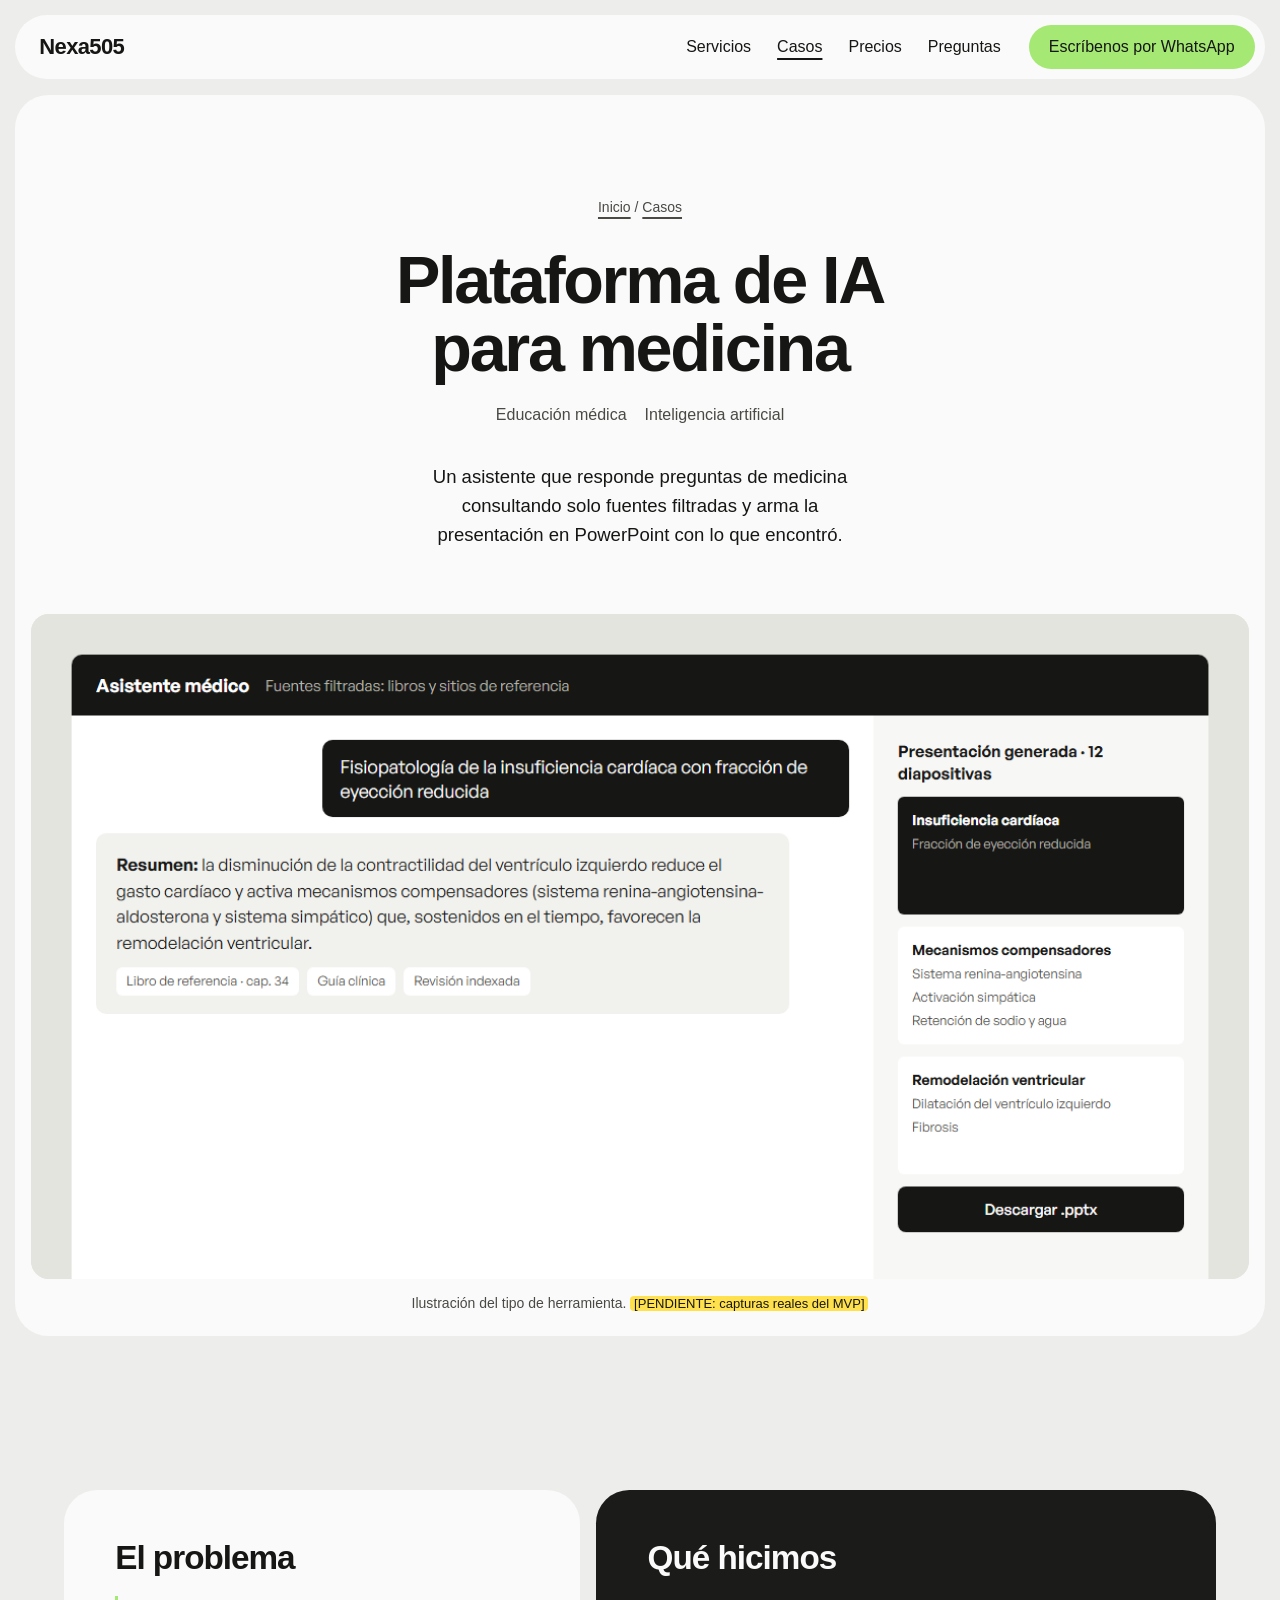
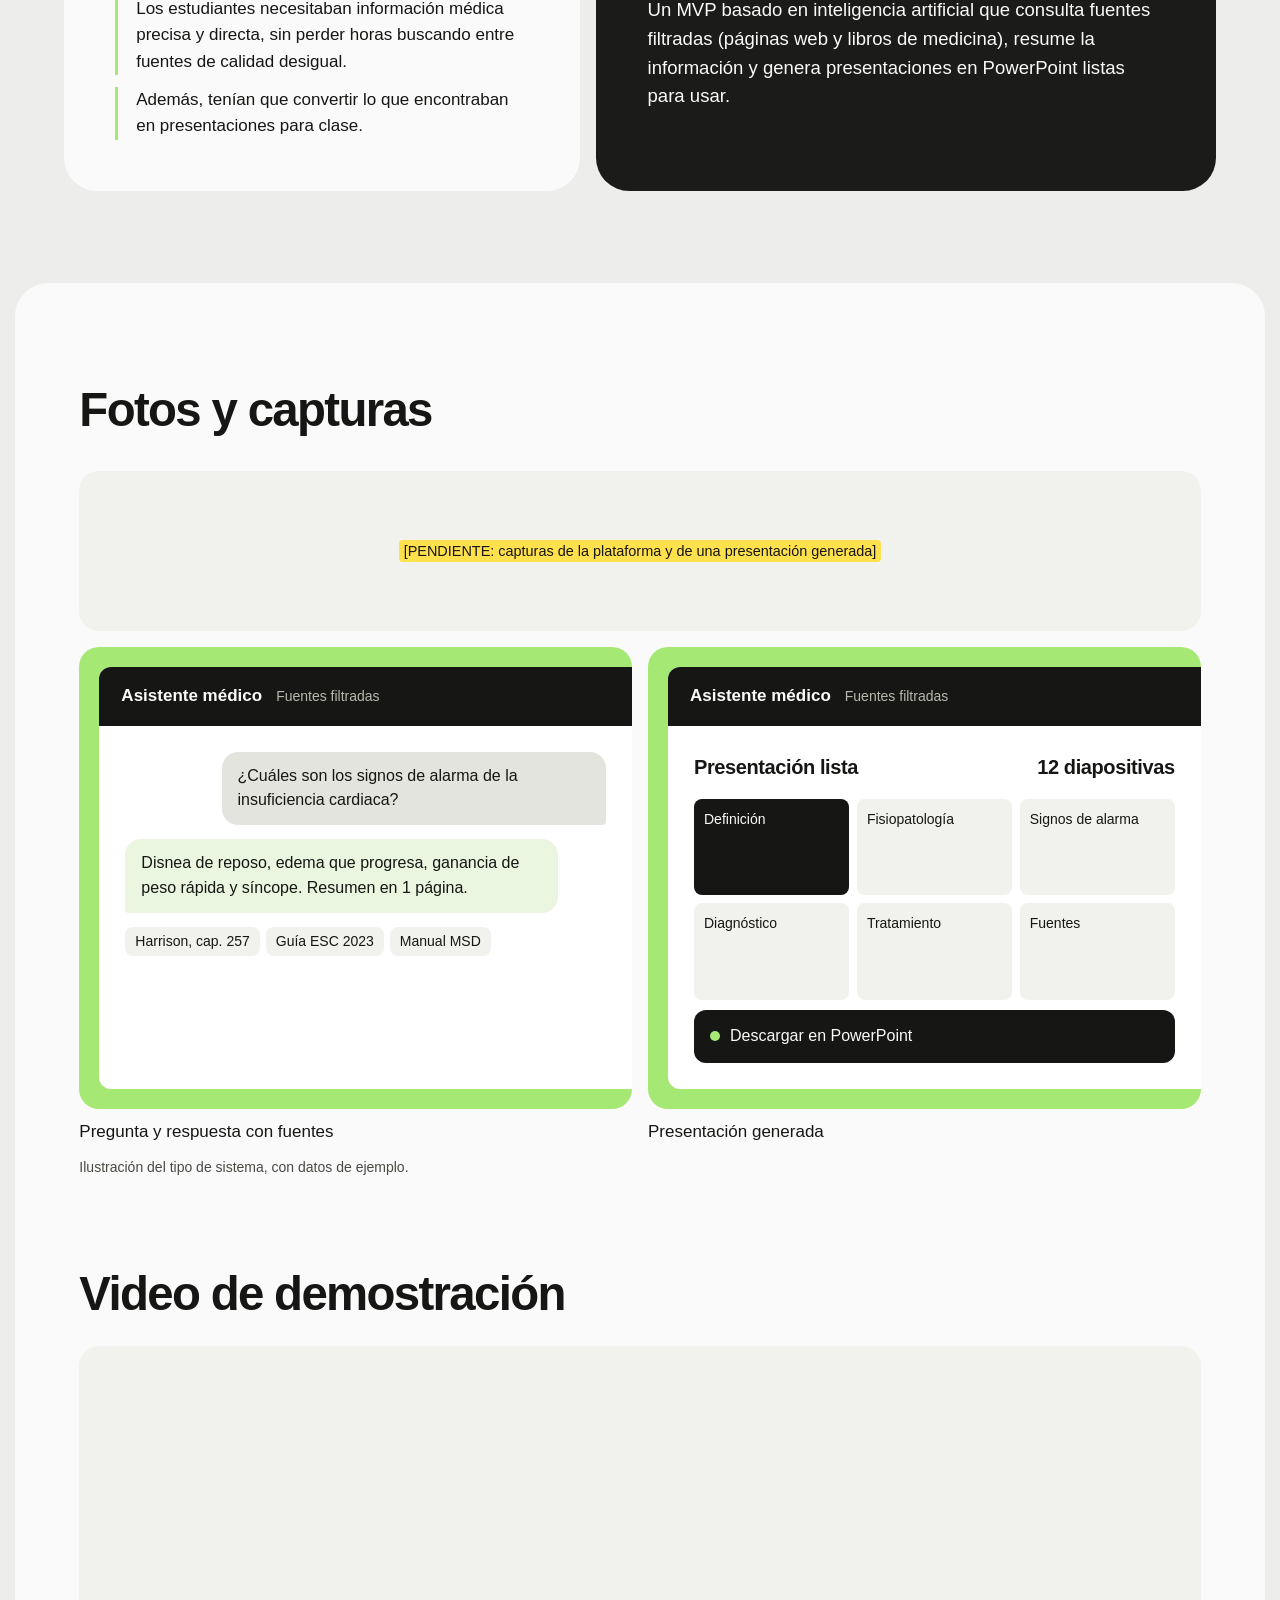
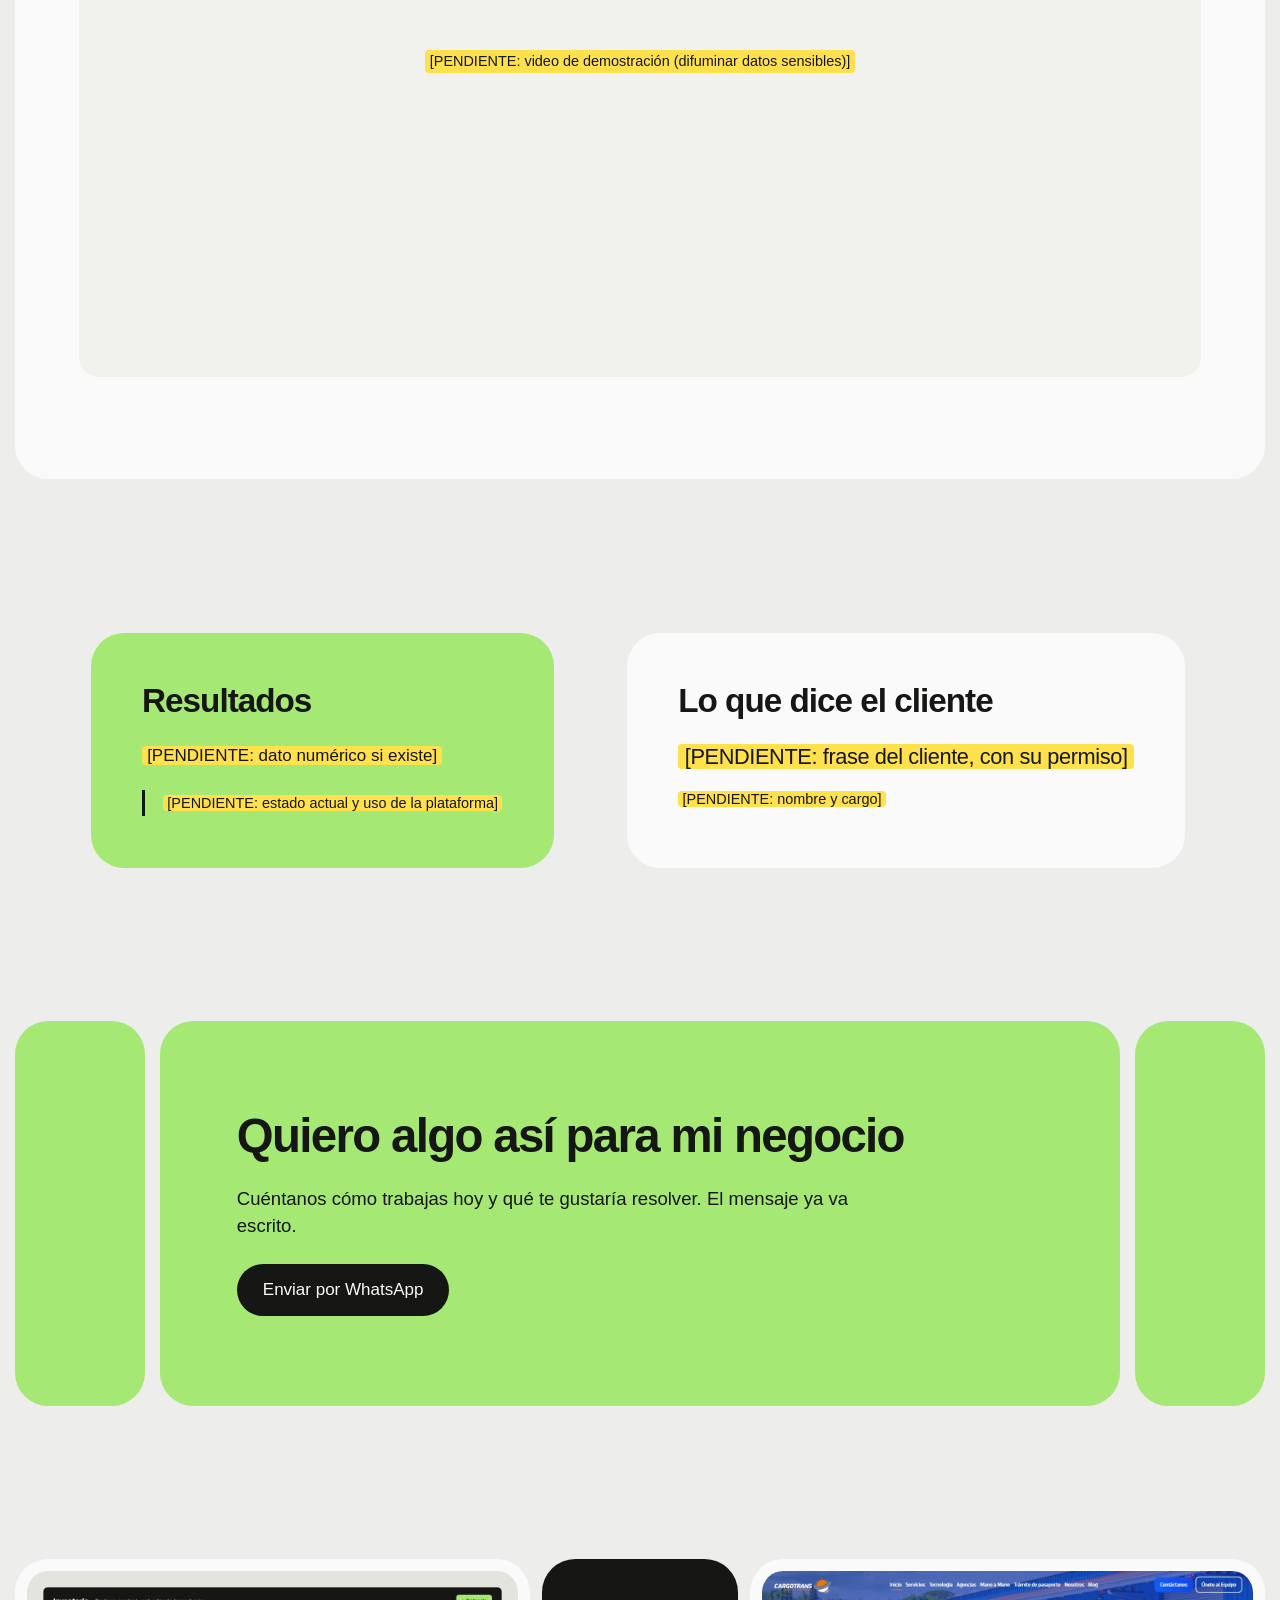
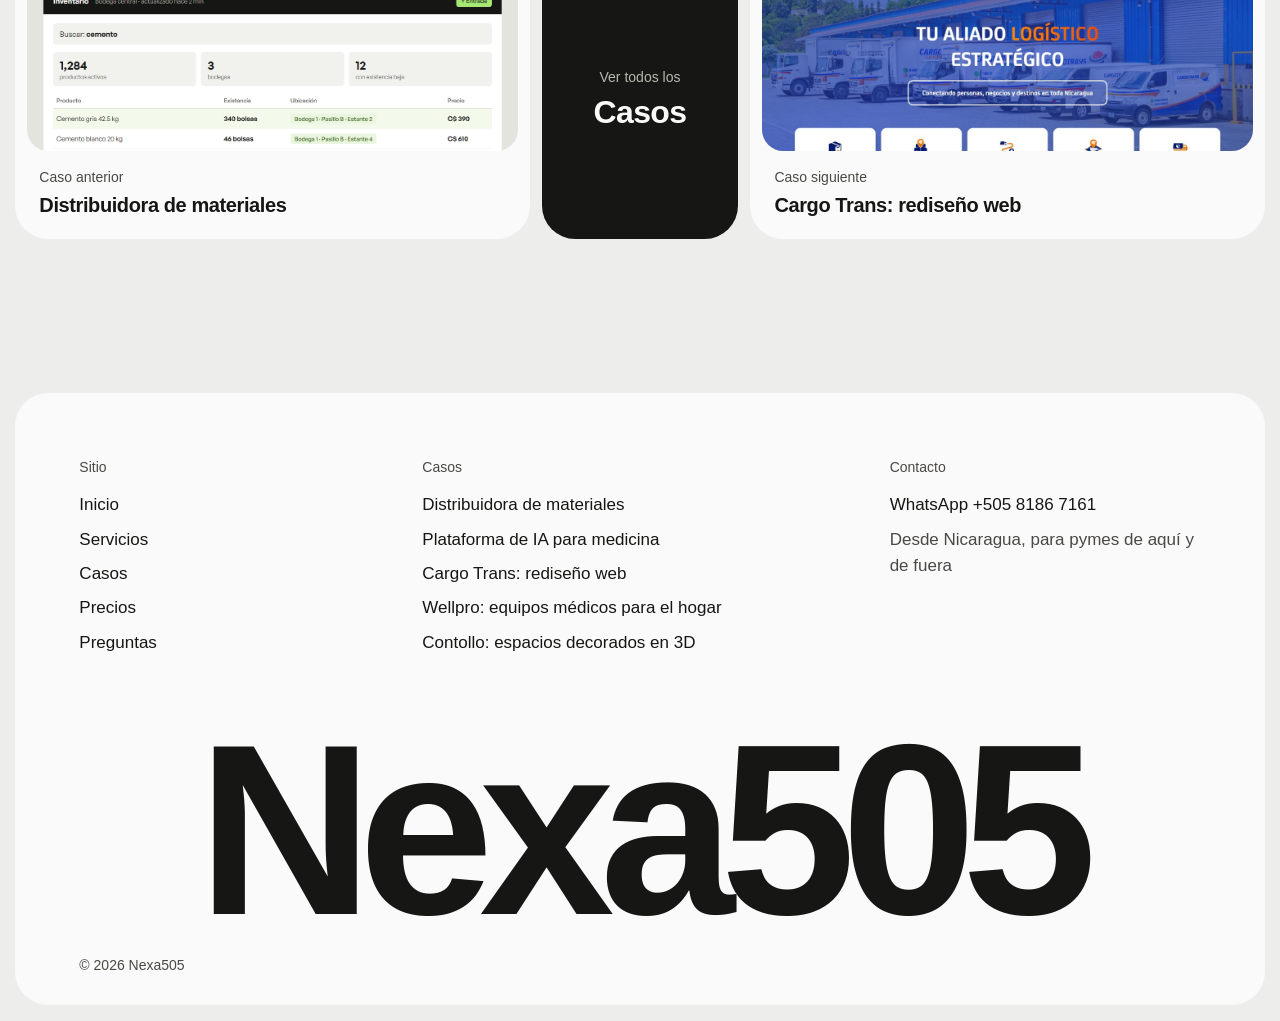
<file: casos/plataforma-ia-estudiantes-medicina/index.html>
<!doctype html>
<html lang="es">
<head>
<meta charset="utf-8">
<meta name="viewport" content="width=device-width, initial-scale=1">
<title>Plataforma de IA para medicina | Casos Nexa505</title>
<meta name="description" content="Caso Nexa505: MVP con inteligencia artificial que consulta libros y sitios médicos filtrados y genera presentaciones en PowerPoint para estudiantes.">
<meta property="og:title" content="Plataforma de IA para medicina | Casos Nexa505">
<meta property="og:description" content="Caso Nexa505: MVP con inteligencia artificial que consulta libros y sitios médicos filtrados y genera presentaciones en PowerPoint para estudiantes.">
<meta property="og:type" content="website">
<meta property="og:locale" content="es_NI">
<meta property="og:image" content="https://gelder07.github.io/nexa-505-web/assets/og.png">
<meta property="og:image:width" content="1200">
<meta property="og:image:height" content="630">
<meta name="twitter:card" content="summary_large_image">
<meta name="theme-color" content="#efeee9">
<link rel="icon" href="../../assets/favicon.svg" type="image/svg+xml">
<link rel="preconnect" href="https://api.fontshare.com" crossorigin>
<link href="https://api.fontshare.com/v2/css?f[]=general-sans@400,500,600&display=swap" rel="stylesheet">
<link rel="stylesheet" href="../../assets/site.css">
<script>document.documentElement.classList.add('js')</script>
</head>
<body>
<a class="skip" href="#contenido">Saltar al contenido</a>
<header class="top">
  <a class="mark" href="../../index.html" aria-label="Nexa505, inicio">Nexa505</a>
  <nav class="nav" aria-label="Principal">
    <a class="link" href="../../index.html#servicios">Servicios</a>
    <a class="link" href="../../casos/index.html" aria-current="page">Casos</a>
    <a class="link" href="../../index.html#precios">Precios</a>
    <a class="link" href="../../index.html#preguntas">Preguntas</a>
  </nav>
  <a class="button button-sm top-cta" href="https://wa.me/50581867161?text=Hola%2C%20vi%20Nexa505%20y%20quiero%20contarles%20lo%20que%20necesita%20mi%20negocio." target="_blank" rel="noopener">Escríbenos por WhatsApp</a>
  <details class="menu">
    <summary>Menú</summary>
    <nav aria-label="Principal en celular">
      <a href="../../index.html">Inicio</a>
      <a href="../../index.html#servicios">Servicios</a>
      <a href="../../casos/index.html">Casos</a>
      <a href="../../index.html#precios">Precios</a>
      <a href="../../index.html#preguntas">Preguntas</a>
      <a href="https://wa.me/50581867161?text=Hola%2C%20vi%20Nexa505%20y%20quiero%20contarles%20lo%20que%20necesita%20mi%20negocio." target="_blank" rel="noopener">Escríbenos por WhatsApp</a>
    </nav>
  </details>
</header>
<main id="contenido">

<article class="case">
  <header class="case-head sheet">
    <nav class="crumbs" aria-label="Ruta"><a class="link-plain" href="../../index.html">Inicio</a> / <a class="link-plain" href="../index.html">Casos</a></nav>
    <h1 id="h1" data-rise>Plataforma de IA para medicina</h1>
    <p class="wk-meta case-rubro" data-rise style="--i:1"><span>Educación médica</span><span>Inteligencia artificial</span></p>
    <p class="hero-sub" data-rise style="--i:2">Un asistente que responde preguntas de medicina consultando solo fuentes filtradas y arma la presentación en PowerPoint con lo que encontró.</p>
    <figure class="case-hero" data-rise style="--i:3">
      <div class="case-hero-pic"><img class="cover" src="../../assets/img/ui-ia.png" width="1200" height="800" alt="Pantalla de un asistente médico con una respuesta resumida, sus fuentes y una presentación generada" style="object-position:top" fetchpriority="high" decoding="async"></div>
      <figcaption class="small">Ilustración del tipo de herramienta. <span class="pend">[PENDIENTE: capturas reales del MVP]</span></figcaption>
    </figure>
  </header>

  <div class="case-board sec">
    <section class="ct ct-prob" aria-labelledby="h-prob" data-reveal>
      <h2 id="h-prob">El problema</h2>
      <ul><li>Los estudiantes necesitaban información médica precisa y directa, sin perder horas buscando entre fuentes de calidad desigual.</li><li>Además, tenían que convertir lo que encontraban en presentaciones para clase.</li></ul>
    </section>
    <section class="ct ct-did" aria-labelledby="h-did" data-reveal style="--i:1">
      <h2 id="h-did">Qué hicimos</h2>
      <p>Un MVP basado en inteligencia artificial que consulta fuentes filtradas (páginas web y libros de medicina), resume la información y genera presentaciones en PowerPoint listas para usar.</p>
    </section>
  </div>

  

  <section class="case-gal sheet sec" aria-labelledby="h-gal">
    <h2 id="h-gal" class="head" data-reveal>Fotos y capturas</h2>
    <div class="gal">
      
      <div class="gal-pend" data-reveal style="--i:2"><span class="pend">[PENDIENTE: capturas de la plataforma y de una presentación generada]</span></div>
    </div>
    <div class="case-screens"><figure class="cs" data-reveal style="--i:0"><div class="step-pic"><div class="win" data-ui><div class="win-bar"><strong>Asistente médico</strong><span>Fuentes filtradas</span></div><div class="win-body"><div class="s-chat"><p class="q">¿Cuáles son los signos de alarma de la insuficiencia cardiaca?</p>
    <p class="a">Disnea de reposo, edema que progresa, ganancia de peso rápida y síncope. Resumen en 1 página.</p>
    <ul class="s-src"><li>Harrison, cap. 257</li><li>Guía ESC 2023</li><li>Manual MSD</li></ul></div></div></div></div><figcaption>Pregunta y respuesta con fuentes</figcaption></figure><figure class="cs" data-reveal style="--i:1"><div class="step-pic"><div class="win" data-ui><div class="win-bar"><strong>Asistente médico</strong><span>Fuentes filtradas</span></div><div class="win-body"><div class="s-slides"><p class="s-title">Presentación lista <b>12 diapositivas</b></p>
    <ol class="s-deck"><li>Definición</li><li>Fisiopatología</li><li>Signos de alarma</li><li>Diagnóstico</li><li>Tratamiento</li><li>Fuentes</li></ol>
    <p class="s-toast">Descargar en PowerPoint</p></div></div></div></div><figcaption>Presentación generada</figcaption></figure></div>
    <p class="small case-screens-note">Ilustración del tipo de sistema, con datos de ejemplo.</p>
    <h2 id="h-vid" class="head case-vid-h" data-reveal>Video de demostración</h2>
    <div class="vid vid-pend" data-reveal><span class="pend">[PENDIENTE: video de demostración (difuminar datos sensibles)]</span></div>
  </section>

  <div class="case-board sec">
    <section class="ct ct-res" aria-labelledby="h-res" data-reveal>
      <h2 id="h-res">Resultados</h2>
      <p class="res-fig"><span class="pend">[PENDIENTE: dato numérico si existe]</span></p>
      <ul><li><span class="pend">[PENDIENTE: estado actual y uso de la plataforma]</span></li></ul>
      
    </section>
    <section class="ct ct-quote" aria-labelledby="h-quote" data-reveal style="--i:1">
      <h2 id="h-quote">Lo que dice el cliente</h2>
      <blockquote><p><span class="pend">[PENDIENTE: frase del cliente, con su permiso]</span></p><footer><span class="pend">[PENDIENTE: nombre y cargo]</span></footer></blockquote>
    </section>
  </div>

  <section class="close sec" aria-labelledby="h-close">
  <div class="close-side" aria-hidden="true"></div>
  <div class="close-main" data-reveal>
    <h2 id="h-close" class="head">Quiero algo así para mi negocio</h2>
    <p class="lead">Cuéntanos cómo trabajas hoy y qué te gustaría resolver. El mensaje ya va escrito.</p>
    <a class="button button-ink" href="https://wa.me/50581867161?text=Hola%2C%20vi%20el%20caso%20%22Plataforma%20de%20IA%20para%20medicina%22%20en%20Nexa505%20y%20quiero%20algo%20as%C3%AD%20para%20mi%20negocio." target="_blank" rel="noopener">Enviar por WhatsApp</a>
  </div>
  <div class="close-side" aria-hidden="true"></div>
</section>

  <nav class="case-nav sec" aria-label="Otros casos">
    <a class="cn" href="../distribuidora-materiales-construccion/index.html" data-reveal><span class="cn-pic"><img class="cover" src="../../assets/img/ui-inventario.png" width="1200" height="800" alt="" style="object-position:top" loading="lazy" decoding="async"></span><span>Caso anterior</span><strong>Distribuidora de materiales</strong></a>
    <a class="cn cn-all" href="../index.html" data-reveal style="--i:1"><span>Ver todos los</span><strong>Casos</strong></a>
    <a class="cn" href="../cargo-trans-rediseno-web/index.html" data-reveal style="--i:2"><span class="cn-pic"><img class="cover" src="../../assets/img/cargotrans-escritorio.jpg" width="1200" height="750" alt="" style="object-position:top" loading="lazy" decoding="async"></span><span>Caso siguiente</span><strong>Cargo Trans: rediseño web</strong></a>
  </nav>
</article>

<dialog class="lightbox" aria-label="Imagen ampliada">
  <form method="dialog"><button class="lb-close">Cerrar</button></form>
  <img alt="">
</dialog>
</main>
<footer class="foot">
  <div class="foot-cols">
    <nav aria-label="Sitio"><h2>Sitio</h2><a class="link" href="../../index.html">Inicio</a><a class="link" href="../../index.html#servicios">Servicios</a><a class="link" href="../../casos/index.html">Casos</a><a class="link" href="../../index.html#precios">Precios</a><a class="link" href="../../index.html#preguntas">Preguntas</a></nav>
    <nav aria-label="Casos"><h2>Casos</h2><a class="link" href="../../casos/distribuidora-materiales-construccion/index.html">Distribuidora de materiales</a><a class="link" href="../../casos/plataforma-ia-estudiantes-medicina/index.html">Plataforma de IA para medicina</a><a class="link" href="../../casos/cargo-trans-rediseno-web/index.html">Cargo Trans: rediseño web</a><a class="link" href="../../casos/wellpro-equipos-medicos-hogar/index.html">Wellpro: equipos médicos para el hogar</a><a class="link" href="../../casos/contollo-app-espacios-3d/index.html">Contollo: espacios decorados en 3D</a></nav>
    <div><h2>Contacto</h2>
      <a class="link" href="https://wa.me/50581867161?text=Hola%2C%20vi%20Nexa505%20y%20quiero%20contarles%20lo%20que%20necesita%20mi%20negocio." target="_blank" rel="noopener">WhatsApp +505 8186 7161</a>
      <span>Desde Nicaragua, para pymes de aquí y de fuera</span>
    </div>
  </div>
  <p class="foot-name" aria-hidden="true">Nexa505</p>
  <div class="foot-last">
    <span>© 2026 Nexa505</span>
    
  </div>
</footer>
<script src="../../assets/site.js" defer></script>
</body>
</html>
</file>
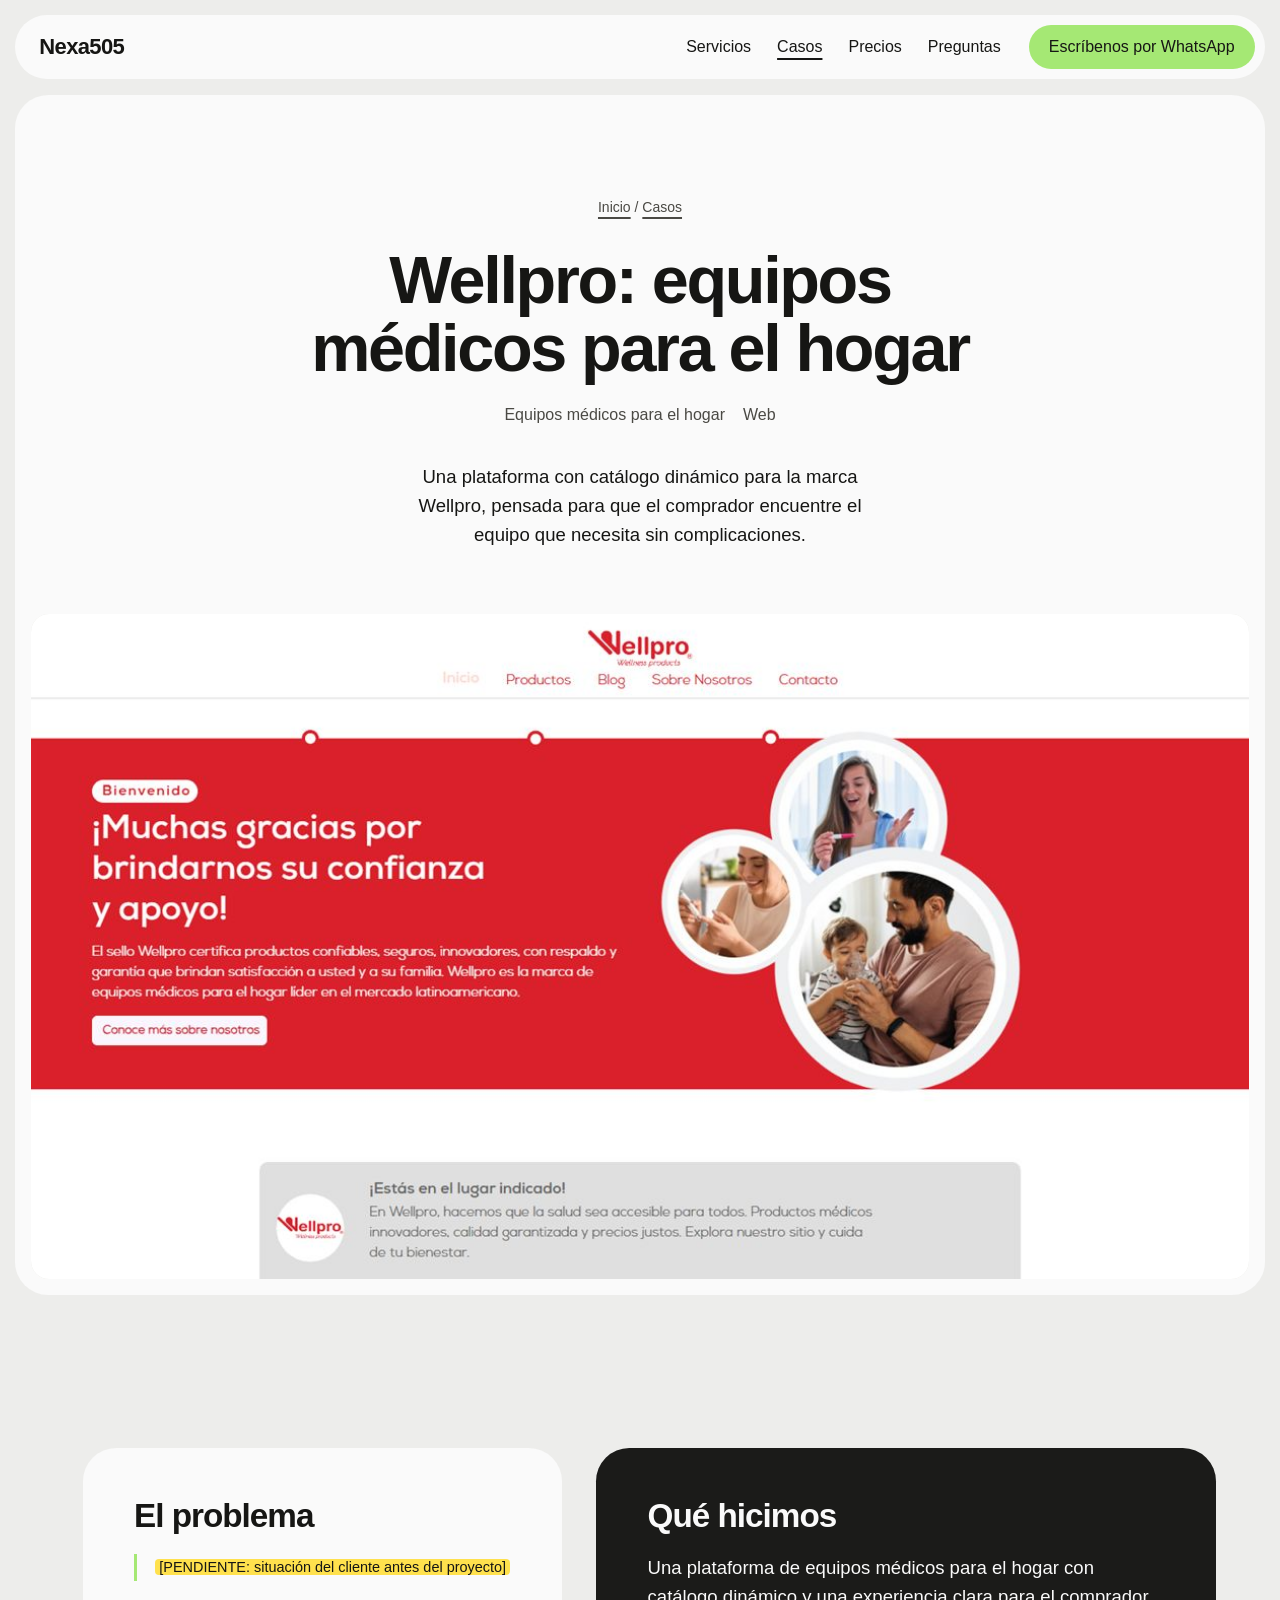
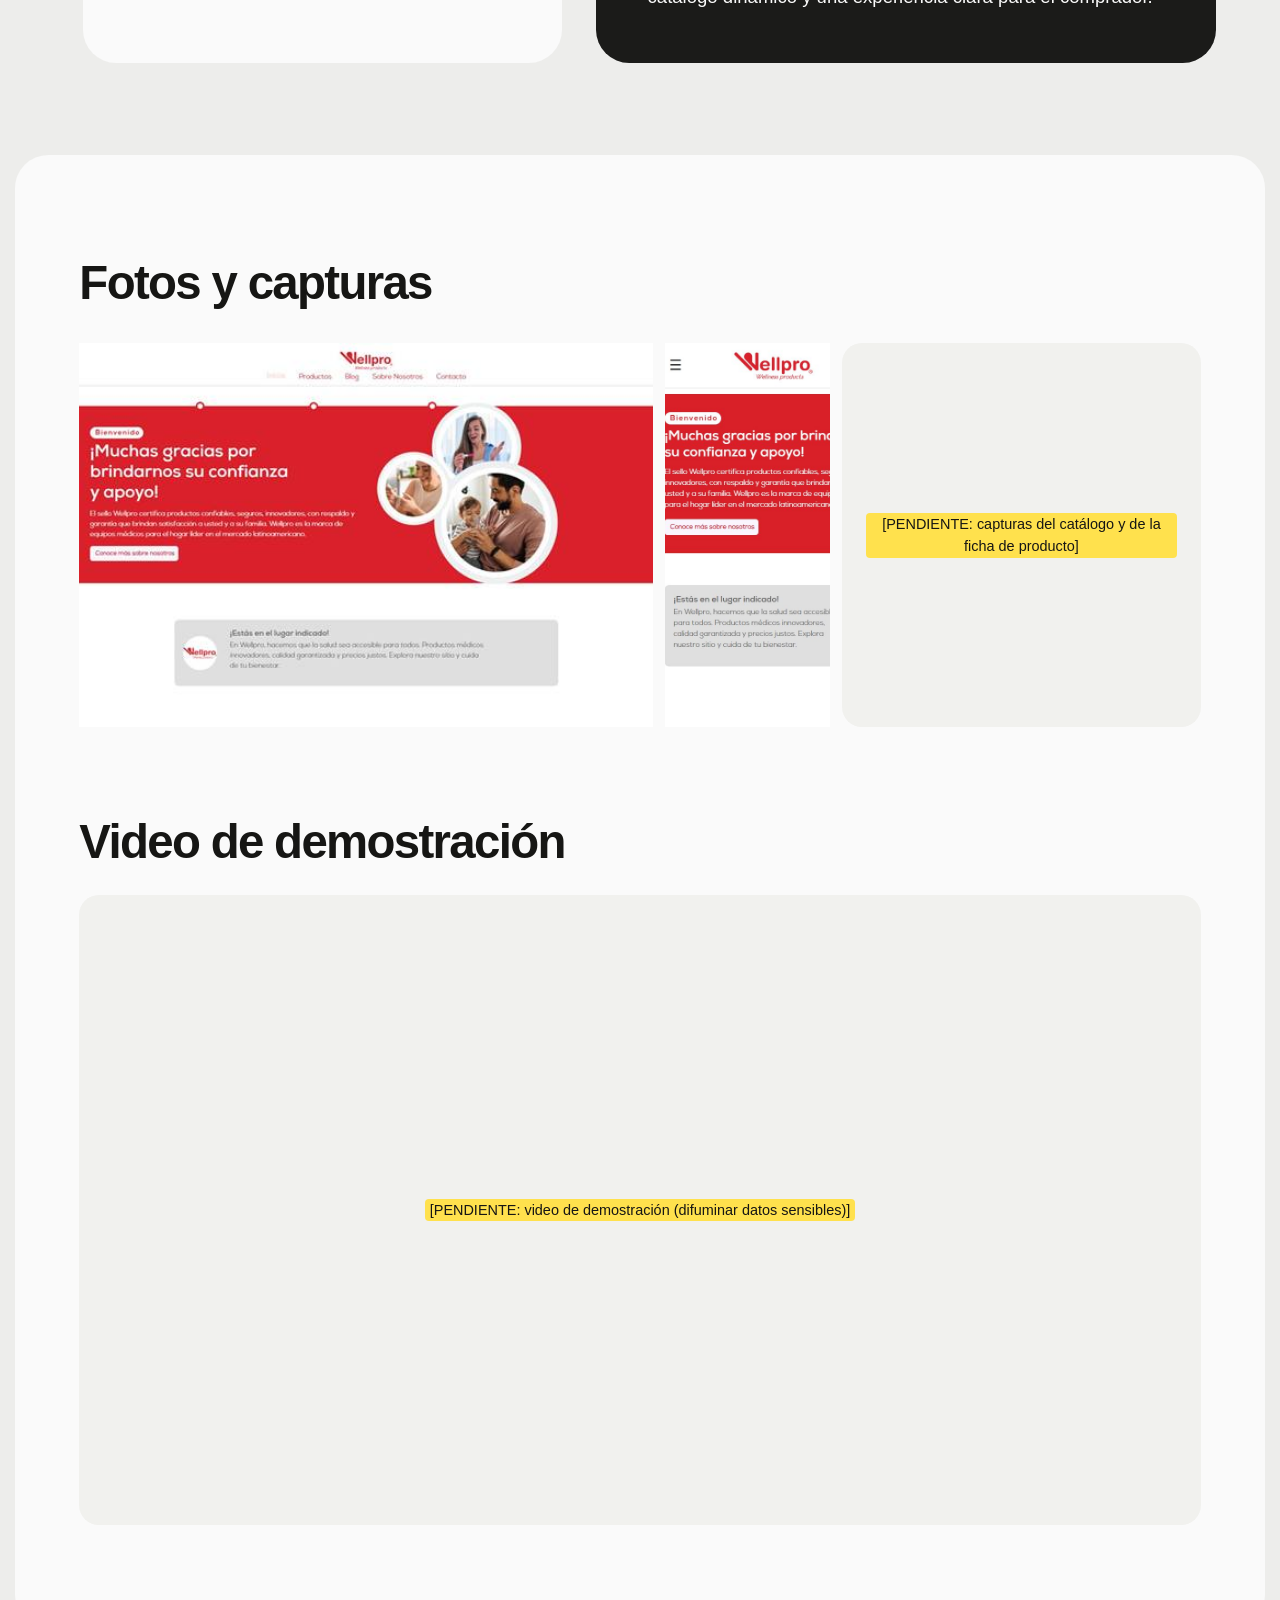
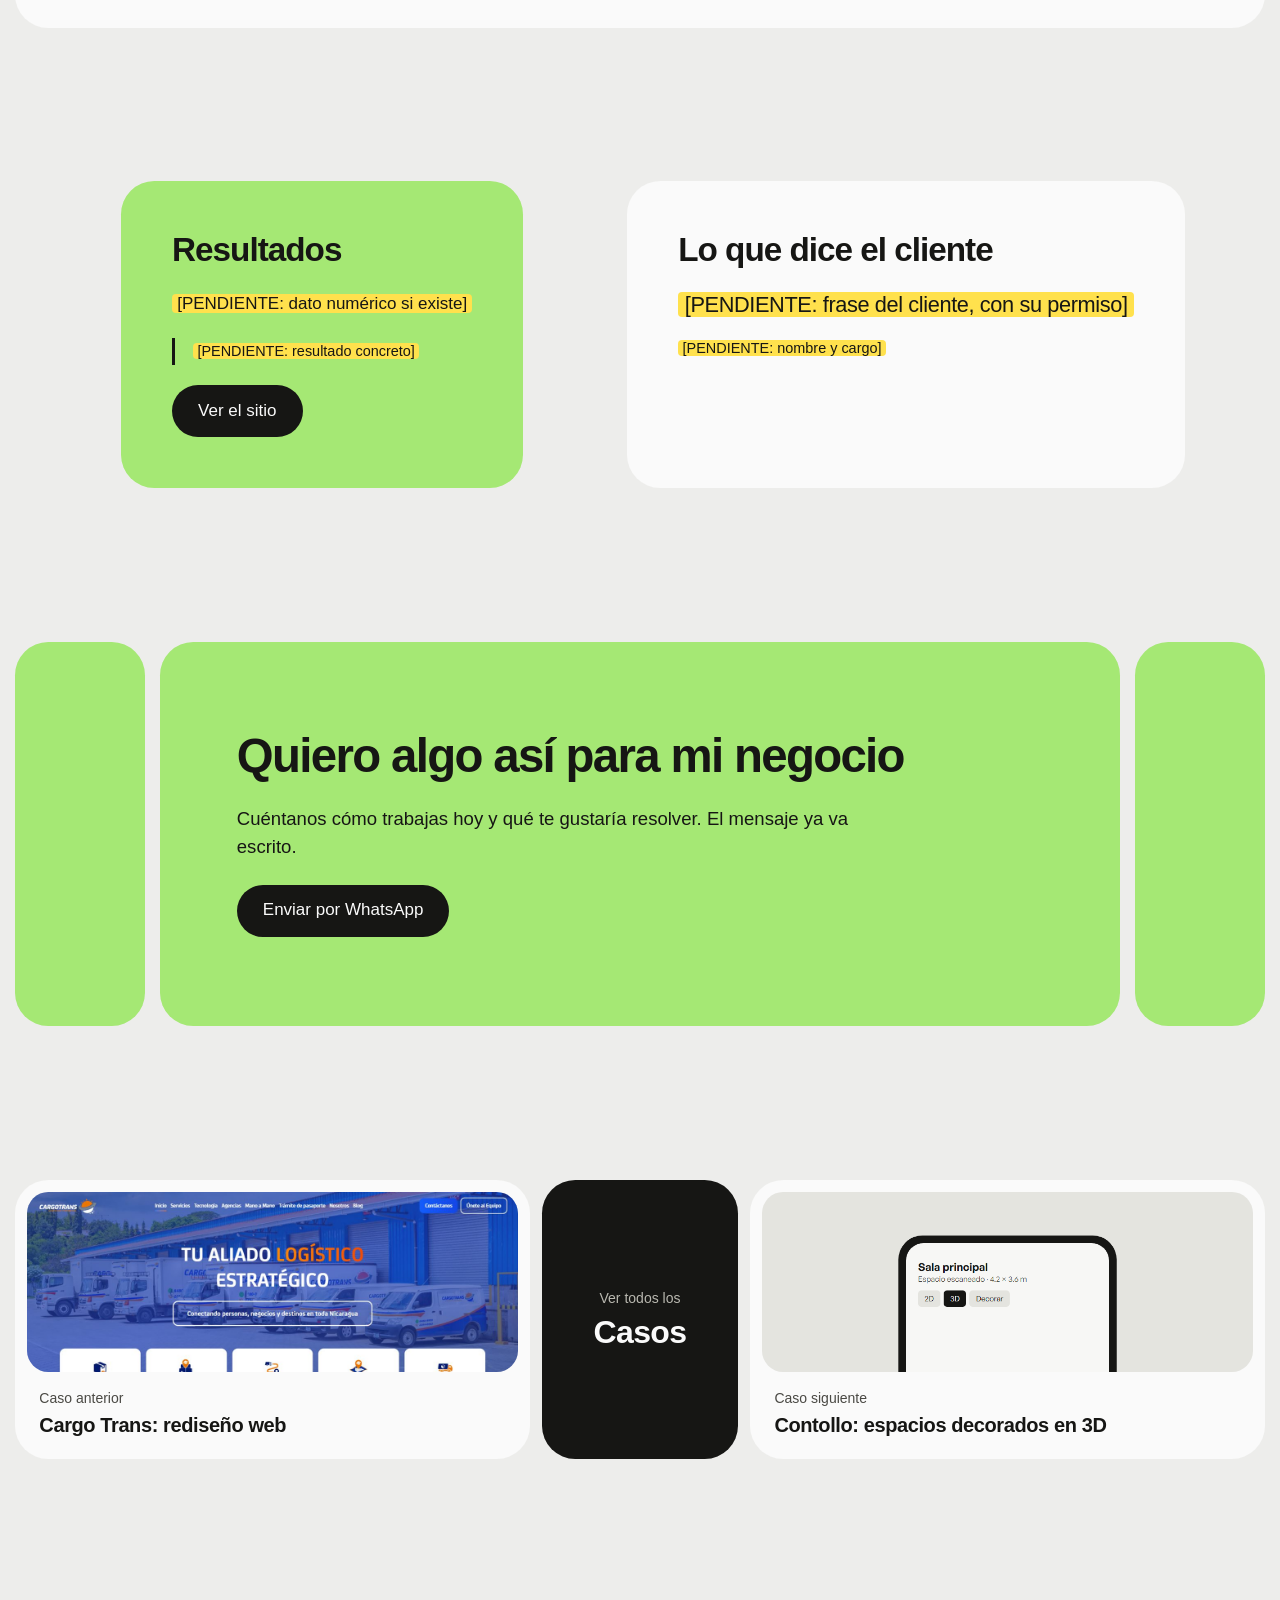
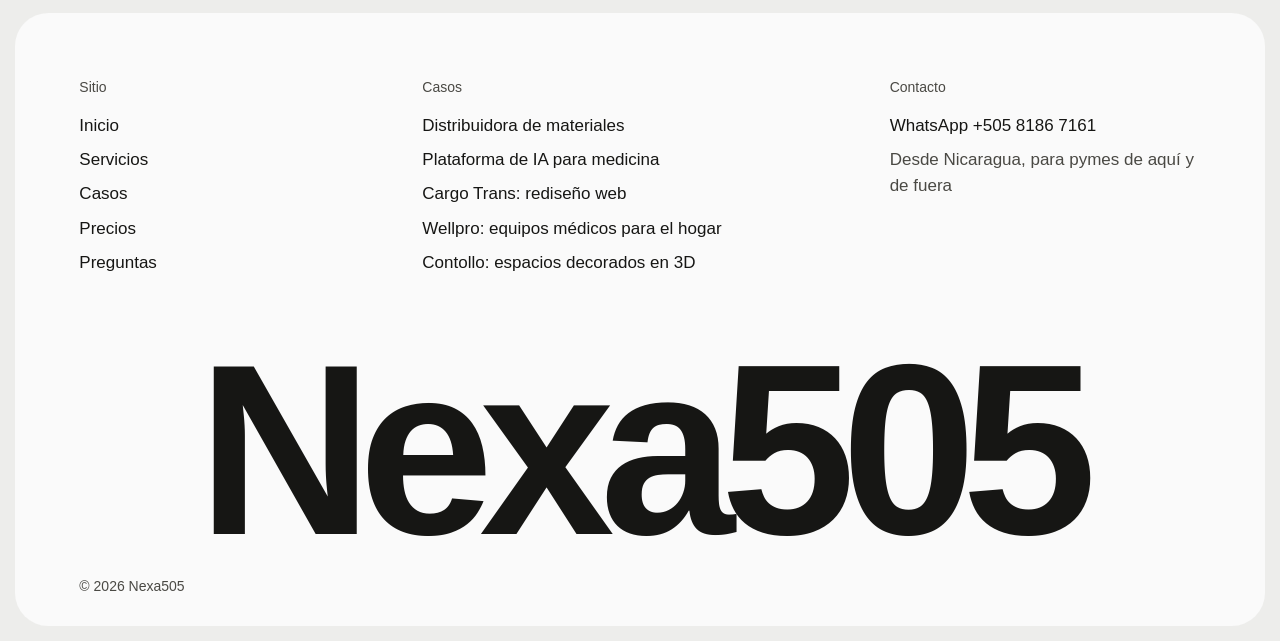
<file: casos/wellpro-equipos-medicos-hogar/index.html>
<!doctype html>
<html lang="es">
<head>
<meta charset="utf-8">
<meta name="viewport" content="width=device-width, initial-scale=1">
<title>Wellpro: equipos médicos para el hogar | Casos Nexa505</title>
<meta name="description" content="Caso Nexa505: plataforma web de Wellpro con catálogo dinámico de equipos médicos para el hogar y una experiencia de compra clara.">
<meta property="og:title" content="Wellpro: equipos médicos para el hogar | Casos Nexa505">
<meta property="og:description" content="Caso Nexa505: plataforma web de Wellpro con catálogo dinámico de equipos médicos para el hogar y una experiencia de compra clara.">
<meta property="og:type" content="website">
<meta property="og:locale" content="es_NI">
<meta property="og:image" content="https://gelder07.github.io/nexa-505-web/assets/og.png">
<meta property="og:image:width" content="1200">
<meta property="og:image:height" content="630">
<meta name="twitter:card" content="summary_large_image">
<meta name="theme-color" content="#efeee9">
<link rel="icon" href="../../assets/favicon.svg" type="image/svg+xml">
<link rel="preconnect" href="https://api.fontshare.com" crossorigin>
<link href="https://api.fontshare.com/v2/css?f[]=general-sans@400,500,600&display=swap" rel="stylesheet">
<link rel="stylesheet" href="../../assets/site.css">
<script>document.documentElement.classList.add('js')</script>
</head>
<body>
<a class="skip" href="#contenido">Saltar al contenido</a>
<header class="top">
  <a class="mark" href="../../index.html" aria-label="Nexa505, inicio">Nexa505</a>
  <nav class="nav" aria-label="Principal">
    <a class="link" href="../../index.html#servicios">Servicios</a>
    <a class="link" href="../../casos/index.html" aria-current="page">Casos</a>
    <a class="link" href="../../index.html#precios">Precios</a>
    <a class="link" href="../../index.html#preguntas">Preguntas</a>
  </nav>
  <a class="button button-sm top-cta" href="https://wa.me/50581867161?text=Hola%2C%20vi%20Nexa505%20y%20quiero%20contarles%20lo%20que%20necesita%20mi%20negocio." target="_blank" rel="noopener">Escríbenos por WhatsApp</a>
  <details class="menu">
    <summary>Menú</summary>
    <nav aria-label="Principal en celular">
      <a href="../../index.html">Inicio</a>
      <a href="../../index.html#servicios">Servicios</a>
      <a href="../../casos/index.html">Casos</a>
      <a href="../../index.html#precios">Precios</a>
      <a href="../../index.html#preguntas">Preguntas</a>
      <a href="https://wa.me/50581867161?text=Hola%2C%20vi%20Nexa505%20y%20quiero%20contarles%20lo%20que%20necesita%20mi%20negocio." target="_blank" rel="noopener">Escríbenos por WhatsApp</a>
    </nav>
  </details>
</header>
<main id="contenido">

<article class="case">
  <header class="case-head sheet">
    <nav class="crumbs" aria-label="Ruta"><a class="link-plain" href="../../index.html">Inicio</a> / <a class="link-plain" href="../index.html">Casos</a></nav>
    <h1 id="h1" data-rise>Wellpro: equipos médicos para el hogar</h1>
    <p class="wk-meta case-rubro" data-rise style="--i:1"><span>Equipos médicos para el hogar</span><span>Web</span></p>
    <p class="hero-sub" data-rise style="--i:2">Una plataforma con catálogo dinámico para la marca Wellpro, pensada para que el comprador encuentre el equipo que necesita sin complicaciones.</p>
    <figure class="case-hero" data-rise style="--i:3">
      <div class="case-hero-pic"><img class="cover" src="../../assets/img/wellpro-escritorio.jpg" width="1200" height="750" alt="Página de inicio del sitio de Wellpro con su mensaje de bienvenida en fondo rojo" style="object-position:top" fetchpriority="high" decoding="async"></div>
      
    </figure>
  </header>

  <div class="case-board sec">
    <section class="ct ct-prob" aria-labelledby="h-prob" data-reveal>
      <h2 id="h-prob">El problema</h2>
      <ul><li><span class="pend">[PENDIENTE: situación del cliente antes del proyecto]</span></li></ul>
    </section>
    <section class="ct ct-did" aria-labelledby="h-did" data-reveal style="--i:1">
      <h2 id="h-did">Qué hicimos</h2>
      <p>Una plataforma de equipos médicos para el hogar con catálogo dinámico y una experiencia clara para el comprador.</p>
    </section>
  </div>

  

  <section class="case-gal sheet sec" aria-labelledby="h-gal">
    <h2 id="h-gal" class="head" data-reveal>Fotos y capturas</h2>
    <div class="gal">
      <button class="gal-item" data-reveal style="--i:0;--r:1.600" data-full="../../assets/img/wellpro-escritorio.jpg" data-alt="Sitio de Wellpro en computadora" aria-label="Ampliar: Sitio de Wellpro en computadora"><img class="cover" src="../../assets/img/sm/wellpro-escritorio.jpg" width="560" height="350" alt="Sitio de Wellpro en computadora" loading="lazy" decoding="async"></button><button class="gal-item" data-reveal style="--i:1;--r:0.462" data-full="../../assets/img/wellpro-movil.jpg" data-alt="Sitio de Wellpro en celular" aria-label="Ampliar: Sitio de Wellpro en celular"><img class="cover" src="../../assets/img/wellpro-movil.jpg" width="390" height="844" alt="Sitio de Wellpro en celular" loading="lazy" decoding="async"></button>
      <div class="gal-pend" data-reveal style="--i:2"><span class="pend">[PENDIENTE: capturas del catálogo y de la ficha de producto]</span></div>
    </div>
    
    <h2 id="h-vid" class="head case-vid-h" data-reveal>Video de demostración</h2>
    <div class="vid vid-pend" data-reveal><span class="pend">[PENDIENTE: video de demostración (difuminar datos sensibles)]</span></div>
  </section>

  <div class="case-board sec">
    <section class="ct ct-res" aria-labelledby="h-res" data-reveal>
      <h2 id="h-res">Resultados</h2>
      <p class="res-fig"><span class="pend">[PENDIENTE: dato numérico si existe]</span></p>
      <ul><li><span class="pend">[PENDIENTE: resultado concreto]</span></li></ul>
      <a class="button button-ink" href="https://wellpro.es" target="_blank" rel="noopener">Ver el sitio</a>
    </section>
    <section class="ct ct-quote" aria-labelledby="h-quote" data-reveal style="--i:1">
      <h2 id="h-quote">Lo que dice el cliente</h2>
      <blockquote><p><span class="pend">[PENDIENTE: frase del cliente, con su permiso]</span></p><footer><span class="pend">[PENDIENTE: nombre y cargo]</span></footer></blockquote>
    </section>
  </div>

  <section class="close sec" aria-labelledby="h-close">
  <div class="close-side" aria-hidden="true"></div>
  <div class="close-main" data-reveal>
    <h2 id="h-close" class="head">Quiero algo así para mi negocio</h2>
    <p class="lead">Cuéntanos cómo trabajas hoy y qué te gustaría resolver. El mensaje ya va escrito.</p>
    <a class="button button-ink" href="https://wa.me/50581867161?text=Hola%2C%20vi%20el%20caso%20%22Wellpro%3A%20equipos%20m%C3%A9dicos%20para%20el%20hogar%22%20en%20Nexa505%20y%20quiero%20algo%20as%C3%AD%20para%20mi%20negocio." target="_blank" rel="noopener">Enviar por WhatsApp</a>
  </div>
  <div class="close-side" aria-hidden="true"></div>
</section>

  <nav class="case-nav sec" aria-label="Otros casos">
    <a class="cn" href="../cargo-trans-rediseno-web/index.html" data-reveal><span class="cn-pic"><img class="cover" src="../../assets/img/cargotrans-escritorio.jpg" width="1200" height="750" alt="" style="object-position:top" loading="lazy" decoding="async"></span><span>Caso anterior</span><strong>Cargo Trans: rediseño web</strong></a>
    <a class="cn cn-all" href="../index.html" data-reveal style="--i:1"><span>Ver todos los</span><strong>Casos</strong></a>
    <a class="cn" href="../contollo-app-espacios-3d/index.html" data-reveal style="--i:2"><span class="cn-pic"><img class="cover" src="../../assets/img/ui-contollo.png" width="900" height="1000" alt="" style="object-position:top" loading="lazy" decoding="async"></span><span>Caso siguiente</span><strong>Contollo: espacios decorados en 3D</strong></a>
  </nav>
</article>

<dialog class="lightbox" aria-label="Imagen ampliada">
  <form method="dialog"><button class="lb-close">Cerrar</button></form>
  <img alt="">
</dialog>
</main>
<footer class="foot">
  <div class="foot-cols">
    <nav aria-label="Sitio"><h2>Sitio</h2><a class="link" href="../../index.html">Inicio</a><a class="link" href="../../index.html#servicios">Servicios</a><a class="link" href="../../casos/index.html">Casos</a><a class="link" href="../../index.html#precios">Precios</a><a class="link" href="../../index.html#preguntas">Preguntas</a></nav>
    <nav aria-label="Casos"><h2>Casos</h2><a class="link" href="../../casos/distribuidora-materiales-construccion/index.html">Distribuidora de materiales</a><a class="link" href="../../casos/plataforma-ia-estudiantes-medicina/index.html">Plataforma de IA para medicina</a><a class="link" href="../../casos/cargo-trans-rediseno-web/index.html">Cargo Trans: rediseño web</a><a class="link" href="../../casos/wellpro-equipos-medicos-hogar/index.html">Wellpro: equipos médicos para el hogar</a><a class="link" href="../../casos/contollo-app-espacios-3d/index.html">Contollo: espacios decorados en 3D</a></nav>
    <div><h2>Contacto</h2>
      <a class="link" href="https://wa.me/50581867161?text=Hola%2C%20vi%20Nexa505%20y%20quiero%20contarles%20lo%20que%20necesita%20mi%20negocio." target="_blank" rel="noopener">WhatsApp +505 8186 7161</a>
      <span>Desde Nicaragua, para pymes de aquí y de fuera</span>
    </div>
  </div>
  <p class="foot-name" aria-hidden="true">Nexa505</p>
  <div class="foot-last">
    <span>© 2026 Nexa505</span>
    
  </div>
</footer>
<script src="../../assets/site.js" defer></script>
</body>
</html>
</file>
<file: assets/site.css>
/* Nexa505 · estilo Shelf: fondo piedra, hojas claras redondeadas, una letra (General Sans), acento lima. */
:root {
  --ground: #ededeb;
  --sheet: #fafafa;
  --tile: #f1f1ee;
  --tile-2: #e4e4df;
  --ink: #161614;
  --ink-2: #4a4944;
  --accent: #a5e874;
  --accent-2: #8fd65c;
  --dark: #1b1b19;
  --low: #b5470f;
  --pend: #ffe14d;

  --lima: #c9f0a6; --lima-2: #3b7414;
  --cielo: #cfdff2; --cielo-2: #3c6aa3;
  --arena: #ece2cd; --arena-2: #8a6a33;
  --menta: #cbeadb; --menta-2: #21664a;
  --coral: #f6cdbf; --coral-2: #b0472b;
  --amarillo: #f4e6a0; --amarillo-2: #8a7414;

  --font: 'General Sans', 'Helvetica Neue', Arial, sans-serif;
  --fs-display: clamp(44px, 6.4vw, 96px);
  --fs-head: clamp(32px, 3.7vw, 54px);
  --fs-lead: clamp(18px, 1.45vw, 21px);
  --fs-body: 17px;
  --fs-small: 14px;

  --m: clamp(12px, 1.2vw, 16px);         /* margen exterior de las hojas */
  --pad: clamp(20px, 5vw, 80px);         /* margen interior del contenido */
  --max: 1200px;
  --frame: 1680px;                       /* ancho máximo del sitio en pantallas grandes */
  --gap-sec: clamp(96px, 12vw, 180px);
  --r-sheet: clamp(24px, 2.6vw, 40px);
  --r: 20px;
  --r-sm: 12px;
  --ease: cubic-bezier(.2, .7, .2, 1);
}

*, *::before, *::after { box-sizing: border-box; }
html { -webkit-text-size-adjust: 100%; scroll-behavior: smooth; scroll-padding-top: 88px; }
body { margin: 0; background: var(--ground); color: var(--ink); font: 400 var(--fs-body)/1.55 var(--font); -webkit-font-smoothing: antialiased; overflow-x: hidden; }
img, svg, video { display: block; max-width: 100%; }
h1, h2, h3, p, ul, ol, dl, dd, figure, blockquote, fieldset { margin: 0; padding: 0; }
ul, ol { list-style: none; }
fieldset { border: 0; min-width: 0; }
a { color: inherit; }
button, input, textarea { font: inherit; color: inherit; }
::selection { background: var(--accent); color: var(--ink); }
:focus-visible { outline: 3px solid var(--ink); outline-offset: 3px; border-radius: 6px; }
.sr { position: absolute; width: 1px; height: 1px; overflow: hidden; clip: rect(0 0 0 0); white-space: nowrap; }
.skip { position: absolute; left: 16px; top: -60px; z-index: 50; background: var(--ink); color: var(--sheet); padding: 10px 16px; border-radius: 999px; }
.skip:focus { top: 12px; }
.nums { font-variant-numeric: tabular-nums; }
.pend { background: var(--pend); color: var(--ink); padding: 0 .3em; border-radius: 4px; font-weight: 500; font-size: max(.85em, 13px); }
.cover { width: 100%; height: 100%; object-fit: cover; }

h1, .head { font-weight: 600; letter-spacing: -0.035em; line-height: 1.02; text-wrap: balance; }
h1 { font-size: var(--fs-display); }
.head { font-size: var(--fs-head); line-height: 1.05; }
.lead { font-size: var(--fs-lead); line-height: 1.5; max-width: 34em; }
.small { font-size: var(--fs-small); color: var(--ink-2); }

/* ---------- botones y enlaces ---------- */
.button { display: inline-flex; align-items: center; justify-content: center; gap: .5em; min-height: 52px; padding: 0 26px; border: 0; border-radius: 999px; background: var(--accent); color: var(--ink); font-weight: 500; font-size: 17px; text-decoration: none; cursor: pointer; transition: transform .25s var(--ease), background-color .2s; }
.button:hover { background: var(--accent-2); transform: translateY(-2px); }
.button:active { transform: translateY(0) scale(.97); }
.button-sm { min-height: 44px; padding: 0 20px; font-size: 16px; }
.button-soft { background: var(--tile-2); }
.button-soft:hover { background: #dbdad3; }
.button-ink { background: var(--ink); color: var(--sheet); }
.button-ink:hover { background: #33332f; }
.link { text-decoration: underline 2px transparent; text-underline-offset: 6px; transition: text-decoration-color .25s; }
.link:hover, .link[aria-current="page"] { text-decoration-color: currentColor; }
.link-plain { font-weight: 500; text-decoration: underline; text-decoration-thickness: 2px; text-underline-offset: 5px; transition: text-decoration-color .2s; }
.link-plain:hover { text-decoration-color: var(--accent-2); }
.round { width: 52px; height: 52px; border-radius: 50%; border: 0; background: var(--sheet); font-size: 20px; cursor: pointer; transition: transform .2s var(--ease), background-color .2s; }
.round:hover { background: var(--accent); }
.round:active { transform: scale(.92); }

/* ---------- barra superior ---------- */
.top { position: sticky; top: var(--m); z-index: 20; display: flex; align-items: center; gap: 28px; width: min(100% - 2 * var(--m), var(--frame) - 2 * var(--m)); margin: var(--m) auto 0; padding: 10px 10px 10px 24px; background: var(--sheet); border-radius: 999px; }
.mark { font-weight: 600; font-size: 22px; letter-spacing: -0.03em; text-decoration: none; margin-right: auto; }
.nav { display: flex; gap: 26px; font-size: 16px; }
.menu { display: none; position: relative; }
.menu summary { list-style: none; cursor: pointer; padding: 10px 18px; border-radius: 999px; background: var(--tile-2); font-weight: 500; }
.menu summary::-webkit-details-marker { display: none; }
.menu nav { position: absolute; right: 0; top: calc(100% + 8px); display: grid; gap: 4px; min-width: 240px; padding: 10px; background: var(--sheet); border-radius: var(--r); box-shadow: 0 18px 40px rgba(22, 22, 20, .14); } /* taste-skill-ignore: menú flotante */
.menu nav a { padding: 12px 14px; border-radius: var(--r-sm); text-decoration: none; }
.menu nav a:hover { background: var(--tile); }

/* ---------- hojas y secciones ---------- */
main { max-width: var(--frame); margin-inline: auto; }
.sheet { background: var(--sheet); border-radius: var(--r-sheet); margin-inline: var(--m); }
.sheet-dark { background: var(--dark); color: var(--sheet); }
.sec { margin-top: var(--gap-sec); }
.sheet.sec { margin-top: calc(var(--gap-sec) * .6); }
.sec > *, .sheet > * { max-width: var(--max); margin-inline: auto; }
section.sec:not(.sheet), .case-board, .index-list { padding-inline: var(--pad); }
.sheet { padding: clamp(56px, 8vw, 120px) var(--pad); }

/* ---------- primera pantalla ---------- */
.hero { margin-top: var(--m); padding-block: clamp(64px, 9vw, 130px); padding-inline: var(--m); text-align: center; overflow: hidden; }
.hero-text { padding-inline: var(--pad); }
.hero h1 { max-width: 11em; margin-inline: auto; }
.hero-sub { font-size: var(--fs-lead); max-width: 32em; margin: 36px auto 0; }
.hero-actions { display: flex; flex-wrap: wrap; justify-content: center; gap: 12px; margin-top: 36px; }
.demo { max-width: none; margin-top: clamp(48px, 6vw, 88px); text-align: left; }

.win { background: #fff; border-radius: var(--r); overflow: hidden; color: var(--ink); font-size: 15px; }
.win-bar { display: flex; align-items: baseline; gap: 14px; padding: 16px 22px; background: var(--ink); color: var(--sheet); flex-wrap: wrap; }
.win-bar strong { font-weight: 600; font-size: 17px; }
.win-bar span { color: #b9b8b0; font-size: 14px; }
.win-tag { margin-left: auto; background: var(--accent); color: var(--ink) !important; padding: 2px 10px; border-radius: 999px; font-weight: 500; }
.win-demo { background: #fff; border-radius: calc(var(--r-sheet) - var(--m)); }
.demo-grid { display: grid; grid-template-columns: 220px 1fr; }
.demo-side { padding: 18px 12px; background: var(--tile); display: grid; align-content: start; gap: 4px; }
.demo-side li { display: flex; justify-content: space-between; padding: 10px 12px; border-radius: var(--r-sm); color: var(--ink-2); }
.demo-side li.on { background: #fff; color: var(--ink); font-weight: 500; }
.demo-side b { font-weight: 500; font-variant-numeric: tabular-nums; }
.demo-main { padding: 20px 24px 24px; min-width: 0; }
.demo-search { display: block; }
#inv-q { width: 100%; height: 58px; padding: 0 20px; border: 2px solid transparent; border-radius: 14px; background: var(--tile); font-size: 20px; transition: border-color .2s, background-color .2s; }
#inv-q:focus { outline: none; border-color: var(--ink); background: #fff; }
.demo-count { margin: 14px 4px 8px; color: var(--ink-2); font-size: 14px; }
.demo-table { max-height: 420px; overflow: auto; }
.demo-table table, .s-table { width: 100%; border-collapse: collapse; }
.demo-table th { position: sticky; top: 0; background: #fff; text-align: left; font-weight: 500; font-size: 13px; color: var(--ink-2); padding: 10px 8px; border-bottom: 1px solid #dcdbd4; }
.demo-table td { padding: 12px 8px; border-bottom: 1px solid #eeede8; white-space: nowrap; }
.demo-table td:first-child { white-space: normal; min-width: 180px; }
.demo-table tr { transition: background-color .3s; }
.demo-table tr.hit td { background: #f3faec; }
.demo-table tr.dim { opacity: .38; }
td.n { font-variant-numeric: tabular-nums; font-weight: 600; }
td.low, .low { color: var(--low); }
.loc { display: inline-block; background: #eaf6df; color: #355e17; border-radius: 8px; padding: 3px 10px; font-size: 13px; font-weight: 500; white-space: nowrap; }
.demo-empty { margin: 0 4px 10px; padding: 12px 16px; border-radius: 12px; background: #fff2e8; color: var(--low); }

/* ---------- el problema ---------- */
.mess { text-align: center; overflow: clip; }
.mess-box { position: relative; min-height: 560px; display: grid; place-items: center; }
.mess-text { position: relative; max-width: 620px; }
.mess-text .lead { margin: 28px auto 0; }
.mess-cloud { position: absolute; inset: 0; }
.chip { position: absolute; padding: 14px 22px; background: var(--sheet); border-radius: 999px; font-weight: 500; font-size: 17px; white-space: nowrap; transform: rotate(var(--r0, 0deg)); transition: transform 1s var(--ease); }
.chip.c0 { left: 0; top: 14%; --r0: -12deg; background: var(--lima); }
.chip.c1 { left: 6%; top: 46%; --r0: 8deg; }
.chip.c2 { left: 2%; top: 80%; --r0: -4deg; background: var(--menta); }
.chip.c3 { right: 2%; left: auto; top: 10%; --r0: 10deg; background: var(--arena); }
.chip.c4 { right: 0; left: auto; top: 44%; --r0: -9deg; }
.chip.c5 { left: 38%; top: 0; --r0: 5deg; background: var(--cielo); }
.chip.c6 { right: 6%; left: auto; top: 82%; --r0: 14deg; background: var(--amarillo); }

/* ---------- ahora, en un solo lugar ---------- */
.one-head { text-align: center; }
.one-head .lead { margin: 24px auto 0; }
.one-body { display: grid; grid-template-columns: 1.1fr 1fr; gap: 20px; margin-top: 56px; }
.phrases { display: grid; gap: 8px; align-content: start; }
.phrase { text-align: left; padding: 20px 24px; border: 0; border-radius: var(--r); background: var(--tile); font-size: 19px; font-weight: 500; cursor: pointer; transition: background-color .2s, transform .25s var(--ease); }
.phrase:hover { background: var(--tile-2); transform: translateX(4px); }
.phrase[aria-pressed="true"] { background: var(--ink); color: var(--sheet); }
.answer { background: var(--tile); border-radius: var(--r); padding: 32px; display: grid; gap: 14px; align-content: start; }
.answer-k { color: var(--ink-2); font-size: var(--fs-small); }
.answer-srv { display: flex; flex-wrap: wrap; align-items: baseline; justify-content: space-between; gap: 8px; font-size: 26px; letter-spacing: -0.02em; }
.answer-srv span { font-size: 18px; }
.bubble { justify-self: end; max-width: 92%; background: #d9fdd3; padding: 14px 18px; border-radius: 18px 18px 4px 18px; font-size: 16px; }
.answer .button { justify-self: start; margin-top: 6px; }
.answer.flash .bubble { animation: pop .45s var(--ease); }
@keyframes pop { from { transform: translateY(10px) scale(.97); opacity: .3; } }

/* ---------- servicios (carrusel) ---------- */
.srv { padding-inline: 0 !important; }
.srv-head { display: flex; justify-content: space-between; align-items: end; gap: 24px; padding-inline: var(--pad); }
.srv-ctrl { display: flex; gap: 10px; }
.deck { max-width: none; display: flex; gap: 28px; overflow-x: auto; scroll-snap-type: x mandatory; padding: 56px max(var(--pad), calc((100% - var(--max)) / 2)) 48px; scrollbar-width: none; }
.deck::-webkit-scrollbar { display: none; }
.card { flex: 0 0 clamp(270px, 26vw, 340px); scroll-snap-align: center; display: flex; flex-direction: column; gap: 12px; padding: 16px 16px 22px; border-radius: 28px; background: var(--c); transform: rotate(var(--rot)); transition: transform .45s var(--ease); }
.card:hover, .card:focus-within { transform: rotate(0deg) translateY(-8px); }
.card-pic { height: 230px; border-radius: 18px; background: var(--sheet); padding: 18px; display: grid; align-content: center; gap: 8px; font-size: 14px; overflow: hidden; }
.card-name { align-self: start; margin-top: -30px; margin-left: 4px; padding: 8px 16px; border-radius: 14px; background: var(--c2); color: #fff; font-size: 22px; font-weight: 600; letter-spacing: -0.02em; line-height: 1.15; transform: rotate(calc(var(--rot) * -1.4)); }
.card p { padding-inline: 6px; }
.card-foot { margin-top: auto; display: flex; justify-content: space-between; align-items: center; gap: 10px; padding-top: 8px; font-weight: 600; }
.srv-go { font-weight: 500; font-size: 15px; text-decoration: underline; text-underline-offset: 4px; text-decoration-thickness: 2px; }
.k-lima { --c: var(--lima); --c2: var(--lima-2); }
.k-cielo { --c: var(--cielo); --c2: var(--cielo-2); }
.k-arena { --c: var(--arena); --c2: var(--arena-2); }
.k-menta { --c: var(--menta); --c2: var(--menta-2); }
.k-coral { --c: var(--coral); --c2: var(--coral-2); }
.k-amarillo { --c: var(--amarillo); --c2: var(--amarillo-2); }
.k-tinta { --c: var(--dark); --c2: var(--accent); color: var(--sheet); }
.k-tinta .card-name { color: var(--ink); }
.k-tinta .card-pic { color: var(--ink); }
/* dibujos dentro de las tarjetas */
.d-search { background: var(--tile); border-radius: 10px; padding: 10px 14px; font-size: 16px; }
.d-search::before { content: 'Buscar: '; color: var(--ink-2); }
.d-row { display: flex; justify-content: space-between; padding: 6px 2px; border-bottom: 1px solid #eeede8; } /* taste-skill-ignore: filas de una tabla dentro de la interfaz */
.d-browser { border-radius: 10px; overflow: hidden; background: var(--tile); }
.d-bar { padding: 6px 10px; font-size: 12px; color: var(--ink-2); background: var(--tile-2); }
.d-page { padding: 14px; display: grid; gap: 4px; }
.d-page strong { font-size: 18px; letter-spacing: -0.02em; }
.d-page > span { color: var(--ink-2); font-size: 13px; }
.d-prods { display: grid; grid-template-columns: repeat(3, 1fr); gap: 6px; margin-top: 8px; }
.d-prods span { background: #fff; border-radius: 8px; padding: 8px; font-size: 12px; display: grid; }
.d-phone { justify-self: center; width: 150px; min-height: 190px; border: 6px solid var(--ink); border-radius: 26px; padding: 18px 12px; display: grid; gap: 6px; align-content: start; font-size: 12px; }
.d-phone strong { font-size: 15px; line-height: 1.2; }
.d-phone > span { color: var(--ink-2); }
.d-btn { margin-top: 10px; background: #1d7a45; color: #fff !important; border-radius: 999px; padding: 8px; text-align: center; font-weight: 500; }
.d-flow { display: grid; justify-items: center; gap: 2px; }
.d-flow span { background: var(--tile); border-radius: 10px; padding: 8px 14px; }
.d-flow span.on { background: var(--menta); }
.d-flow i { font-style: normal; color: var(--ink-2); }
.d-chat { display: grid; gap: 10px; }
.d-chat .q { justify-self: end; background: var(--tile-2); border-radius: 14px 14px 4px 14px; padding: 10px 12px; max-width: 85%; }
.d-chat .a { background: var(--accent); border-radius: 14px 14px 14px 4px; padding: 10px 12px; max-width: 90%; }
.d-check { display: grid; gap: 8px; }
.d-check span { display: flex; justify-content: space-between; gap: 10px; background: var(--tile); border-radius: 10px; padding: 10px 12px; }
.d-check b { font-weight: 600; color: var(--menta-2); white-space: nowrap; }

/* ---------- inventario paso a paso (Typewave) ---------- */
.steps-h { max-width: 15em; margin-inline: 0; }
.steps .head { color: var(--sheet); }
.steps-grid { display: grid; grid-template-columns: minmax(280px, .8fr) 1.4fr; gap: clamp(32px, 5vw, 80px); margin-top: 24px; }
.steps-list { counter-reset: paso; }
.step { counter-increment: paso; min-height: min(72vh, 760px); display: flex; flex-direction: column; justify-content: center; opacity: .35; transition: opacity .4s; }
.step.is-on { opacity: 1; }
.step::before { content: counter(paso); display: grid; place-items: center; width: 44px; height: 44px; border-radius: 12px; background: var(--accent); color: var(--ink); font-weight: 600; font-size: 20px; margin-bottom: 24px; }
.step h3 { font-size: clamp(28px, 2.6vw, 38px); font-weight: 600; letter-spacing: -0.03em; line-height: 1.08; }
.step > p { margin-top: 16px; font-size: var(--fs-lead); color: #d6d5cd; max-width: 26em; }
.step-pic { display: none; }
.steps-stage { position: relative; }
.steps-frame { position: sticky; top: 12vh; height: min(76vh, 780px); border-radius: var(--r); background: var(--accent); padding: clamp(24px, 3vw, 48px) 0 clamp(24px, 3vw, 48px) clamp(24px, 3vw, 48px); overflow: hidden; }
.stage-screen { visibility: hidden; position: absolute; inset: clamp(24px, 3vw, 48px) 0 clamp(24px, 3vw, 48px) clamp(24px, 3vw, 48px); opacity: 0; transform: translateY(24px); transition: opacity .5s var(--ease), transform .6s var(--ease); }
.stage-screen.is-on { visibility: visible; opacity: 1; transform: none; }
.stage-screen .win { height: 100%; border-radius: var(--r-sm) 0 0 var(--r-sm); }
.win-body { padding: 26px; font-size: 16px; }
.s-input { display: block; background: var(--tile); border: 2px solid var(--ink); border-radius: 12px; padding: 14px 18px; font-size: 22px; }
.caret { display: inline-block; width: 2px; height: 1em; background: var(--ink); vertical-align: -2px; margin-left: 2px; animation: blink 1s steps(1) infinite; }
@keyframes blink { 50% { opacity: 0; } }
.s-sug { margin-top: 8px; border-radius: 12px; background: #fff; box-shadow: 0 12px 30px rgba(22, 22, 20, .12); padding: 6px; } /* taste-skill-ignore: menú de sugerencias dentro de la interfaz */
.s-sug li { padding: 12px 14px; border-radius: 8px; font-size: 17px; }
.s-sug li.on { background: #eaf6df; font-weight: 500; }
.s-title { font-size: 20px; font-weight: 600; letter-spacing: -0.02em; display: flex; justify-content: space-between; gap: 12px; }
.s-big { font-size: clamp(56px, 6vw, 88px); font-weight: 600; letter-spacing: -0.04em; line-height: 1; margin: 18px 0 14px; font-variant-numeric: tabular-nums; }
.s-big span { font-size: .3em; letter-spacing: 0; color: var(--ink-2); font-weight: 500; }
.loc-big { font-size: 17px; padding: 8px 14px; }
.s-facts { display: grid; grid-template-columns: repeat(3, 1fr); gap: 10px; margin-top: 26px; }
.s-facts div { background: var(--tile); border-radius: 12px; padding: 14px; }
.s-facts dt { font-size: 13px; color: var(--ink-2); }
.s-facts dd { font-weight: 600; margin-top: 2px; }
.s-form { display: grid; gap: 10px; }
.s-field { display: grid; gap: 2px; background: var(--tile); border-radius: 12px; padding: 12px 16px; }
.s-field span { font-size: 13px; color: var(--ink-2); }
.s-field b { font-weight: 500; font-size: 18px; }
.s-toast { margin-top: 10px; background: var(--ink); color: var(--sheet); border-radius: 12px; padding: 14px 16px; font-weight: 500; }
.s-toast::before { content: ''; display: inline-block; width: 10px; height: 10px; border-radius: 50%; background: var(--accent); margin-right: 10px; }
.s-bars { display: grid; gap: 14px; margin-top: 22px; }
.s-bars li { display: grid; grid-template-columns: 11em 1fr auto; align-items: center; gap: 12px; font-size: 14px; }
.s-bars i { height: 14px; border-radius: 7px; background: var(--ink); width: var(--w); transform-origin: left; }
.stage-screen.is-on .s-bars i, .step-pic .s-bars i { animation: grow .9s var(--ease) both; }
@keyframes grow { from { transform: scaleX(0); } }
.s-bars b { font-variant-numeric: tabular-nums; font-weight: 600; }
.s-note { margin-top: 22px; background: #fff2e8; color: var(--low); border-radius: 12px; padding: 12px 14px; font-size: 15px; }

/* ---------- apps móviles (Plastic) ---------- */
.apps { display: grid; gap: clamp(64px, 8vw, 120px); }
.app-row { display: grid; grid-template-columns: 1fr 1fr; gap: clamp(32px, 6vw, 96px); align-items: center; }
.app-row-flip .app-panel { order: 2; }
.app-panel { height: clamp(440px, min(52vw, 82vh), 680px); border-radius: var(--r-sheet); background: var(--tile-2); display: grid; place-items: center; overflow: hidden; }
.app-panel-red { background: #e9c9c2; }
.app-text { display: grid; gap: 24px; justify-items: start; }
.phone { width: 300px; height: 620px; background: var(--ink); border-radius: 46px; padding: 12px; transform: translateY(40px); }
.phone-in { height: 100%; border-radius: 36px; background: var(--sheet); overflow: hidden; display: flex; flex-direction: column; }
.ph-h { padding: 34px 20px 10px; font-weight: 600; font-size: 19px; display: grid; }
.ph-h span { font-size: 13px; font-weight: 400; color: var(--ink-2); }
.ph-tabs { display: flex; gap: 6px; padding: 0 20px; font-size: 13px; }
.ph-tabs span { background: var(--tile-2); border-radius: 8px; padding: 5px 12px; }
.ph-tabs span.on { background: var(--ink); color: var(--sheet); }
.room { flex: 1; width: 100%; padding: 6px; }
.drop { animation: drop 7s var(--ease) infinite; }
.d2 { animation-delay: .5s; }
.d3 { animation-delay: 1s; }
@keyframes drop { 0%, 8% { transform: translateY(-40px); opacity: 0; } 22%, 88% { transform: none; opacity: 1; } 100% { opacity: 0; } }
.ph-cat { display: flex; gap: 6px; padding: 10px 14px 30px; font-size: 11px; }
.ph-cat span { flex: 1; background: #fff; border-radius: 10px; padding: 46px 8px 8px; position: relative; }
.ph-cat span::before { content: ''; position: absolute; inset: 8px 8px auto; height: 32px; border-radius: 6px; background: var(--lima); }
.ph-cat span:nth-child(2)::before { background: var(--arena); }
.ph-cat span:nth-child(3)::before { background: var(--menta); }
.phone-scroll img { height: auto; animation: scrollshot 14s ease-in-out infinite alternate; }
@keyframes scrollshot { 0%, 10% { transform: translateY(0); } 90%, 100% { transform: translateY(calc(-100% + 596px)); } }
/* laptops con poca altura: el teléfono se achica entero para caber en la pantalla */
@media (min-width: 641px) and (max-height: 860px) { .phone { zoom: .82; } }
@media (min-width: 641px) and (max-height: 720px) { .phone { zoom: .7; } }

/* ---------- casos ---------- */
.work-head { display: flex; justify-content: space-between; align-items: end; gap: 24px; flex-wrap: wrap; }
.work-grid { display: grid; grid-template-columns: 1.5fr 1fr 1fr; grid-template-rows: auto auto; gap: 16px; margin-top: 48px; }
.wk { display: grid; gap: 6px; align-content: start; padding: 12px 12px 20px; border-radius: var(--r); background: var(--tile); text-decoration: none; transition: transform .35s var(--ease), background-color .2s; }
.wk:hover { transform: translateY(-6px); background: var(--tile-2); }
.wk-big { grid-row: span 2; }
.wk:last-child { grid-column: span 2; grid-template-columns: 1fr 1fr; column-gap: 20px; }
.wk:last-child .wk-pic { grid-row: span 4; margin: 0; }
.wk-pic { display: block; aspect-ratio: 4 / 3; border-radius: var(--r-sm); overflow: hidden; margin-bottom: 10px; background: var(--tile-2); }
.wk-big .wk-pic { aspect-ratio: auto; height: clamp(320px, 34vw, 470px); }
.wk-pic img { transition: transform .8s var(--ease); }
.wk:hover .wk-pic img { transform: scale(1.04); }
.wk-meta { display: flex; justify-content: space-between; gap: 10px; font-size: var(--fs-small); color: var(--ink-2); padding-inline: 4px; }
.wk strong { font-size: 21px; font-weight: 600; letter-spacing: -0.02em; line-height: 1.2; padding-inline: 4px; }
.wk-big strong { font-size: 28px; }
.wk-line { padding: 2px 0 0 12px; margin-left: 4px; border-left: 3px solid var(--accent); color: var(--ink-2); font-size: 15px; }

/* ---------- testimonios ---------- */
.quotes { display: grid; gap: clamp(48px, 6vw, 88px); }
.quote { max-width: 860px; margin: 0; }
.quote.q1 { margin-left: auto; text-align: right; }
.quote.q2 { margin-inline: auto; text-align: center; }
.quote blockquote p { font-size: clamp(24px, 2.5vw, 36px); font-weight: 500; letter-spacing: -0.02em; line-height: 1.25; }
.quote figcaption { margin-top: 18px; color: var(--ink-2); }
.quote figcaption strong { color: var(--ink); font-weight: 600; }

/* ---------- cómo trabajamos ---------- */
.how { display: grid; grid-template-columns: .9fr 1.1fr; gap: clamp(40px, 6vw, 96px); align-items: start; }
.how-text { position: sticky; top: 120px; display: grid; gap: 28px; justify-items: start; }
.how-list { display: grid; gap: 12px; counter-reset: h; }
.how-item { counter-increment: h; display: grid; grid-template-columns: 170px 1fr; gap: 22px; align-items: center; background: var(--tile); border-radius: var(--r); padding: 14px 22px 14px 14px; }
.how-item h3 { font-size: 21px; font-weight: 600; letter-spacing: -0.02em; line-height: 1.2; display: flex; gap: 10px; align-items: center; }
.how-item h3::before { content: counter(h); flex: none; display: grid; place-items: center; width: 28px; height: 28px; border-radius: 8px; background: var(--ink); color: var(--sheet); font-size: 14px; }
.how-item p { margin-top: 6px; color: var(--ink-2); }
.how-pic { height: 128px; border-radius: var(--r-sm); background: #fff; padding: 12px; display: grid; align-content: center; gap: 6px; font-size: 12px; line-height: 1.3; }
.b-in { justify-self: end; background: #d9fdd3; border-radius: 10px 10px 2px 10px; padding: 6px 8px; max-width: 90%; }
.b-out { background: var(--tile); border-radius: 10px 10px 10px 2px; padding: 6px 8px; max-width: 90%; }
.doc-h { font-weight: 600; font-size: 14px; }
.doc-l { color: var(--ink-2); }
.doc-p { font-size: 26px; font-weight: 600; letter-spacing: -0.03em; }
.ph { padding: 6px 8px; border-radius: 8px; background: var(--tile); }
.ph.on { background: var(--accent); }
.ok { font-size: 18px; font-weight: 600; color: var(--menta-2); }

/* ---------- precios y cotizador ---------- */
.pricing-head { text-align: center; }
.pricing-head .lead { margin: 24px auto 0; }
.quote-form { display: grid; grid-template-columns: 1.6fr 1fr; gap: 20px; margin-top: 56px; align-items: start; }
.menu-list { display: grid; gap: 8px; }
.menu-item { position: relative; display: grid; grid-template-columns: 32px 1fr auto; column-gap: 16px; row-gap: 2px; align-items: center; background: var(--sheet); border-radius: var(--r); padding: 18px 24px 18px 20px; cursor: pointer; transition: background-color .2s, transform .25s var(--ease); }
.menu-item:hover { transform: translateX(4px); }
.menu-item:has(input:checked) { background: var(--lima); }
.menu-item input { grid-row: span 2; width: 24px; height: 24px; accent-color: var(--ink); cursor: pointer; }
.menu-n { font-weight: 600; font-size: 19px; letter-spacing: -0.01em; }
.menu-p { font-weight: 600; font-size: 19px; text-align: right; }
.menu-d { color: var(--ink-2); font-size: 15px; }
.menu-t { color: var(--ink-2); font-size: 14px; text-align: right; }
.quote-sum { position: sticky; top: 110px; display: grid; gap: 12px; background: var(--dark); color: var(--sheet); border-radius: var(--r); padding: 32px; }
.qs-k { color: #b9b8b0; font-size: var(--fs-small); }
.qs-total { font-size: clamp(28px, 2.6vw, 40px); font-weight: 600; letter-spacing: -0.03em; line-height: 1.1; }
.qs-time { color: #d6d5cd; }
.quote-sum .button { margin-top: 10px; }

/* ---------- preguntas ---------- */
.faq { display: grid; grid-template-columns: .8fr 1.2fr; gap: clamp(32px, 6vw, 96px); align-items: start; }
.faq-list { display: grid; gap: 8px; }
.faq-item { background: var(--sheet); border-radius: var(--r); }
.faq-item summary { list-style: none; cursor: pointer; display: flex; justify-content: space-between; gap: 20px; align-items: center; padding: 22px 24px; font-weight: 500; font-size: 18px; }
.faq-item summary::-webkit-details-marker { display: none; }
.faq-item summary::after { content: '+'; flex: none; display: grid; place-items: center; width: 32px; height: 32px; border-radius: 50%; background: var(--tile-2); font-size: 20px; transition: transform .3s var(--ease), background-color .2s; }
.faq-item[open] summary::after { transform: rotate(45deg); background: var(--accent); }
.faq-item summary:hover::after { background: var(--accent); }
.faq-item p { padding: 0 24px 24px; max-width: 40em; }

/* ---------- sobre ---------- */
.about { display: grid; grid-template-columns: 1.3fr 1fr; gap: clamp(40px, 6vw, 96px); align-items: start; }
.about-text { display: grid; gap: 22px; }
.about-text p { max-width: 36em; }
.about-lead { font-size: clamp(22px, 2vw, 28px); line-height: 1.35; letter-spacing: -0.015em; font-weight: 500; max-width: 25em !important; }
.tech { color: var(--ink-2); }
.figs { display: grid; grid-template-columns: 1fr 1fr; gap: 10px; }
.figs div { background: var(--tile); border-radius: var(--r); padding: 22px; display: flex; flex-direction: column-reverse; justify-content: flex-end; gap: 4px; }
.figs dd { font-size: clamp(48px, 5vw, 72px); font-weight: 600; letter-spacing: -0.04em; line-height: 1; font-variant-numeric: tabular-nums; }
.figs dt { color: var(--ink-2); }
.figs .fig-clock { background: var(--accent); }
.fig-clock dd { font-size: clamp(36px, 3.4vw, 48px); }
.fig-clock dt { color: var(--ink); }

/* ---------- cierre ---------- */
.close { display: grid; grid-template-columns: 1fr minmax(0, 960px) 1fr; gap: var(--m); padding-inline: var(--m) !important; max-width: none; }
.close > * { max-width: none; margin: 0; }
.close-side { background: var(--accent); border-radius: var(--r-sheet); }
.close-main { background: var(--accent); border-radius: var(--r-sheet); padding: clamp(48px, 7vw, 100px) clamp(24px, 6vw, 88px); display: grid; gap: 24px; justify-items: start; }
.close-form { display: flex; gap: 8px; width: 100%; max-width: 720px; background: var(--sheet); border-radius: 22px; padding: 8px; align-items: end; }
.close-form textarea { flex: 1; resize: none; border: 0; background: transparent; padding: 12px 14px; font-size: 17px; line-height: 1.4; min-height: 52px; }
.close-form textarea:focus { outline: none; }
.close-form:focus-within { outline: 3px solid var(--ink); outline-offset: 2px; }

/* ---------- pie ---------- */
.foot { width: min(100% - 2 * var(--m), var(--frame) - 2 * var(--m)); margin: var(--gap-sec) auto var(--m); background: var(--sheet); border-radius: var(--r-sheet); padding: clamp(40px, 5vw, 72px) var(--pad) 28px; overflow: hidden; }
.foot > * { max-width: var(--max); margin-inline: auto; }
.foot-cols { display: grid; grid-template-columns: 1fr 1.4fr 1fr; gap: 32px; }
.foot-cols > * { display: grid; gap: 8px; align-content: start; justify-items: start; }
.foot h2 { font-size: var(--fs-small); font-weight: 500; color: var(--ink-2); margin-bottom: 6px; }
.foot-cols span { color: var(--ink-2); }
.foot-name { max-width: none; font-size: clamp(72px, 19vw, 300px); font-weight: 600; letter-spacing: -0.06em; line-height: .8; margin: clamp(40px, 6vw, 80px) 0 28px; text-align: center; }
.foot-last { display: flex; justify-content: space-between; gap: 20px; flex-wrap: wrap; font-size: var(--fs-small); color: var(--ink-2); }
.credits { max-width: 60em; }
.credits a { color: inherit; }

/* ---------- índice de casos ---------- */
.index-head { margin-top: var(--m); text-align: center; padding-bottom: clamp(48px, 6vw, 80px); }
.filters { display: flex; flex-wrap: wrap; justify-content: center; gap: 8px; margin-top: 36px; }
.filter { border: 0; border-radius: 999px; padding: 12px 20px; background: var(--tile-2); font-weight: 500; cursor: pointer; transition: background-color .2s, transform .2s var(--ease); }
.filter:hover { transform: translateY(-2px); }
.filter[aria-pressed="true"] { background: var(--ink); color: var(--sheet); }
.index-list { margin-top: calc(var(--gap-sec) * .5); padding-inline: var(--m) !important; }
.index-list > * { max-width: none; }
.index-grid { display: grid; grid-template-columns: repeat(2, 1fr); gap: 16px; }
.index-tile { display: grid; gap: 14px; align-content: start; padding: 12px 12px 26px; background: var(--sheet); border-radius: var(--r-sheet); text-decoration: none; transition: transform .35s var(--ease); }
.index-tile:nth-child(3n + 1) { grid-column: span 2; grid-template-columns: 1.4fr 1fr; align-items: center; padding-bottom: 12px; }
.index-tile:nth-child(3n + 2):last-child { grid-column: span 2; grid-template-columns: 1.4fr 1fr; align-items: center; padding-bottom: 12px; }
.index-tile:hover { transform: translateY(-6px); }
.index-tile[hidden] { display: none; }
.index-pic { display: block; aspect-ratio: 16 / 10; border-radius: calc(var(--r-sheet) - 12px); overflow: hidden; background: var(--tile-2); }
.index-meta { display: grid; gap: 8px; padding-inline: 12px; }
.index-meta .wk-meta { padding: 0; }
.index-meta strong { font-size: clamp(24px, 2.2vw, 32px); font-weight: 600; letter-spacing: -0.03em; line-height: 1.1; }
.index-sum { color: var(--ink-2); max-width: 34em; }
.index-empty { padding: 40px 0; text-align: center; }

/* ---------- página de caso ---------- */
.case-head { margin-top: var(--m); text-align: center; padding-bottom: var(--m); padding-inline: var(--m); }
.case-head > :not(.case-hero, .demo) { padding-inline: var(--pad); }
.crumbs { font-size: var(--fs-small); color: var(--ink-2); margin-bottom: 28px; }
.case-head h1 { font-size: clamp(36px, 5.2vw, 80px); max-width: 15em; margin-inline: auto; }
.case-rubro { justify-content: center; gap: 18px; margin-top: 20px; font-size: 16px; }
.case-hero { max-width: none; margin-top: clamp(40px, 5vw, 72px); }
.case-hero-pic { height: clamp(320px, 52vw, 720px); border-radius: calc(var(--r-sheet) - var(--m)); overflow: hidden; background: var(--tile-2); }
.case-hero figcaption { padding: 14px var(--pad) 6px; }
.case-board { display: grid; grid-template-columns: 1fr 1.2fr; gap: 16px; max-width: calc(var(--max) + 2 * var(--pad)); margin-inline: auto; }
.ct { background: var(--sheet); border-radius: var(--r-sheet); padding: clamp(28px, 4vw, 56px); display: grid; gap: 20px; align-content: start; }
.ct h2 { font-size: clamp(28px, 2.6vw, 40px); font-weight: 600; letter-spacing: -0.03em; line-height: 1.05; }
.ct ul { display: grid; gap: 12px; }
.ct li { padding-left: 18px; border-left: 3px solid var(--accent); }
.ct-did { background: var(--dark); color: var(--sheet); }
.ct-did p { font-size: var(--fs-lead); }
.ct-res { background: var(--accent); }
.ct-res li { border-color: var(--ink); }
.ct-res .button { justify-self: start; }
.res-fig { font-size: 20px; font-weight: 500; }
.ct-quote blockquote p { font-size: clamp(22px, 2vw, 28px); font-weight: 500; letter-spacing: -0.015em; line-height: 1.3; }
.ct-quote footer { margin-top: 14px; color: var(--ink-2); }
.gal { display: flex; flex-wrap: wrap; gap: 12px; margin-top: 36px; }
.gal-item { flex: calc(var(--r) * 1) 1 calc(var(--r) * 220px); height: clamp(260px, 30vw, 440px); padding: 0; border: 0; border-radius: var(--r); overflow: hidden; background: var(--tile-2); cursor: zoom-in; transition: transform .35s var(--ease); }
.gal-item:hover { transform: scale(.985); }
.gal-item img { width: 100%; height: 100%; object-fit: cover; object-position: top; }
.gal-pend { flex: 1 1 220px; min-height: 160px; display: grid; place-items: center; border-radius: var(--r); background: var(--tile); padding: 24px; text-align: center; }
.case-screens { display: grid; grid-template-columns: repeat(2, 1fr); gap: 16px; margin-top: 16px; }
.cs .step-pic { display: block; height: 100%; background: var(--accent); border-radius: var(--r); padding: 20px 0 20px 20px; overflow: hidden; }
.cs .step-pic .win { border-radius: var(--r-sm) 0 0 var(--r-sm); height: 100%; }
.cs { display: grid; grid-template-rows: 1fr auto; gap: 10px; }
.cs figcaption { font-weight: 500; }
.case-screens-note { margin-top: 12px; }
.cs .step-pic:has(.cs-phone) { height: auto; }
.cs-phone { display: grid; place-items: center; padding: 20px 20px 0 0; }
.cs-phone .phone { transform: none; }
.cs:only-child { grid-column: 1 / -1; }
.s-chat { display: grid; gap: 14px; }
.s-chat .q { justify-self: end; max-width: 80%; background: var(--tile-2); border-radius: 16px 16px 4px 16px; padding: 12px 16px; }
.s-chat .a { max-width: 90%; background: #eaf6df; border-radius: 16px 16px 16px 4px; padding: 12px 16px; }
.s-src { display: flex; flex-wrap: wrap; gap: 6px; }
.s-src li { background: var(--tile); border-radius: 8px; padding: 4px 10px; font-size: 14px; }
.s-deck { display: grid; grid-template-columns: repeat(3, 1fr); gap: 8px; margin-top: 16px; }
.s-deck li { aspect-ratio: 16 / 10; background: var(--tile); border-radius: 8px; padding: 10px; font-size: 14px; font-weight: 500; }
.s-deck li:first-child { background: var(--ink); color: var(--sheet); }

.case-vid-h { margin-top: clamp(56px, 7vw, 96px); }
.vid { width: 100%; margin-top: 28px; border-radius: var(--r); aspect-ratio: 16 / 9; background: var(--tile); }
.vid-pend { display: grid; place-items: center; padding: 24px; text-align: center; }
.case-nav { display: grid; grid-template-columns: 1fr auto 1fr; gap: 12px; padding-inline: var(--m); max-width: none; }
.case-nav > * { margin: 0; max-width: none; }
.cn { display: grid; gap: 4px; align-content: start; padding: 12px 12px 22px; background: var(--sheet); border-radius: var(--r-sheet); text-decoration: none; transition: transform .35s var(--ease); }
.cn:hover { transform: translateY(-4px); }
.cn > span:not(.cn-pic), .cn strong { padding-inline: 12px; }
.cn > span:not(.cn-pic) { color: var(--ink-2); font-size: var(--fs-small); }
.cn strong { font-size: 20px; letter-spacing: -0.02em; line-height: 1.2; }
.cn-pic { display: block; height: 180px; border-radius: calc(var(--r-sheet) - 12px); overflow: hidden; margin-bottom: 12px; }
.cn-all { place-content: center; text-align: center; padding: 24px 40px; background: var(--ink); color: var(--sheet); }
.cn-all > span:not(.cn-pic) { color: #b9b8b0; }
.cn-all strong { font-size: 32px; }
.lightbox { border: 0; padding: 0; max-width: 92vw; max-height: 92vh; background: transparent; }
.lightbox::backdrop { background: rgba(22, 22, 20, .86); }
.lightbox img { max-width: 92vw; max-height: 86vh; border-radius: var(--r-sm); }
.lb-close { display: block; margin: 0 0 10px auto; border: 0; border-radius: 999px; padding: 10px 18px; background: var(--sheet); cursor: pointer; }

/* ---------- entradas ---------- */
.js [data-reveal], .js [data-rise] { opacity: 0; transform: translateY(24px); transition: opacity .7s var(--ease), transform .8s var(--ease); transition-delay: calc(var(--i, 0) * 80ms); }
.js [data-rise] { animation: rise .9s var(--ease) both; animation-delay: calc(var(--i, 0) * 90ms + 80ms); transition: none; }
.js [data-reveal].is-in { opacity: 1; transform: none; }
@keyframes rise { from { opacity: 0; transform: translateY(28px); } to { opacity: 1; transform: none; } }
.js .mess:not(.is-in) .chip { transform: rotate(0deg) translateY(30px) scale(.9); }
.mess.is-in .chip { transition-delay: calc(var(--n, 0) * 70ms); }

/* ---------- tablet ---------- */
@media (max-width: 1080px) {
  .nav { display: none; }
  .menu { display: block; }
  .top { gap: 10px; }
  .demo-grid { grid-template-columns: 1fr; }
  .demo-side { display: none; }
  .mess-box { max-width: 560px; min-height: 0; display: block; padding-bottom: 290px; }
  .chip.c0 { left: 0; top: auto; bottom: 196px; }
  .chip.c1 { left: 50%; top: auto; bottom: 186px; right: auto; }
  .chip.c2 { left: 6%; top: auto; bottom: 132px; }
  .chip.c3 { left: 46%; top: auto; bottom: 118px; right: auto; }
  .chip.c4 { left: 0; top: auto; bottom: 64px; right: auto; }
  .chip.c5 { left: 48%; top: auto; bottom: 56px; }
  .chip.c6 { left: 16%; top: auto; bottom: 0; right: auto; }
  .one-body, .quote-form, .faq, .about, .how { grid-template-columns: 1fr; }
  .how-text { position: static; }
  .quote-sum { position: sticky; top: auto; bottom: var(--m); z-index: 5; }
  .qs-total { font-size: 22px; }
  .steps-grid { grid-template-columns: 1fr; }
  .steps-stage { display: none; }
  .step { min-height: 0; opacity: 1; padding-block: 36px; }
  .step-pic { display: block; margin-top: 28px; background: var(--accent); border-radius: var(--r); padding: 20px 0 20px 20px; overflow: hidden; }
  .step-pic .win { border-radius: var(--r-sm) 0 0 var(--r-sm); }
  .app-row, .app-row-flip { grid-template-columns: 1fr; }
  .app-row-flip .app-panel { order: 0; }
  .work-grid { grid-template-columns: 1fr 1fr; }
  .wk-big { grid-column: span 2; grid-row: auto; }
  .wk:last-child { grid-column: span 2; }
  .case-board { grid-template-columns: 1fr; }
  .index-tile:nth-child(3n + 1), .index-tile:nth-child(3n + 2):last-child { grid-template-columns: 1fr; }
}

/* ---------- celular ---------- */
@media (max-width: 640px) {
  :root { --fs-body: 16px; --pad: 16px; }
  .top { padding-left: 18px; }
  .top-cta { display: none; }
  .hero { padding-block: 56px; }
  .hero-sub { margin-top: 24px; }
  .hero-actions .button { width: 100%; }
  .demo { margin-top: 40px; }
  .demo-table thead { display: none; }
  .demo-table tr { display: grid; grid-template-columns: 1fr auto; gap: 4px 12px; padding: 12px 6px; border-bottom: 1px solid #eeede8; }
  .demo-table td { padding: 0; border: 0; }
  .demo-table td:first-child { min-width: 0; font-weight: 500; }
  .demo-table td:nth-child(3) { grid-column: 1 / -1; order: 3; }
  .demo-table td:nth-child(4) { display: none; }
  .demo-table tr.hit td { background: none; }
  .demo-table tr.hit { background: #f3faec; }
  .demo-main { padding: 14px; }
  #inv-q { font-size: 17px; }
  .chip { font-size: 15px; padding: 10px 16px; }
  .phrase { font-size: 17px; padding: 16px 18px; }
  .answer { padding: 22px; }
  .srv-ctrl { display: none; }
  .deck { gap: 16px; padding-top: 40px; }
  .card { flex-basis: 82vw; }
  .win-body { padding: 16px; }
  .s-facts { grid-template-columns: 1fr; }
  .s-bars li { grid-template-columns: 1fr auto; }
  .s-bars i { grid-column: 1 / -1; grid-row: 2; }
  .app-panel { height: 520px; }
  .phone { width: 260px; height: 540px; }
  @keyframes scrollshot { 0%, 10% { transform: translateY(0); } 90%, 100% { transform: translateY(calc(-100% + 516px)); } }
  .work-grid { grid-template-columns: 1fr; }
  .wk-big, .wk:last-child { grid-column: auto; }
  .wk:last-child { grid-template-columns: 1fr; }
  .wk:last-child .wk-pic { grid-row: auto; margin-bottom: 10px; }
  .quote.q1, .quote.q2 { text-align: left; margin-left: 0; }
  .how-item { grid-template-columns: 1fr; padding: 12px 12px 20px; }
  .how-item > div:last-child { padding-inline: 8px; }
  .menu-item { grid-template-columns: 28px 1fr; padding: 16px; }
  .menu-p, .menu-t { grid-column: 2; text-align: left; }
  .menu-item input { grid-row: span 4; align-self: start; margin-top: 2px; }
  .figs dd { font-size: 44px; }
  .close { grid-template-columns: 1fr; }
  .close-side { display: none; }
  .close-form { flex-direction: column; align-items: stretch; }
  .foot-cols { grid-template-columns: 1fr; }
  .index-grid { grid-template-columns: 1fr; }
  .index-tile:nth-child(3n + 1), .index-tile:nth-child(3n + 2):last-child { grid-column: auto; }
  .case-nav { grid-template-columns: 1fr; }
  .case-screens { grid-template-columns: 1fr; }
  .case-head h1 { font-size: 30px; }
  .s-input { font-size: 18px; }
  .s-sug li { font-size: 15px; }
  .s-deck { grid-template-columns: 1fr 1fr; }
  .cn-all { padding: 28px; }
}

/* ---------- pantallas grandes: todo crece en proporción, como si fuera una laptop más grande ---------- */
@media (min-width: 1700px) { html { zoom: 1.15; } }
@media (min-width: 1900px) { html { zoom: 1.3; } }
@media (min-width: 2200px) { html { zoom: 1.45; } }
@media (min-width: 2500px) { html { zoom: 1.6; } }

@media (prefers-reduced-motion: reduce) {
  *, *::before, *::after { animation-duration: .01ms !important; animation-iteration-count: 1 !important; transition-duration: .01ms !important; scroll-behavior: auto !important; }
  .js [data-reveal], .js [data-rise] { opacity: 1; transform: none; }
  .phone-scroll img { transform: none; }
}
</file>
